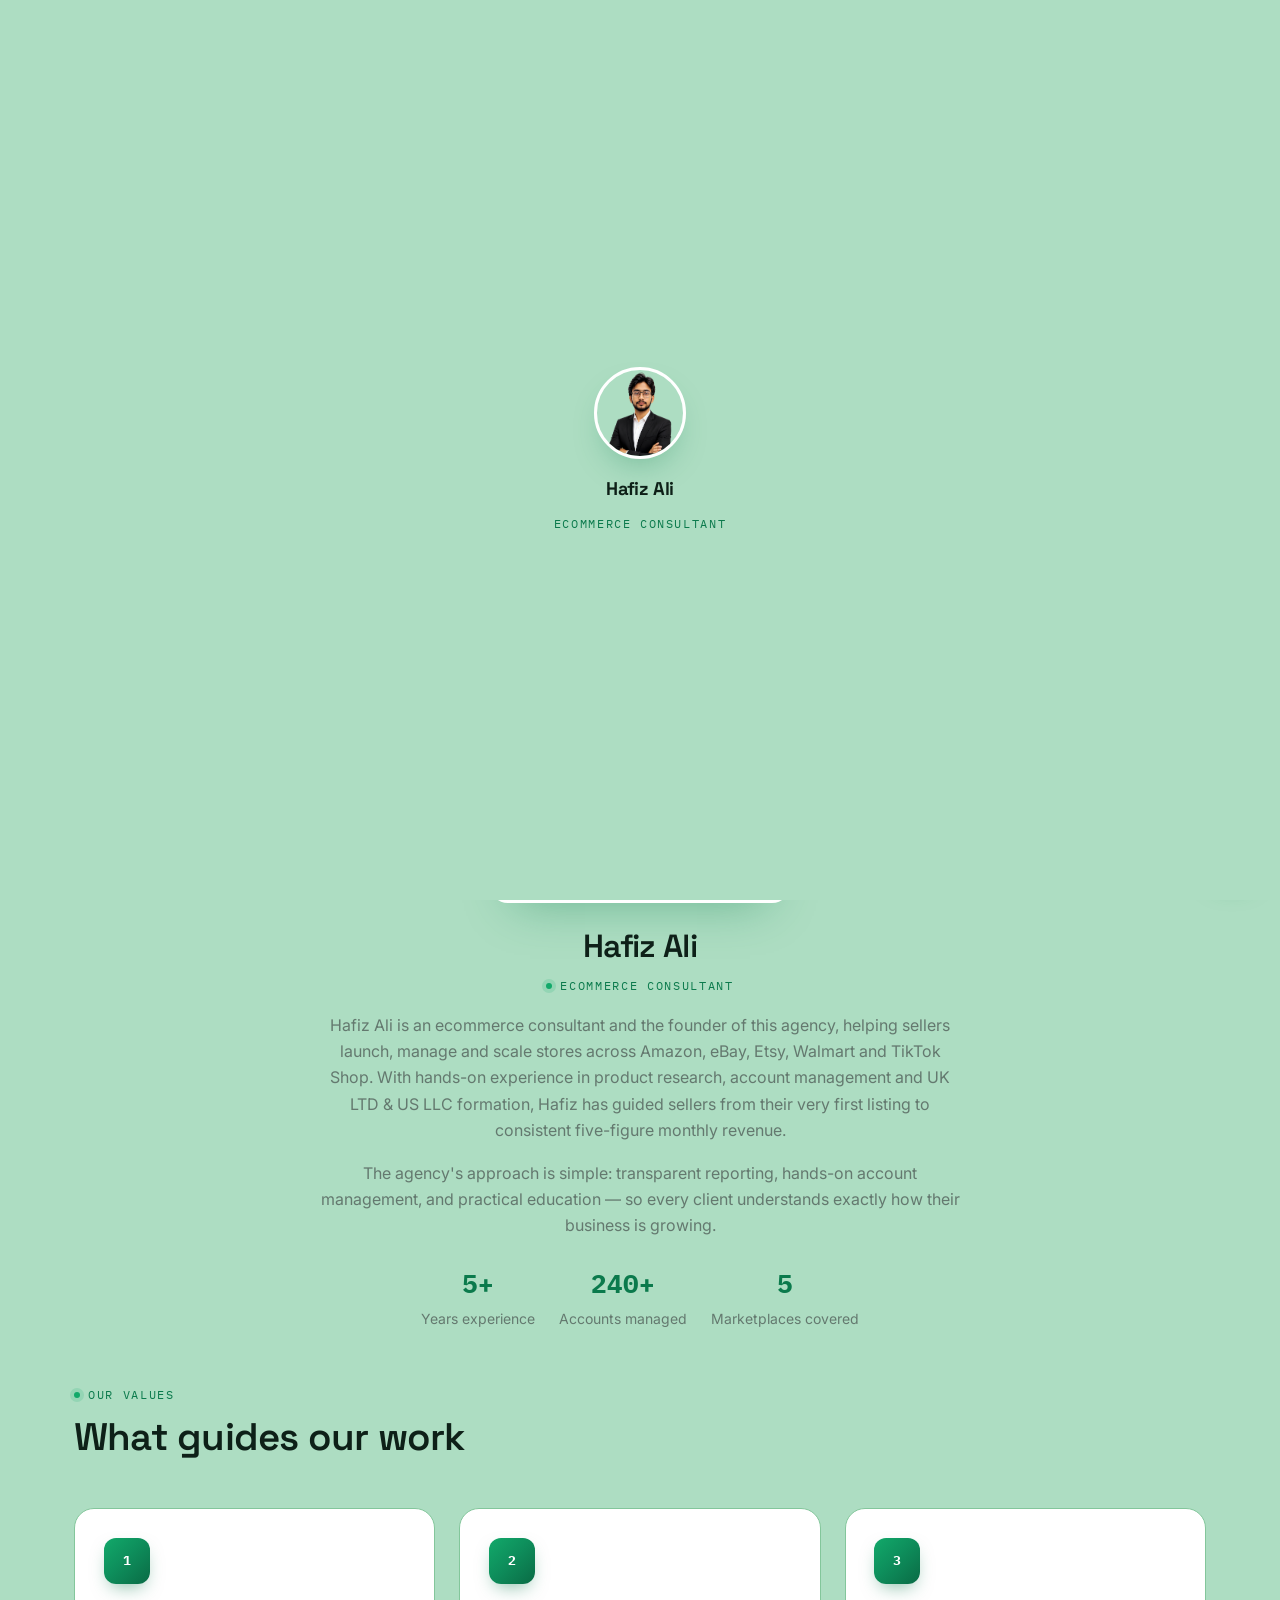
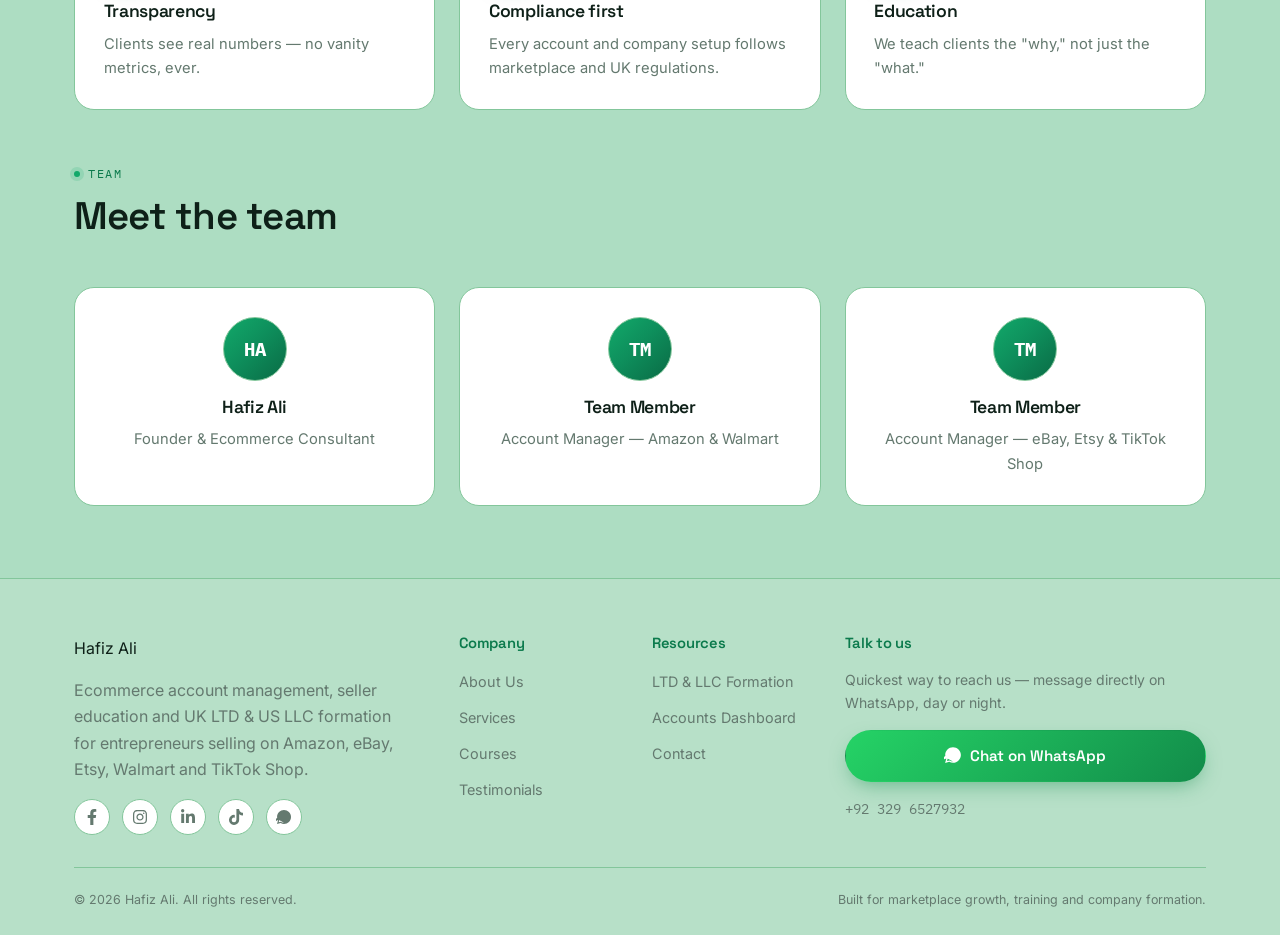
<file: about.html>
<!DOCTYPE html>
<html lang="en">
<head>
<meta charset="UTF-8">
<meta name="viewport" content="width=device-width, initial-scale=1.0">
<title>About Us | Hafiz Ali — Marketplace Growth Agency</title>
<meta name="description" content="About Hafiz Ali — ecommerce growth agency.">
<link rel="icon" href="data:image/svg+xml,<svg xmlns=%22http://www.w3.org/2000/svg%22 viewBox=%220 0 100 100%22><rect width=%22100%22 height=%22100%22 rx=%2220%22 fill=%22%230A0F0C%22/><text x=%2250%22 y=%2266%22 font-size=%2255%22 fill=%22%2335D07F%22 text-anchor=%22middle%22 font-family=%22monospace%22>h</text></svg>">
<link rel="preconnect" href="https://fonts.googleapis.com">
<link href="https://fonts.googleapis.com/css2?family=Space+Grotesk:wght@500;600;700&family=Inter:wght@400;500;600&family=IBM+Plex+Mono:wght@500;600&family=Noto+Nastaliq+Urdu:wght@500;600&display=swap" rel="stylesheet">
<link rel="stylesheet" href="https://cdnjs.cloudflare.com/ajax/libs/twitter-bootstrap/5.3.3/css/bootstrap.min.css">
<link rel="stylesheet" href="css/style.css">

</head>
<body>
<div id="preloader">
    <div class="loader-photo">
      <img src="img/hafiz-photo.png" alt="Hafiz Ali">
      <div class="loader-ring"></div>
    </div>
    <h2 class="loader-name">Hafiz Ali</h2>
    <p class="loader-tagline">Ecommerce Consultant</p>
  </div>
<nav class="navbar navbar-expand-lg mp-nav">
    <div class="container-custom">
      <a class="navbar-brand" href="index.html">
        <img src="img/logo-mark.png" alt="" class="brand-mark">
        Hafiz Ali
      </a>
      <button class="navbar-toggler" type="button" id="navToggleBtn" aria-label="Open menu" aria-expanded="false" aria-controls="mpNav">
        <span class="navbar-toggler-icon"></span>
      </button>
      <div class="nav-backdrop" id="navBackdrop"></div>
      <div class="navbar-collapse justify-content-end" id="mpNav">
        <button type="button" class="nav-close-btn" id="navCloseBtn" aria-label="Close menu">&times;</button>
        <ul class="navbar-nav align-items-lg-center gap-lg-1">
          <li class="nav-item"><a class="nav-link" href="index.html">Home</a></li>
          <li class="nav-item"><a class="nav-link" href="courses.html">Courses</a></li>
          <li class="nav-item"><a class="nav-link" href="services.html">Services</a></li>
          <li class="nav-item"><a class="nav-link" href="ltd-formation.html">LTD &amp; LLC Formation</a></li>
          <li class="nav-item"><a class="nav-link" href="testimonials.html">Testimonials</a></li>
          <li class="nav-item"><a class="nav-link" href="dashboard.html">Dashboard</a></li>
          <li class="nav-item"><a class="nav-link active" href="about.html">About</a></li>
          <li class="nav-item"><a class="nav-link" href="contact.html">Contact</a></li>
          <li class="nav-item ms-lg-2 mt-2 mt-lg-0">
            <a href="https://wa.me/923296527932?text=Hi%20Hafiz%2C%20I%20found%20your%20portfolio%20and%20I%27d%20like%20to%20talk%20about%20a%20project." target="_blank" rel="noopener" class="btn-mp btn-mp-whatsapp"><svg class="icon-wa" viewBox="0 0 448 512" fill="currentColor" aria-hidden="true"><path d="M380.9 97.1C339 55.1 283.2 32 223.9 32c-122.4 0-222 99.6-222 222 0 39.1 10.2 77.3 29.6 111L0 480l117.7-30.9c32.4 17.7 68.9 27 106.1 27h.1c122.3 0 224.1-99.6 224.1-222 0-59.3-25.2-115-67.1-157zm-157 341.6c-33.2 0-65.7-8.9-94-25.7l-6.7-4-69.8 18.3L72 359.2l-4.4-7c-18.5-29.4-28.2-63.3-28.2-98.20-101.7 82.8-184.5 184.6-184.5 49.3 0 95.6 19.2 130.4 54.1 34.8 34.9 56.2 81.2 56.1 130.5 0 101.8-84.9 184.6-186.6 184.6zm101.2-138.2c-5.5-2.8-32.8-16.2-37.9-18c-5.1-1.9-8.8-2.8-12.5 2.8-3.7 5.6-14.3 18-17.6 21.8-3.2 3.7-6.5 4.2-12 1.4-32.6-16.3-54-29.1-75.5-66-5.7-9.8 5.7-9.1 16.3-30.3 1.8-3.7.9-6.9-.5-9.7c-1.4-2.8-12.5-30.1-17.1-41.2-4.5-10.8-9.1-9.3-12.5-9.5-3.2-.2-6.9-.2-10.6-.2-3.7 0-9.7 1.4-14.8 6.9-5.1 5.6-19.4 19-19.4 46.3 0 27.3 19.9 53.7 22.6 57.4c2.8 3.7 39.1 59.7 94.8 83.8 35.2 15.2 49 16.5 66.6 13.9 10.7-1.6 32.8-13.4 37.4-26.4 4.6-13 4.6-24.1 3.2-26.4-1.3-2.5-5-3.9-10.5-6.6z"/></svg> WhatsApp Me</a>
          </li>
        </ul>
      </div>
    </div>
  </nav>
  <div class="ticker-wrap">
    <div class="ticker-track">
      <span class="up"><b>Amazon</b> +18.4% ▲</span>
      <span class="up"><b>eBay</b> +9.1% ▲</span>
      <span class="up"><b>Etsy</b> +22.7% ▲</span>
      <span class="up"><b>Walmart</b> +11.3% ▲</span>
      <span class="up"><b>TikTok Shop</b> +34.2% ▲</span>
      <span class="up"><b>Amazon FBA</b> +15.6% ▲</span>
      <span class="up"><b>eBay UK</b> +7.8% ▲</span>
      <span class="up"><b>Etsy Digital</b> +19.0% ▲</span>
    </div>
  </div>

  <div class="page-header">
    <div class="container-custom">
      <div class="breadcrumb-mp mb-2"><a href="index.html">Home</a> / About</div>
      <span class="eyebrow">Our story</span>
      <h1 class="mt-2 split-text">About Hafiz Ali</h1>
      <p class="text-muted-custom mt-2" style="max-width:600px;">
        The person and the story behind the agency.
      </p>
    </div>
  </div>

  <section class="section">
    <div class="container-custom">

      <div class="text-center mb-5 reveal-scale">
        <div class="about-profile-photo mx-auto mb-4">
          <img src="img/hafiz-photo.png" alt="Hafiz Ali - Ecommerce Consultant">
        </div>
        <h2 class="mb-1">Hafiz Ali</h2>
        <p class="eyebrow justify-content-center mb-3">Ecommerce Consultant</p>
        <p class="text-muted-custom mx-auto" style="max-width:640px;">
          Hafiz Ali is an ecommerce consultant and the founder of this agency,
          helping sellers launch, manage and scale stores across Amazon, eBay,
          Etsy, Walmart and TikTok Shop. With hands-on experience in product
          research, account management and UK LTD &amp; US LLC formation, Hafiz has
          guided sellers from their very first listing to consistent
          five-figure monthly revenue.
        </p>
        <p class="text-muted-custom mx-auto" style="max-width:640px;">
          The agency's approach is simple: transparent reporting, hands-on
          account management, and practical education — so every client
          understands exactly how their business is growing.
        </p>
        <div class="d-flex justify-content-center gap-4 mt-4 flex-wrap">
          <div><b class="d-block text-green" style="font-family:var(--font-mono);font-size:1.6rem;">5+</b><span class="text-muted-custom small">Years experience</span></div>
          <div><b class="d-block text-green" style="font-family:var(--font-mono);font-size:1.6rem;">240+</b><span class="text-muted-custom small">Accounts managed</span></div>
          <div><b class="d-block text-green" style="font-family:var(--font-mono);font-size:1.6rem;">5</b><span class="text-muted-custom small">Marketplaces covered</span></div>
        </div>
      </div>

      <div class="section-head reveal">
        <span class="eyebrow">Our values</span>
        <h2 class="mt-2">What guides our work</h2>
      </div>
      <div class="row g-4 mb-5" data-reveal-row>
        <div class="col-md-4">
          <div class="mp-card reveal">
            <div class="icon-box">1</div>
            <h3>Transparency</h3>
            <p>Clients see real numbers — no vanity metrics, ever.</p>
          </div>
        </div>
        <div class="col-md-4">
          <div class="mp-card reveal">
            <div class="icon-box">2</div>
            <h3>Compliance first</h3>
            <p>Every account and company setup follows marketplace and UK regulations.</p>
          </div>
        </div>
        <div class="col-md-4">
          <div class="mp-card reveal">
            <div class="icon-box">3</div>
            <h3>Education</h3>
            <p>We teach clients the "why," not just the "what."</p>
          </div>
        </div>
      </div>

      <div class="section-head reveal">
        <span class="eyebrow">Team</span>
        <h2 class="mt-2">Meet the team</h2>
      </div>
      <div class="row g-4" data-reveal-row>
        <div class="col-md-4">
          <div class="mp-card text-center reveal">
            <div class="avatar-mono mx-auto mb-3" style="width:64px;height:64px;font-size:1.2rem;">HA</div>
            <h3>Hafiz Ali</h3>
            <p class="text-muted-custom small">Founder &amp; Ecommerce Consultant</p>
          </div>
        </div>
        <div class="col-md-4">
          <div class="mp-card text-center reveal">
            <div class="avatar-mono mx-auto mb-3" style="width:64px;height:64px;font-size:1.2rem;">TM</div>
            <h3>Team Member</h3>
            <p class="text-muted-custom small">Account Manager — Amazon &amp; Walmart</p>
          </div>
        </div>
        <div class="col-md-4">
          <div class="mp-card text-center reveal">
            <div class="avatar-mono mx-auto mb-3" style="width:64px;height:64px;font-size:1.2rem;">TM</div>
            <h3>Team Member</h3>
            <p class="text-muted-custom small">Account Manager — eBay, Etsy &amp; TikTok Shop</p>
          </div>
        </div>
      </div>
    </div>
  </section>
<footer class="mp-footer">
    <div class="container-custom">
      <div class="row g-4">
        <div class="col-lg-4">
          <a class="navbar-brand mb-3 d-inline-flex" href="index.html">
            Hafiz Ali
          </a>
          <p class="text-muted-custom" style="max-width:320px;">
            Ecommerce account management, seller education and UK LTD &amp; US LLC formation for entrepreneurs selling on Amazon, eBay, Etsy,
            Walmart and TikTok Shop.
          </p>
          <div class="social-mini mt-3">
            <a href="https://www.facebook.com/profile.php?id=61591613211355" target="_blank" rel="noopener" aria-label="Facebook"><svg viewBox="0 0 320 512" fill="currentColor"><path d="M279.14 288l14.22-92.66h-88.91v-60.13c0-25.35 12.42-50.06 52.24-50.06h40.42V6.26S260.43 0 225.36 0c-73.22 0-121.08 44.38-121.08 124.72v70.62H22.89V288h81.39v224h100.17V288z"/></svg></a>
            <a href="https://www.instagram.com/ecommerwithHafiz?utm_source=qr&amp;igsi=bjc3b3NwOXVmZjBl" target="_blank" rel="noopener" aria-label="Instagram"><svg viewBox="0 0 448 512" fill="currentColor"><path d="M224.1 141c-63.6 0-114.9 51.3-114.9 114.9s51.3 114.9 114.9 114.9S339 319.5 339 255.9 287.7 141 224.1 141zm0 189.6c-41.1 0-74.7-33.5-74.7-74.7s33.5-74.7 74.7-74.7 74.7 33.5 74.7 74.7-33.6 74.7-74.7 74.7zm146.4-194.3c0 14.9-12 26.8-26.8 26.8-14.9 0-26.8-12-26.8-26.8s12-26.8 26.8-26.8 26.8 12 26.8 26.8zm76.1 27.2c-1.7-35.9-9.9-67.7-36.2-93.9-26.2-26.2-58-34.4-93.9-36.2-37-2.1-147.9-2.1-184.9 0-35.8 1.7-67.6 9.9-93.9 36.1s-34.4 58-36.2 93.9c-2.1 37-2.1 147.9 0 184.9 1.7 35.9 9.9 67.7 36.2 93.9s58 34.4 93.9 36.2c37 2.1 147.9 2.1 184.9 0 35.9-1.7 67.7-9.9 93.9-36.2 26.2-26.2 34.4-58 36.2-93.9 2.1-37 2.1-147.8 0-184.8zM398.8 388c-7.8 19.6-22.9 34.7-42.6 42.6-29.5 11.7-99.5 9-132.1 9s-102.7 2.6-132.1-9c-19.6-7.8-34.7-22.9-42.6-42.6-11.7-29.5-9-99.5-9-132.1s-2.6-102.7 9-132.1c7.8-19.6 22.9-34.7 42.6-42.6 29.5-11.7 99.5-9 132.1-9s102.7-2.6 132.1 9c19.6 7.8 34.7 22.9 42.6 42.6 11.7 29.5 9 99.5 9 132.1s2.7 102.7-9 132.1z"/></svg></a>
            <a href="https://www.linkedin.com/in/Hafiz-ali-amazon-growth-partner-253713386" target="_blank" rel="noopener" aria-label="LinkedIn"><svg viewBox="0 0 448 512" fill="currentColor"><path d="M100.28 448H7.4V149.5h92.88zm-46.44-338a53.79 53.79 0 1 1 53.79-53.79 53.79 53.79 0 0 1-53.79 53.79zM447.9 448h-92.68V302.4c0-34.7-.7-79.3-48.29-79.3-48.29 0-55.7 37.7-55.7 76.7V448h-92.78V149.5h89.08v40.8h1.3c12.4-23.5 42.7-48.3 87.9-48.3 94 0 111.28 61.9 111.28 142.3z"/></svg></a>
            <a href="https://www.tiktok.com/@ecommerceHafizali1?_r=1&amp;_t=ZS-999msJCgGY6" target="_blank" rel="noopener" aria-label="TikTok"><svg viewBox="0 0 448 512" fill="currentColor"><path d="M448 209.9a210.1 210.1 0 0 1-122.8-39.3V349.4A162.6 162.6 0 1 1 185 188.3v88.4a74.6 74.6 0 1 0 52.2 71.2V0h87a121.2 121.2 0 0 0 1.9 22.2A122.2 122.2 0 0 0 380 102.4a121.4 121.4 0 0 0 68 20.7z"/></svg></a>

            <a href="https://wa.me/923296527932?text=Hi%20Hafiz%2C%20I%20found%20your%20portfolio%20and%20I%27d%20like%20to%20talk%20about%20a%20project." target="_blank" rel="noopener" aria-label="WhatsApp"><svg class="icon-wa" viewBox="0 0 448 512" fill="currentColor" aria-hidden="true"><path d="M380.9 97.1C339 55.1 283.2 32 223.9 32c-122.4 0-222 99.6-222 222 0 39.1 10.2 77.3 29.6 111L0 480l117.7-30.9c32.4 17.7 68.9 27 106.1 27h.1c122.3 0 224.1-99.6 224.1-222 0-59.3-25.2-115-67.1-157zm-157 341.6c-33.2 0-65.7-8.9-94-25.7l-6.7-4-69.8 18.3L72 359.2l-4.4-7c-18.5-29.4-28.2-63.3-28.2-98.20-101.7 82.8-184.5 184.6-184.5 49.3 0 95.6 19.2 130.4 54.1 34.8 34.9 56.2 81.2 56.1 130.5 0 101.8-84.9 184.6-186.6 184.6zm101.2-138.2c-5.5-2.8-32.8-16.2-37.9-18c-5.1-1.9-8.8-2.8-12.5 2.8-3.7 5.6-14.3 18-17.6 21.8-3.2 3.7-6.5 4.2-12 1.4-32.6-16.3-54-29.1-75.5-66-5.7-9.8 5.7-9.1 16.3-30.3 1.8-3.7.9-6.9-.5-9.7c-1.4-2.8-12.5-30.1-17.1-41.2-4.5-10.8-9.1-9.3-12.5-9.5-3.2-.2-6.9-.2-10.6-.2-3.7 0-9.7 1.4-14.8 6.9-5.1 5.6-19.4 19-19.4 46.3 0 27.3 19.9 53.7 22.6 57.4c2.8 3.7 39.1 59.7 94.8 83.8 35.2 15.2 49 16.5 66.6 13.9 10.7-1.6 32.8-13.4 37.4-26.4 4.6-13 4.6-24.1 3.2-26.4-1.3-2.5-5-3.9-10.5-6.6z"/></svg></a>
          </div>
        </div>
        <div class="col-6 col-lg-2">
          <h5 class="text-green">Company</h5>
          <ul>
            <li><a href="about.html">About Us</a></li>
            <li><a href="services.html">Services</a></li>
            <li><a href="courses.html">Courses</a></li>
            <li><a href="testimonials.html">Testimonials</a></li>
          </ul>
        </div>
        <div class="col-6 col-lg-2">
          <h5 class="text-green">Resources</h5>
          <ul>
            <li><a href="ltd-formation.html">LTD &amp; LLC Formation</a></li>
            <li><a href="dashboard.html">Accounts Dashboard</a></li>
            <li><a href="contact.html">Contact</a></li>
          </ul>
        </div>
        <div class="col-lg-4">
          <h5 class="text-green">Talk to us</h5>
          <p class="text-muted-custom small">Quickest way to reach us — message directly on WhatsApp, day or night.</p>
          <a href="https://wa.me/923296527932?text=Hi%20Hafiz%2C%20I%20found%20your%20portfolio%20and%20I%27d%20like%20to%20talk%20about%20a%20project." target="_blank" rel="noopener" class="btn-mp btn-mp-whatsapp w-100 justify-content-center"><svg class="icon-wa" viewBox="0 0 448 512" fill="currentColor" aria-hidden="true"><path d="M380.9 97.1C339 55.1 283.2 32 223.9 32c-122.4 0-222 99.6-222 222 0 39.1 10.2 77.3 29.6 111L0 480l117.7-30.9c32.4 17.7 68.9 27 106.1 27h.1c122.3 0 224.1-99.6 224.1-222 0-59.3-25.2-115-67.1-157zm-157 341.6c-33.2 0-65.7-8.9-94-25.7l-6.7-4-69.8 18.3L72 359.2l-4.4-7c-18.5-29.4-28.2-63.3-28.2-98.20-101.7 82.8-184.5 184.6-184.5 49.3 0 95.6 19.2 130.4 54.1 34.8 34.9 56.2 81.2 56.1 130.5 0 101.8-84.9 184.6-186.6 184.6zm101.2-138.2c-5.5-2.8-32.8-16.2-37.9-18c-5.1-1.9-8.8-2.8-12.5 2.8-3.7 5.6-14.3 18-17.6 21.8-3.2 3.7-6.5 4.2-12 1.4-32.6-16.3-54-29.1-75.5-66-5.7-9.8 5.7-9.1 16.3-30.3 1.8-3.7.9-6.9-.5-9.7c-1.4-2.8-12.5-30.1-17.1-41.2-4.5-10.8-9.1-9.3-12.5-9.5-3.2-.2-6.9-.2-10.6-.2-3.7 0-9.7 1.4-14.8 6.9-5.1 5.6-19.4 19-19.4 46.3 0 27.3 19.9 53.7 22.6 57.4c2.8 3.7 39.1 59.7 94.8 83.8 35.2 15.2 49 16.5 66.6 13.9 10.7-1.6 32.8-13.4 37.4-26.4 4.6-13 4.6-24.1 3.2-26.4-1.3-2.5-5-3.9-10.5-6.6z"/></svg> Chat on WhatsApp</a>
          <p class="text-muted-custom small mt-3 mb-0" style="font-family:var(--font-mono);">+92 329 6527932</p>
        </div>
      </div>
      <div class="bottom-bar">
        <span>&copy; 2026 Hafiz Ali. All rights reserved.</span>
        <span>Built for marketplace growth, training and company formation.</span>
      </div>
    </div>
  </footer>
  <a href="https://wa.me/923296527932?text=Hi%20Hafiz%2C%20I%20found%20your%20portfolio%20and%20I%27d%20like%20to%20talk%20about%20a%20project." target="_blank" rel="noopener" class="wa-float" aria-label="Chat on WhatsApp"><svg class="icon-wa" viewBox="0 0 448 512" fill="currentColor" aria-hidden="true"><path d="M380.9 97.1C339 55.1 283.2 32 223.9 32c-122.4 0-222 99.6-222 222 0 39.1 10.2 77.3 29.6 111L0 480l117.7-30.9c32.4 17.7 68.9 27 106.1 27h.1c122.3 0 224.1-99.6 224.1-222 0-59.3-25.2-115-67.1-157zm-157 341.6c-33.2 0-65.7-8.9-94-25.7l-6.7-4-69.8 18.3L72 359.2l-4.4-7c-18.5-29.4-28.2-63.3-28.2-98.20-101.7 82.8-184.5 184.6-184.5 49.3 0 95.6 19.2 130.4 54.1 34.8 34.9 56.2 81.2 56.1 130.5 0 101.8-84.9 184.6-186.6 184.6zm101.2-138.2c-5.5-2.8-32.8-16.2-37.9-18c-5.1-1.9-8.8-2.8-12.5 2.8-3.7 5.6-14.3 18-17.6 21.8-3.2 3.7-6.5 4.2-12 1.4-32.6-16.3-54-29.1-75.5-66-5.7-9.8 5.7-9.1 16.3-30.3 1.8-3.7.9-6.9-.5-9.7c-1.4-2.8-12.5-30.1-17.1-41.2-4.5-10.8-9.1-9.3-12.5-9.5-3.2-.2-6.9-.2-10.6-.2-3.7 0-9.7 1.4-14.8 6.9-5.1 5.6-19.4 19-19.4 46.3 0 27.3 19.9 53.7 22.6 57.4c2.8 3.7 39.1 59.7 94.8 83.8 35.2 15.2 49 16.5 66.6 13.9 10.7-1.6 32.8-13.4 37.4-26.4 4.6-13 4.6-24.1 3.2-26.4-1.3-2.5-5-3.9-10.5-6.6z"/></svg></a>
  <script src="https://cdnjs.cloudflare.com/ajax/libs/twitter-bootstrap/5.3.3/js/bootstrap.bundle.min.js"></script>
  <script src="js/script.js"></script>

</body>
</html>
</file>
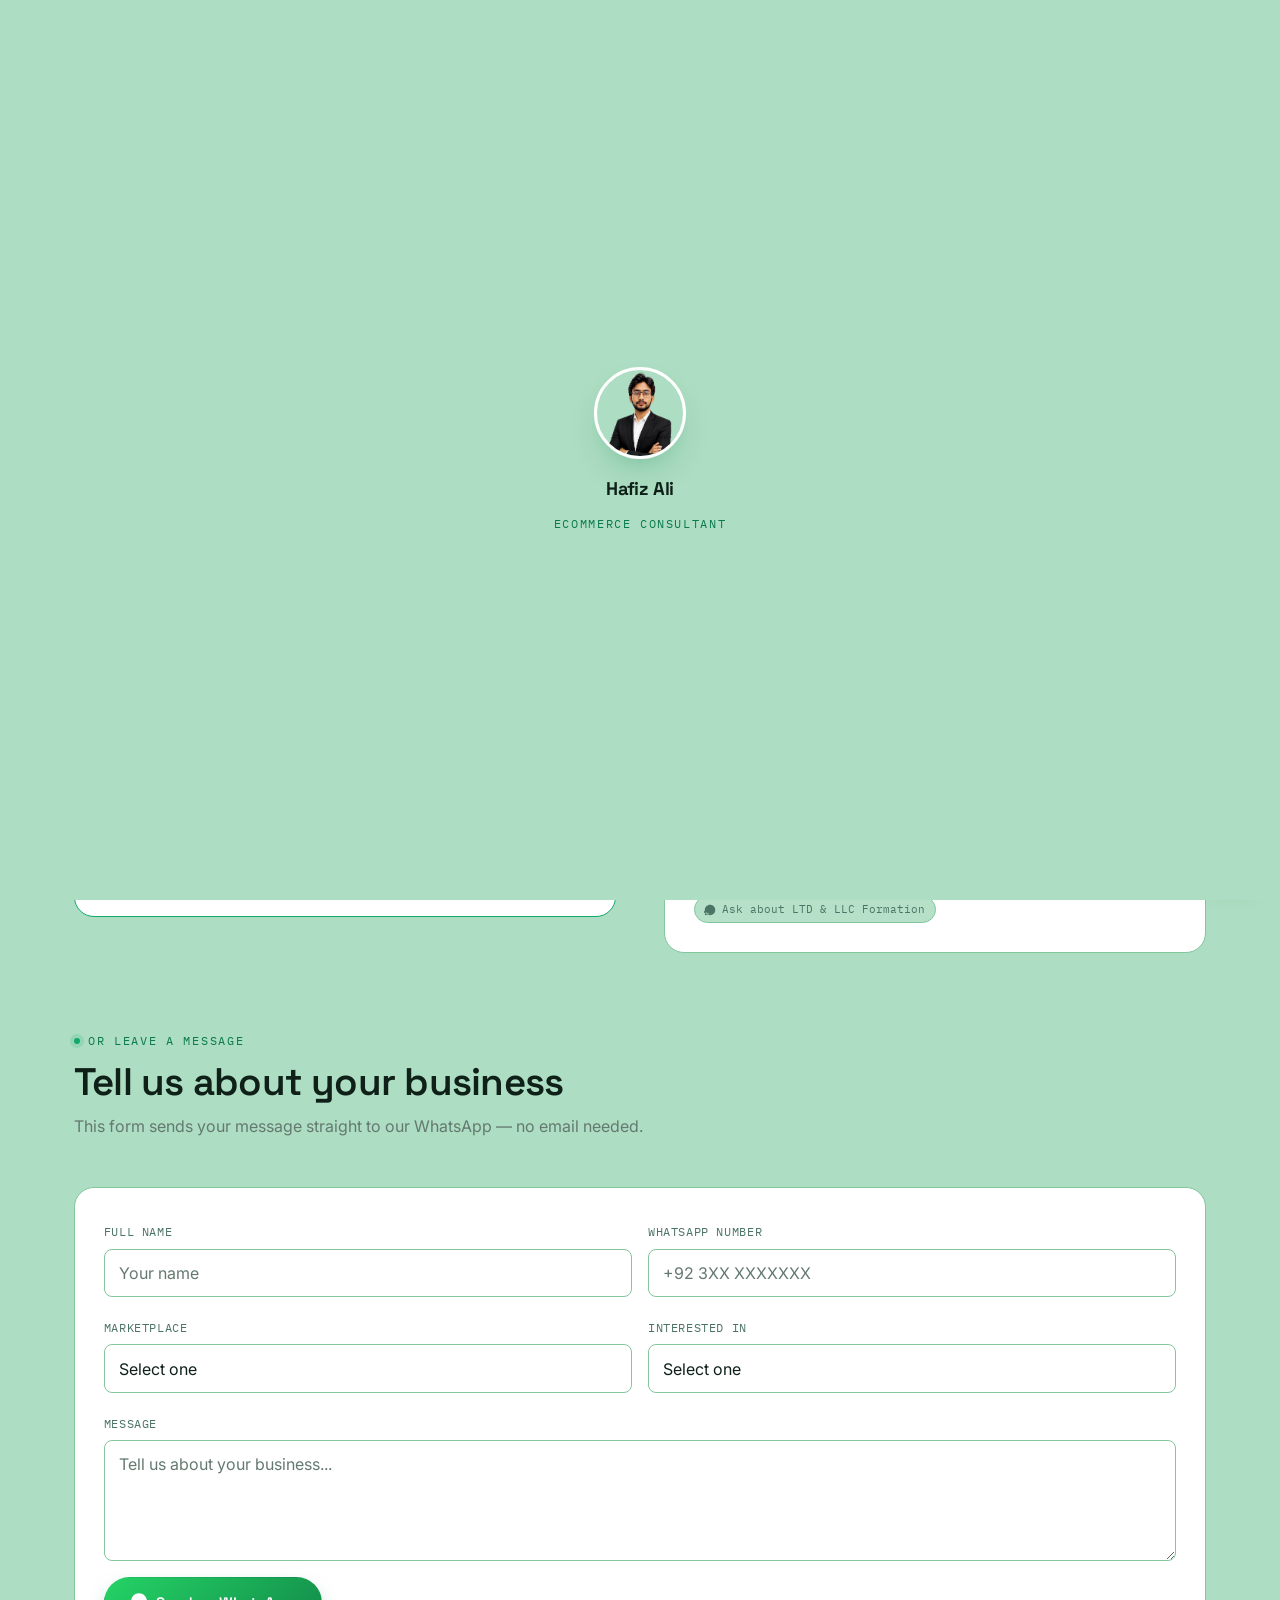
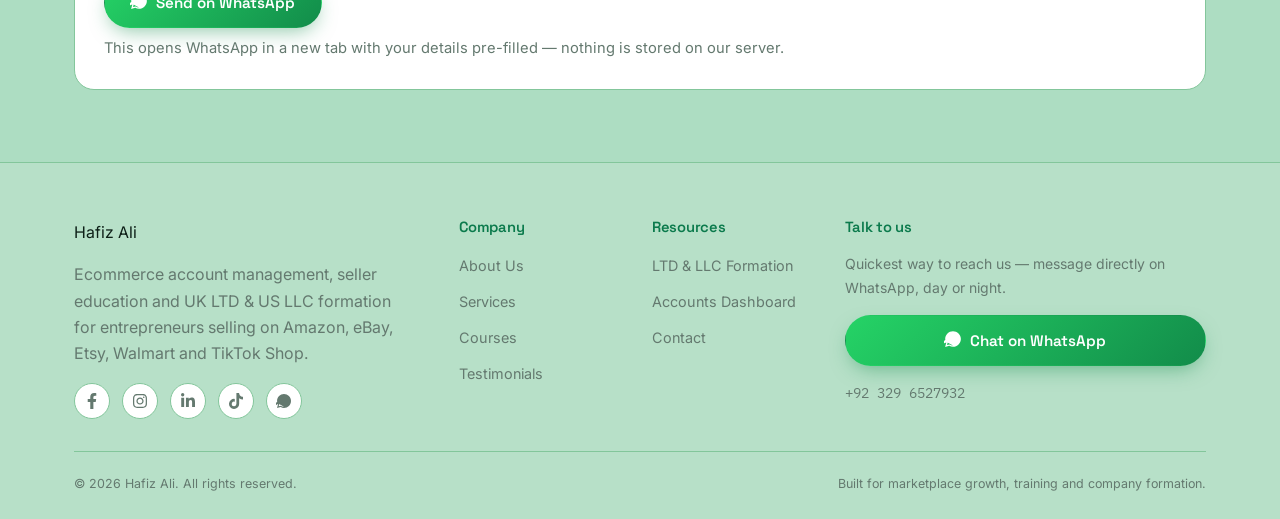
<file: contact.html>
<!DOCTYPE html>
<html lang="en">
<head>
<meta charset="UTF-8">
<meta name="viewport" content="width=device-width, initial-scale=1.0">
<title>Contact | Hafiz Ali — Marketplace Growth Agency</title>
<meta name="description" content="Get in touch with Hafiz Ali for a free strategy call.">
<link rel="icon" href="data:image/svg+xml,<svg xmlns=%22http://www.w3.org/2000/svg%22 viewBox=%220 0 100 100%22><rect width=%22100%22 height=%22100%22 rx=%2220%22 fill=%22%230A0F0C%22/><text x=%2250%22 y=%2266%22 font-size=%2255%22 fill=%22%2335D07F%22 text-anchor=%22middle%22 font-family=%22monospace%22>h</text></svg>">
<link rel="preconnect" href="https://fonts.googleapis.com">
<link href="https://fonts.googleapis.com/css2?family=Space+Grotesk:wght@500;600;700&family=Inter:wght@400;500;600&family=IBM+Plex+Mono:wght@500;600&family=Noto+Nastaliq+Urdu:wght@500;600&display=swap" rel="stylesheet">
<link rel="stylesheet" href="https://cdnjs.cloudflare.com/ajax/libs/twitter-bootstrap/5.3.3/css/bootstrap.min.css">
<link rel="stylesheet" href="css/style.css">

</head>
<body>
<div id="preloader">
    <div class="loader-photo">
      <img src="img/hafiz-photo.png" alt="Hafiz Ali">
      <div class="loader-ring"></div>
    </div>
    <h2 class="loader-name">Hafiz Ali</h2>
    <p class="loader-tagline">Ecommerce Consultant</p>
  </div>
<nav class="navbar navbar-expand-lg mp-nav">
    <div class="container-custom">
      <a class="navbar-brand" href="index.html">
        <img src="img/logo-mark.png" alt="" class="brand-mark">
        Hafiz Ali
      </a>
      <button class="navbar-toggler" type="button" id="navToggleBtn" aria-label="Open menu" aria-expanded="false" aria-controls="mpNav">
        <span class="navbar-toggler-icon"></span>
      </button>
      <div class="nav-backdrop" id="navBackdrop"></div>
      <div class="navbar-collapse justify-content-end" id="mpNav">
        <button type="button" class="nav-close-btn" id="navCloseBtn" aria-label="Close menu">&times;</button>
        <ul class="navbar-nav align-items-lg-center gap-lg-1">
          <li class="nav-item"><a class="nav-link" href="index.html">Home</a></li>
          <li class="nav-item"><a class="nav-link" href="courses.html">Courses</a></li>
          <li class="nav-item"><a class="nav-link" href="services.html">Services</a></li>
          <li class="nav-item"><a class="nav-link" href="ltd-formation.html">LTD &amp; LLC Formation</a></li>
          <li class="nav-item"><a class="nav-link" href="testimonials.html">Testimonials</a></li>
          <li class="nav-item"><a class="nav-link" href="dashboard.html">Dashboard</a></li>
          <li class="nav-item"><a class="nav-link" href="about.html">About</a></li>
          <li class="nav-item"><a class="nav-link active" href="contact.html">Contact</a></li>
          <li class="nav-item ms-lg-2 mt-2 mt-lg-0">
            <a href="https://wa.me/923296527932?text=Hi%20Hafiz%2C%20I%20found%20your%20portfolio%20and%20I%27d%20like%20to%20talk%20about%20a%20project." target="_blank" rel="noopener" class="btn-mp btn-mp-whatsapp"><svg class="icon-wa" viewBox="0 0 448 512" fill="currentColor" aria-hidden="true"><path d="M380.9 97.1C339 55.1 283.2 32 223.9 32c-122.4 0-222 99.6-222 222 0 39.1 10.2 77.3 29.6 111L0 480l117.7-30.9c32.4 17.7 68.9 27 106.1 27h.1c122.3 0 224.1-99.6 224.1-222 0-59.3-25.2-115-67.1-157zm-157 341.6c-33.2 0-65.7-8.9-94-25.7l-6.7-4-69.8 18.3L72 359.2l-4.4-7c-18.5-29.4-28.2-63.3-28.2-98.20-101.7 82.8-184.5 184.6-184.5 49.3 0 95.6 19.2 130.4 54.1 34.8 34.9 56.2 81.2 56.1 130.5 0 101.8-84.9 184.6-186.6 184.6zm101.2-138.2c-5.5-2.8-32.8-16.2-37.9-18c-5.1-1.9-8.8-2.8-12.5 2.8-3.7 5.6-14.3 18-17.6 21.8-3.2 3.7-6.5 4.2-12 1.4-32.6-16.3-54-29.1-75.5-66-5.7-9.8 5.7-9.1 16.3-30.3 1.8-3.7.9-6.9-.5-9.7c-1.4-2.8-12.5-30.1-17.1-41.2-4.5-10.8-9.1-9.3-12.5-9.5-3.2-.2-6.9-.2-10.6-.2-3.7 0-9.7 1.4-14.8 6.9-5.1 5.6-19.4 19-19.4 46.3 0 27.3 19.9 53.7 22.6 57.4c2.8 3.7 39.1 59.7 94.8 83.8 35.2 15.2 49 16.5 66.6 13.9 10.7-1.6 32.8-13.4 37.4-26.4 4.6-13 4.6-24.1 3.2-26.4-1.3-2.5-5-3.9-10.5-6.6z"/></svg> WhatsApp Me</a>
          </li>
        </ul>
      </div>
    </div>
  </nav>
  <div class="ticker-wrap">
    <div class="ticker-track">
      <span class="up"><b>Amazon</b> +18.4% ▲</span>
      <span class="up"><b>eBay</b> +9.1% ▲</span>
      <span class="up"><b>Etsy</b> +22.7% ▲</span>
      <span class="up"><b>Walmart</b> +11.3% ▲</span>
      <span class="up"><b>TikTok Shop</b> +34.2% ▲</span>
      <span class="up"><b>Amazon FBA</b> +15.6% ▲</span>
      <span class="up"><b>eBay UK</b> +7.8% ▲</span>
      <span class="up"><b>Etsy Digital</b> +19.0% ▲</span>
    </div>
  </div>

  <div class="page-header">
    <div class="container-custom">
      <div class="breadcrumb-mp mb-2"><a href="index.html">Home</a> / Contact</div>
      <span class="eyebrow">Get in touch</span>
      <h1 class="mt-2 split-text">Contact Us</h1>
      <p class="text-muted-custom mt-2" style="max-width:560px;">
        Fastest way to reach us is WhatsApp — message directly and get a
        reply the same day.
      </p>
    </div>
  </div>

  <section class="section">
    <div class="container-custom">
      <div class="row g-5 align-items-center">
        <div class="col-lg-6 reveal-left">
          <div class="mp-card p-4 p-lg-5 text-center" style="border-color:var(--green);">
            <div class="mx-auto mb-3" style="width:64px;height:64px;border-radius:50%;background:linear-gradient(135deg,#25D366,#128C4A);display:flex;align-items:center;justify-content:center;font-size:1.8rem;color:#fff;"><svg class="icon-wa" viewBox="0 0 448 512" fill="currentColor" aria-hidden="true"><path d="M380.9 97.1C339 55.1 283.2 32 223.9 32c-122.4 0-222 99.6-222 222 0 39.1 10.2 77.3 29.6 111L0 480l117.7-30.9c32.4 17.7 68.9 27 106.1 27h.1c122.3 0 224.1-99.6 224.1-222 0-59.3-25.2-115-67.1-157zm-157 341.6c-33.2 0-65.7-8.9-94-25.7l-6.7-4-69.8 18.3L72 359.2l-4.4-7c-18.5-29.4-28.2-63.3-28.2-98.20-101.7 82.8-184.5 184.6-184.5 49.3 0 95.6 19.2 130.4 54.1 34.8 34.9 56.2 81.2 56.1 130.5 0 101.8-84.9 184.6-186.6 184.6zm101.2-138.2c-5.5-2.8-32.8-16.2-37.9-18c-5.1-1.9-8.8-2.8-12.5 2.8-3.7 5.6-14.3 18-17.6 21.8-3.2 3.7-6.5 4.2-12 1.4-32.6-16.3-54-29.1-75.5-66-5.7-9.8 5.7-9.1 16.3-30.3 1.8-3.7.9-6.9-.5-9.7c-1.4-2.8-12.5-30.1-17.1-41.2-4.5-10.8-9.1-9.3-12.5-9.5-3.2-.2-6.9-.2-10.6-.2-3.7 0-9.7 1.4-14.8 6.9-5.1 5.6-19.4 19-19.4 46.3 0 27.3 19.9 53.7 22.6 57.4c2.8 3.7 39.1 59.7 94.8 83.8 35.2 15.2 49 16.5 66.6 13.9 10.7-1.6 32.8-13.4 37.4-26.4 4.6-13 4.6-24.1 3.2-26.4-1.3-2.5-5-3.9-10.5-6.6z"/></svg></div>
            <h2 class="mb-2">Chat on WhatsApp</h2>
            <p class="text-muted-custom mb-1" style="font-family:var(--font-mono);">+92 329 6527932</p>
            <p class="text-muted-custom small mb-4">Mon&ndash;Sat, 10:00&ndash;19:00 PKT &middot; usually replies within an hour</p>
            <a href="https://wa.me/923296527932?text=Hi%20Hafiz%2C%20I%27d%20like%20to%20talk%20about%20a%20project." target="_blank" rel="noopener" class="btn-mp btn-mp-whatsapp w-100 justify-content-center"><svg class="icon-wa" viewBox="0 0 448 512" fill="currentColor" aria-hidden="true"><path d="M380.9 97.1C339 55.1 283.2 32 223.9 32c-122.4 0-222 99.6-222 222 0 39.1 10.2 77.3 29.6 111L0 480l117.7-30.9c32.4 17.7 68.9 27 106.1 27h.1c122.3 0 224.1-99.6 224.1-222 0-59.3-25.2-115-67.1-157zm-157 341.6c-33.2 0-65.7-8.9-94-25.7l-6.7-4-69.8 18.3L72 359.2l-4.4-7c-18.5-29.4-28.2-63.3-28.2-98.20-101.7 82.8-184.5 184.6-184.5 49.3 0 95.6 19.2 130.4 54.1 34.8 34.9 56.2 81.2 56.1 130.5 0 101.8-84.9 184.6-186.6 184.6zm101.2-138.2c-5.5-2.8-32.8-16.2-37.9-18c-5.1-1.9-8.8-2.8-12.5 2.8-3.7 5.6-14.3 18-17.6 21.8-3.2 3.7-6.5 4.2-12 1.4-32.6-16.3-54-29.1-75.5-66-5.7-9.8 5.7-9.1 16.3-30.3 1.8-3.7.9-6.9-.5-9.7c-1.4-2.8-12.5-30.1-17.1-41.2-4.5-10.8-9.1-9.3-12.5-9.5-3.2-.2-6.9-.2-10.6-.2-3.7 0-9.7 1.4-14.8 6.9-5.1 5.6-19.4 19-19.4 46.3 0 27.3 19.9 53.7 22.6 57.4c2.8 3.7 39.1 59.7 94.8 83.8 35.2 15.2 49 16.5 66.6 13.9 10.7-1.6 32.8-13.4 37.4-26.4 4.6-13 4.6-24.1 3.2-26.4-1.3-2.5-5-3.9-10.5-6.6z"/></svg> Message on WhatsApp</a>
          </div>
        </div>

        <div class="col-lg-6 reveal-right">
          <div class="mp-card mb-3">
            <span class="eyebrow">Office</span>
            <h3 class="mt-2 mb-0" style="font-size:1.05rem;">Faisalabad, Pakistan</h3>
          </div>
          <div class="mp-card mb-3">
            <span class="eyebrow">Hours</span>
            <h3 class="mt-2 mb-0" style="font-size:1.05rem;">Mon&ndash;Sat, 10:00&ndash;19:00 PKT</h3>
          </div>
          <div class="mp-card">
            <span class="eyebrow">Quick links</span>
            <div class="d-flex flex-wrap gap-2 mt-3">
              <a href="https://wa.me/923296527932?text=Hi%20Hafiz%2C%20I%27d%20like%20to%20talk%20about%20your%20services." target="_blank" rel="noopener" class="tag-pill wa-tag"><svg class="icon-wa" viewBox="0 0 448 512" fill="currentColor" aria-hidden="true"><path d="M380.9 97.1C339 55.1 283.2 32 223.9 32c-122.4 0-222 99.6-222 222 0 39.1 10.2 77.3 29.6 111L0 480l117.7-30.9c32.4 17.7 68.9 27 106.1 27h.1c122.3 0 224.1-99.6 224.1-222 0-59.3-25.2-115-67.1-157zm-157 341.6c-33.2 0-65.7-8.9-94-25.7l-6.7-4-69.8 18.3L72 359.2l-4.4-7c-18.5-29.4-28.2-63.3-28.2-98.20-101.7 82.8-184.5 184.6-184.5 49.3 0 95.6 19.2 130.4 54.1 34.8 34.9 56.2 81.2 56.1 130.5 0 101.8-84.9 184.6-186.6 184.6zm101.2-138.2c-5.5-2.8-32.8-16.2-37.9-18c-5.1-1.9-8.8-2.8-12.5 2.8-3.7 5.6-14.3 18-17.6 21.8-3.2 3.7-6.5 4.2-12 1.4-32.6-16.3-54-29.1-75.5-66-5.7-9.8 5.7-9.1 16.3-30.3 1.8-3.7.9-6.9-.5-9.7c-1.4-2.8-12.5-30.1-17.1-41.2-4.5-10.8-9.1-9.3-12.5-9.5-3.2-.2-6.9-.2-10.6-.2-3.7 0-9.7 1.4-14.8 6.9-5.1 5.6-19.4 19-19.4 46.3 0 27.3 19.9 53.7 22.6 57.4c2.8 3.7 39.1 59.7 94.8 83.8 35.2 15.2 49 16.5 66.6 13.9 10.7-1.6 32.8-13.4 37.4-26.4 4.6-13 4.6-24.1 3.2-26.4-1.3-2.5-5-3.9-10.5-6.6z"/></svg> Ask about Services</a>
              <a href="https://wa.me/923296527932?text=Hi%20Hafiz%2C%20I%27d%20like%20to%20know%20more%20about%20your%20courses." target="_blank" rel="noopener" class="tag-pill wa-tag"><svg class="icon-wa" viewBox="0 0 448 512" fill="currentColor" aria-hidden="true"><path d="M380.9 97.1C339 55.1 283.2 32 223.9 32c-122.4 0-222 99.6-222 222 0 39.1 10.2 77.3 29.6 111L0 480l117.7-30.9c32.4 17.7 68.9 27 106.1 27h.1c122.3 0 224.1-99.6 224.1-222 0-59.3-25.2-115-67.1-157zm-157 341.6c-33.2 0-65.7-8.9-94-25.7l-6.7-4-69.8 18.3L72 359.2l-4.4-7c-18.5-29.4-28.2-63.3-28.2-98.20-101.7 82.8-184.5 184.6-184.5 49.3 0 95.6 19.2 130.4 54.1 34.8 34.9 56.2 81.2 56.1 130.5 0 101.8-84.9 184.6-186.6 184.6zm101.2-138.2c-5.5-2.8-32.8-16.2-37.9-18c-5.1-1.9-8.8-2.8-12.5 2.8-3.7 5.6-14.3 18-17.6 21.8-3.2 3.7-6.5 4.2-12 1.4-32.6-16.3-54-29.1-75.5-66-5.7-9.8 5.7-9.1 16.3-30.3 1.8-3.7.9-6.9-.5-9.7c-1.4-2.8-12.5-30.1-17.1-41.2-4.5-10.8-9.1-9.3-12.5-9.5-3.2-.2-6.9-.2-10.6-.2-3.7 0-9.7 1.4-14.8 6.9-5.1 5.6-19.4 19-19.4 46.3 0 27.3 19.9 53.7 22.6 57.4c2.8 3.7 39.1 59.7 94.8 83.8 35.2 15.2 49 16.5 66.6 13.9 10.7-1.6 32.8-13.4 37.4-26.4 4.6-13 4.6-24.1 3.2-26.4-1.3-2.5-5-3.9-10.5-6.6z"/></svg> Ask about Courses</a>
              <a href="https://wa.me/923296527932?text=Hi%20Hafiz%2C%20I%27d%20like%20to%20know%20more%20about%20LTD%20%26%20LLC%20Formation." target="_blank" rel="noopener" class="tag-pill wa-tag"><svg class="icon-wa" viewBox="0 0 448 512" fill="currentColor" aria-hidden="true"><path d="M380.9 97.1C339 55.1 283.2 32 223.9 32c-122.4 0-222 99.6-222 222 0 39.1 10.2 77.3 29.6 111L0 480l117.7-30.9c32.4 17.7 68.9 27 106.1 27h.1c122.3 0 224.1-99.6 224.1-222 0-59.3-25.2-115-67.1-157zm-157 341.6c-33.2 0-65.7-8.9-94-25.7l-6.7-4-69.8 18.3L72 359.2l-4.4-7c-18.5-29.4-28.2-63.3-28.2-98.20-101.7 82.8-184.5 184.6-184.5 49.3 0 95.6 19.2 130.4 54.1 34.8 34.9 56.2 81.2 56.1 130.5 0 101.8-84.9 184.6-186.6 184.6zm101.2-138.2c-5.5-2.8-32.8-16.2-37.9-18c-5.1-1.9-8.8-2.8-12.5 2.8-3.7 5.6-14.3 18-17.6 21.8-3.2 3.7-6.5 4.2-12 1.4-32.6-16.3-54-29.1-75.5-66-5.7-9.8 5.7-9.1 16.3-30.3 1.8-3.7.9-6.9-.5-9.7c-1.4-2.8-12.5-30.1-17.1-41.2-4.5-10.8-9.1-9.3-12.5-9.5-3.2-.2-6.9-.2-10.6-.2-3.7 0-9.7 1.4-14.8 6.9-5.1 5.6-19.4 19-19.4 46.3 0 27.3 19.9 53.7 22.6 57.4c2.8 3.7 39.1 59.7 94.8 83.8 35.2 15.2 49 16.5 66.6 13.9 10.7-1.6 32.8-13.4 37.4-26.4 4.6-13 4.6-24.1 3.2-26.4-1.3-2.5-5-3.9-10.5-6.6z"/></svg> Ask about LTD &amp; LLC Formation</a>
            </div>
          </div>
        </div>
      </div>
    </div>
  </section>

  <section class="section pt-0">
    <div class="container-custom">
      <div class="section-head reveal">
        <span class="eyebrow">Or leave a message</span>
        <h2 class="mt-2">Tell us about your business</h2>
        <p class="text-muted-custom mt-2">This form sends your message straight to our WhatsApp — no email needed.</p>
      </div>
      <div class="mp-card reveal">
        <div id="formSuccess" class="alert alert-success d-none" style="background:rgba(18,169,106,.1);border:1px solid var(--green);color:var(--green-deep);">
          Opening WhatsApp with your message&hellip; if it doesn't open automatically, <a href="https://wa.me/923296527932?text=Hi%20Hafiz%2C%20I%27d%20like%20to%20talk%20about%20a%20project." target="_blank" rel="noopener" style="text-decoration:underline;">tap here</a>.
        </div>
        <form id="contactForm" class="form-mp">
          <div class="row g-3">
            <div class="col-md-6">
              <label for="cf-name">Full Name</label>
              <input type="text" class="form-control" id="cf-name" name="name" placeholder="Your name" required>
            </div>
            <div class="col-md-6">
              <label for="cf-phone">WhatsApp Number</label>
              <input type="tel" class="form-control" id="cf-phone" name="phone" placeholder="+92 3XX XXXXXXX" required>
            </div>
            <div class="col-md-6">
              <label for="cf-marketplace">Marketplace</label>
              <select class="form-select" id="cf-marketplace" name="marketplace" required>
                <option value="" selected disabled>Select one</option>
                <option>Amazon</option>
                <option>eBay</option>
                <option>Etsy</option>
                <option>Walmart</option>
                <option>TikTok Shop</option>
                <option>Not selling yet</option>
              </select>
            </div>
            <div class="col-md-6">
              <label for="cf-interest">Interested in</label>
              <select class="form-select" id="cf-interest" name="interest" required>
                <option value="" selected disabled>Select one</option>
                <option>Account Management</option>
                <option>Course</option>
                <option>LTD &amp; LLC Formation</option>
                <option>Something else</option>
              </select>
            </div>
            <div class="col-12">
              <label for="cf-message">Message</label>
              <textarea class="form-control" id="cf-message" name="message" rows="4" placeholder="Tell us about your business..." required></textarea>
            </div>
            <div class="col-12">
              <button type="submit" class="btn-mp btn-mp-whatsapp"><svg class="icon-wa" viewBox="0 0 448 512" fill="currentColor" aria-hidden="true"><path d="M380.9 97.1C339 55.1 283.2 32 223.9 32c-122.4 0-222 99.6-222 222 0 39.1 10.2 77.3 29.6 111L0 480l117.7-30.9c32.4 17.7 68.9 27 106.1 27h.1c122.3 0 224.1-99.6 224.1-222 0-59.3-25.2-115-67.1-157zm-157 341.6c-33.2 0-65.7-8.9-94-25.7l-6.7-4-69.8 18.3L72 359.2l-4.4-7c-18.5-29.4-28.2-63.3-28.2-98.20-101.7 82.8-184.5 184.6-184.5 49.3 0 95.6 19.2 130.4 54.1 34.8 34.9 56.2 81.2 56.1 130.5 0 101.8-84.9 184.6-186.6 184.6zm101.2-138.2c-5.5-2.8-32.8-16.2-37.9-18c-5.1-1.9-8.8-2.8-12.5 2.8-3.7 5.6-14.3 18-17.6 21.8-3.2 3.7-6.5 4.2-12 1.4-32.6-16.3-54-29.1-75.5-66-5.7-9.8 5.7-9.1 16.3-30.3 1.8-3.7.9-6.9-.5-9.7c-1.4-2.8-12.5-30.1-17.1-41.2-4.5-10.8-9.1-9.3-12.5-9.5-3.2-.2-6.9-.2-10.6-.2-3.7 0-9.7 1.4-14.8 6.9-5.1 5.6-19.4 19-19.4 46.3 0 27.3 19.9 53.7 22.6 57.4c2.8 3.7 39.1 59.7 94.8 83.8 35.2 15.2 49 16.5 66.6 13.9 10.7-1.6 32.8-13.4 37.4-26.4 4.6-13 4.6-24.1 3.2-26.4-1.3-2.5-5-3.9-10.5-6.6z"/></svg> Send on WhatsApp</button>
              <p class="text-muted-custom small mt-2 mb-0">This opens WhatsApp in a new tab with your details pre-filled — nothing is stored on our server.</p>
            </div>
          </div>
        </form>
      </div>
    </div>
  </section>
<footer class="mp-footer">
    <div class="container-custom">
      <div class="row g-4">
        <div class="col-lg-4">
          <a class="navbar-brand mb-3 d-inline-flex" href="index.html">
            Hafiz Ali
          </a>
          <p class="text-muted-custom" style="max-width:320px;">
            Ecommerce account management, seller education and UK LTD &amp; US LLC formation for entrepreneurs selling on Amazon, eBay, Etsy,
            Walmart and TikTok Shop.
          </p>
          <div class="social-mini mt-3">
            <a href="https://www.facebook.com/profile.php?id=61591613211355" target="_blank" rel="noopener" aria-label="Facebook"><svg viewBox="0 0 320 512" fill="currentColor"><path d="M279.14 288l14.22-92.66h-88.91v-60.13c0-25.35 12.42-50.06 52.24-50.06h40.42V6.26S260.43 0 225.36 0c-73.22 0-121.08 44.38-121.08 124.72v70.62H22.89V288h81.39v224h100.17V288z"/></svg></a>
            <a href="https://www.instagram.com/ecommerwithHafiz?utm_source=qr&amp;igsi=bjc3b3NwOXVmZjBl" target="_blank" rel="noopener" aria-label="Instagram"><svg viewBox="0 0 448 512" fill="currentColor"><path d="M224.1 141c-63.6 0-114.9 51.3-114.9 114.9s51.3 114.9 114.9 114.9S339 319.5 339 255.9 287.7 141 224.1 141zm0 189.6c-41.1 0-74.7-33.5-74.7-74.7s33.5-74.7 74.7-74.7 74.7 33.5 74.7 74.7-33.6 74.7-74.7 74.7zm146.4-194.3c0 14.9-12 26.8-26.8 26.8-14.9 0-26.8-12-26.8-26.8s12-26.8 26.8-26.8 26.8 12 26.8 26.8zm76.1 27.2c-1.7-35.9-9.9-67.7-36.2-93.9-26.2-26.2-58-34.4-93.9-36.2-37-2.1-147.9-2.1-184.9 0-35.8 1.7-67.6 9.9-93.9 36.1s-34.4 58-36.2 93.9c-2.1 37-2.1 147.9 0 184.9 1.7 35.9 9.9 67.7 36.2 93.9s58 34.4 93.9 36.2c37 2.1 147.9 2.1 184.9 0 35.9-1.7 67.7-9.9 93.9-36.2 26.2-26.2 34.4-58 36.2-93.9 2.1-37 2.1-147.8 0-184.8zM398.8 388c-7.8 19.6-22.9 34.7-42.6 42.6-29.5 11.7-99.5 9-132.1 9s-102.7 2.6-132.1-9c-19.6-7.8-34.7-22.9-42.6-42.6-11.7-29.5-9-99.5-9-132.1s-2.6-102.7 9-132.1c7.8-19.6 22.9-34.7 42.6-42.6 29.5-11.7 99.5-9 132.1-9s102.7-2.6 132.1 9c19.6 7.8 34.7 22.9 42.6 42.6 11.7 29.5 9 99.5 9 132.1s2.7 102.7-9 132.1z"/></svg></a>
            <a href="https://www.linkedin.com/in/Hafiz-ali-amazon-growth-partner-253713386" target="_blank" rel="noopener" aria-label="LinkedIn"><svg viewBox="0 0 448 512" fill="currentColor"><path d="M100.28 448H7.4V149.5h92.88zm-46.44-338a53.79 53.79 0 1 1 53.79-53.79 53.79 53.79 0 0 1-53.79 53.79zM447.9 448h-92.68V302.4c0-34.7-.7-79.3-48.29-79.3-48.29 0-55.7 37.7-55.7 76.7V448h-92.78V149.5h89.08v40.8h1.3c12.4-23.5 42.7-48.3 87.9-48.3 94 0 111.28 61.9 111.28 142.3z"/></svg></a>
            <a href="https://www.tiktok.com/@ecommerceHafizali1?_r=1&amp;_t=ZS-999msJCgGY6" target="_blank" rel="noopener" aria-label="TikTok"><svg viewBox="0 0 448 512" fill="currentColor"><path d="M448 209.9a210.1 210.1 0 0 1-122.8-39.3V349.4A162.6 162.6 0 1 1 185 188.3v88.4a74.6 74.6 0 1 0 52.2 71.2V0h87a121.2 121.2 0 0 0 1.9 22.2A122.2 122.2 0 0 0 380 102.4a121.4 121.4 0 0 0 68 20.7z"/></svg></a>

            <a href="https://wa.me/923296527932?text=Hi%20Hafiz%2C%20I%20found%20your%20portfolio%20and%20I%27d%20like%20to%20talk%20about%20a%20project." target="_blank" rel="noopener" aria-label="WhatsApp"><svg class="icon-wa" viewBox="0 0 448 512" fill="currentColor" aria-hidden="true"><path d="M380.9 97.1C339 55.1 283.2 32 223.9 32c-122.4 0-222 99.6-222 222 0 39.1 10.2 77.3 29.6 111L0 480l117.7-30.9c32.4 17.7 68.9 27 106.1 27h.1c122.3 0 224.1-99.6 224.1-222 0-59.3-25.2-115-67.1-157zm-157 341.6c-33.2 0-65.7-8.9-94-25.7l-6.7-4-69.8 18.3L72 359.2l-4.4-7c-18.5-29.4-28.2-63.3-28.2-98.20-101.7 82.8-184.5 184.6-184.5 49.3 0 95.6 19.2 130.4 54.1 34.8 34.9 56.2 81.2 56.1 130.5 0 101.8-84.9 184.6-186.6 184.6zm101.2-138.2c-5.5-2.8-32.8-16.2-37.9-18c-5.1-1.9-8.8-2.8-12.5 2.8-3.7 5.6-14.3 18-17.6 21.8-3.2 3.7-6.5 4.2-12 1.4-32.6-16.3-54-29.1-75.5-66-5.7-9.8 5.7-9.1 16.3-30.3 1.8-3.7.9-6.9-.5-9.7c-1.4-2.8-12.5-30.1-17.1-41.2-4.5-10.8-9.1-9.3-12.5-9.5-3.2-.2-6.9-.2-10.6-.2-3.7 0-9.7 1.4-14.8 6.9-5.1 5.6-19.4 19-19.4 46.3 0 27.3 19.9 53.7 22.6 57.4c2.8 3.7 39.1 59.7 94.8 83.8 35.2 15.2 49 16.5 66.6 13.9 10.7-1.6 32.8-13.4 37.4-26.4 4.6-13 4.6-24.1 3.2-26.4-1.3-2.5-5-3.9-10.5-6.6z"/></svg></a>
          </div>
        </div>
        <div class="col-6 col-lg-2">
          <h5 class="text-green">Company</h5>
          <ul>
            <li><a href="about.html">About Us</a></li>
            <li><a href="services.html">Services</a></li>
            <li><a href="courses.html">Courses</a></li>
            <li><a href="testimonials.html">Testimonials</a></li>
          </ul>
        </div>
        <div class="col-6 col-lg-2">
          <h5 class="text-green">Resources</h5>
          <ul>
            <li><a href="ltd-formation.html">LTD &amp; LLC Formation</a></li>
            <li><a href="dashboard.html">Accounts Dashboard</a></li>
            <li><a href="contact.html">Contact</a></li>
          </ul>
        </div>
        <div class="col-lg-4">
          <h5 class="text-green">Talk to us</h5>
          <p class="text-muted-custom small">Quickest way to reach us — message directly on WhatsApp, day or night.</p>
          <a href="https://wa.me/923296527932?text=Hi%20Hafiz%2C%20I%20found%20your%20portfolio%20and%20I%27d%20like%20to%20talk%20about%20a%20project." target="_blank" rel="noopener" class="btn-mp btn-mp-whatsapp w-100 justify-content-center"><svg class="icon-wa" viewBox="0 0 448 512" fill="currentColor" aria-hidden="true"><path d="M380.9 97.1C339 55.1 283.2 32 223.9 32c-122.4 0-222 99.6-222 222 0 39.1 10.2 77.3 29.6 111L0 480l117.7-30.9c32.4 17.7 68.9 27 106.1 27h.1c122.3 0 224.1-99.6 224.1-222 0-59.3-25.2-115-67.1-157zm-157 341.6c-33.2 0-65.7-8.9-94-25.7l-6.7-4-69.8 18.3L72 359.2l-4.4-7c-18.5-29.4-28.2-63.3-28.2-98.20-101.7 82.8-184.5 184.6-184.5 49.3 0 95.6 19.2 130.4 54.1 34.8 34.9 56.2 81.2 56.1 130.5 0 101.8-84.9 184.6-186.6 184.6zm101.2-138.2c-5.5-2.8-32.8-16.2-37.9-18c-5.1-1.9-8.8-2.8-12.5 2.8-3.7 5.6-14.3 18-17.6 21.8-3.2 3.7-6.5 4.2-12 1.4-32.6-16.3-54-29.1-75.5-66-5.7-9.8 5.7-9.1 16.3-30.3 1.8-3.7.9-6.9-.5-9.7c-1.4-2.8-12.5-30.1-17.1-41.2-4.5-10.8-9.1-9.3-12.5-9.5-3.2-.2-6.9-.2-10.6-.2-3.7 0-9.7 1.4-14.8 6.9-5.1 5.6-19.4 19-19.4 46.3 0 27.3 19.9 53.7 22.6 57.4c2.8 3.7 39.1 59.7 94.8 83.8 35.2 15.2 49 16.5 66.6 13.9 10.7-1.6 32.8-13.4 37.4-26.4 4.6-13 4.6-24.1 3.2-26.4-1.3-2.5-5-3.9-10.5-6.6z"/></svg> Chat on WhatsApp</a>
          <p class="text-muted-custom small mt-3 mb-0" style="font-family:var(--font-mono);">+92 329 6527932</p>
        </div>
      </div>
      <div class="bottom-bar">
        <span>&copy; 2026 Hafiz Ali. All rights reserved.</span>
        <span>Built for marketplace growth, training and company formation.</span>
      </div>
    </div>
  </footer>
  <a href="https://wa.me/923296527932?text=Hi%20Hafiz%2C%20I%20found%20your%20portfolio%20and%20I%27d%20like%20to%20talk%20about%20a%20project." target="_blank" rel="noopener" class="wa-float" aria-label="Chat on WhatsApp"><svg class="icon-wa" viewBox="0 0 448 512" fill="currentColor" aria-hidden="true"><path d="M380.9 97.1C339 55.1 283.2 32 223.9 32c-122.4 0-222 99.6-222 222 0 39.1 10.2 77.3 29.6 111L0 480l117.7-30.9c32.4 17.7 68.9 27 106.1 27h.1c122.3 0 224.1-99.6 224.1-222 0-59.3-25.2-115-67.1-157zm-157 341.6c-33.2 0-65.7-8.9-94-25.7l-6.7-4-69.8 18.3L72 359.2l-4.4-7c-18.5-29.4-28.2-63.3-28.2-98.20-101.7 82.8-184.5 184.6-184.5 49.3 0 95.6 19.2 130.4 54.1 34.8 34.9 56.2 81.2 56.1 130.5 0 101.8-84.9 184.6-186.6 184.6zm101.2-138.2c-5.5-2.8-32.8-16.2-37.9-18c-5.1-1.9-8.8-2.8-12.5 2.8-3.7 5.6-14.3 18-17.6 21.8-3.2 3.7-6.5 4.2-12 1.4-32.6-16.3-54-29.1-75.5-66-5.7-9.8 5.7-9.1 16.3-30.3 1.8-3.7.9-6.9-.5-9.7c-1.4-2.8-12.5-30.1-17.1-41.2-4.5-10.8-9.1-9.3-12.5-9.5-3.2-.2-6.9-.2-10.6-.2-3.7 0-9.7 1.4-14.8 6.9-5.1 5.6-19.4 19-19.4 46.3 0 27.3 19.9 53.7 22.6 57.4c2.8 3.7 39.1 59.7 94.8 83.8 35.2 15.2 49 16.5 66.6 13.9 10.7-1.6 32.8-13.4 37.4-26.4 4.6-13 4.6-24.1 3.2-26.4-1.3-2.5-5-3.9-10.5-6.6z"/></svg></a>
  <script src="https://cdnjs.cloudflare.com/ajax/libs/twitter-bootstrap/5.3.3/js/bootstrap.bundle.min.js"></script>
  <script src="js/script.js"></script>

</body>
</html>
</file>
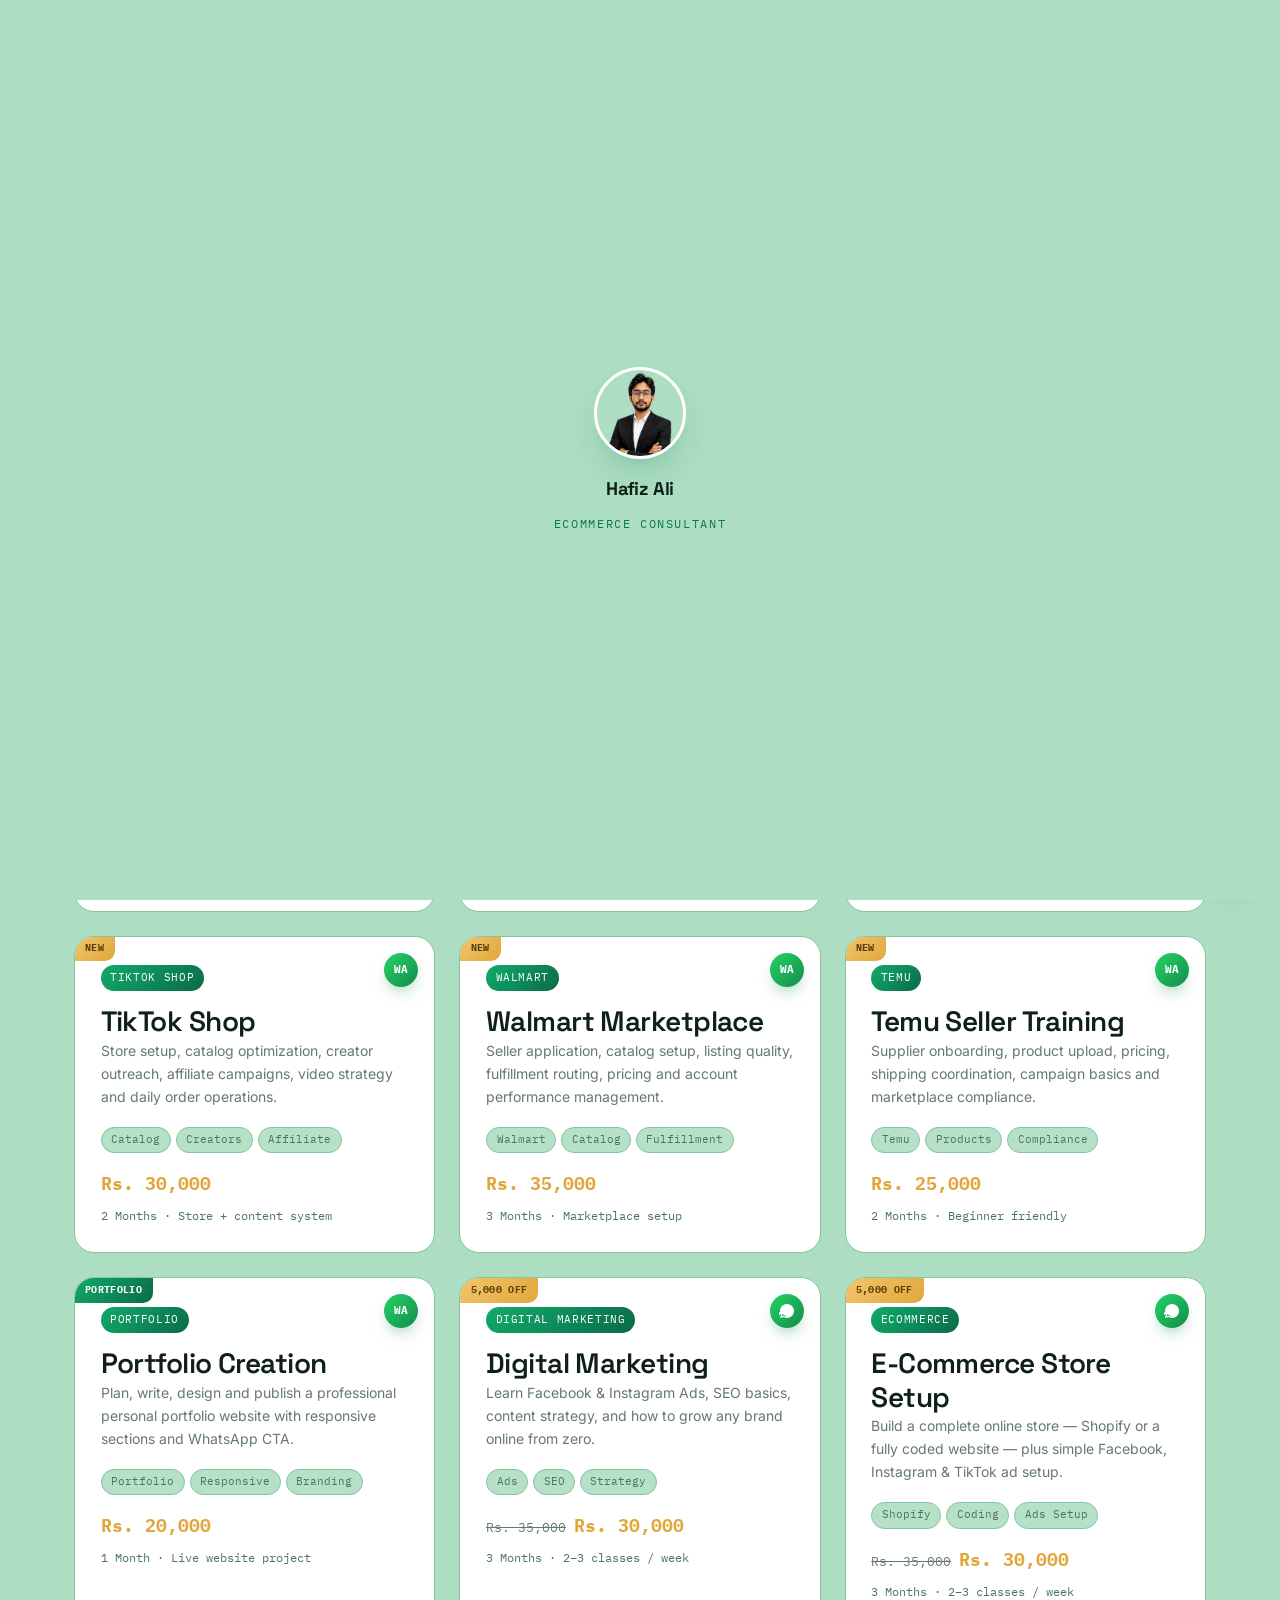
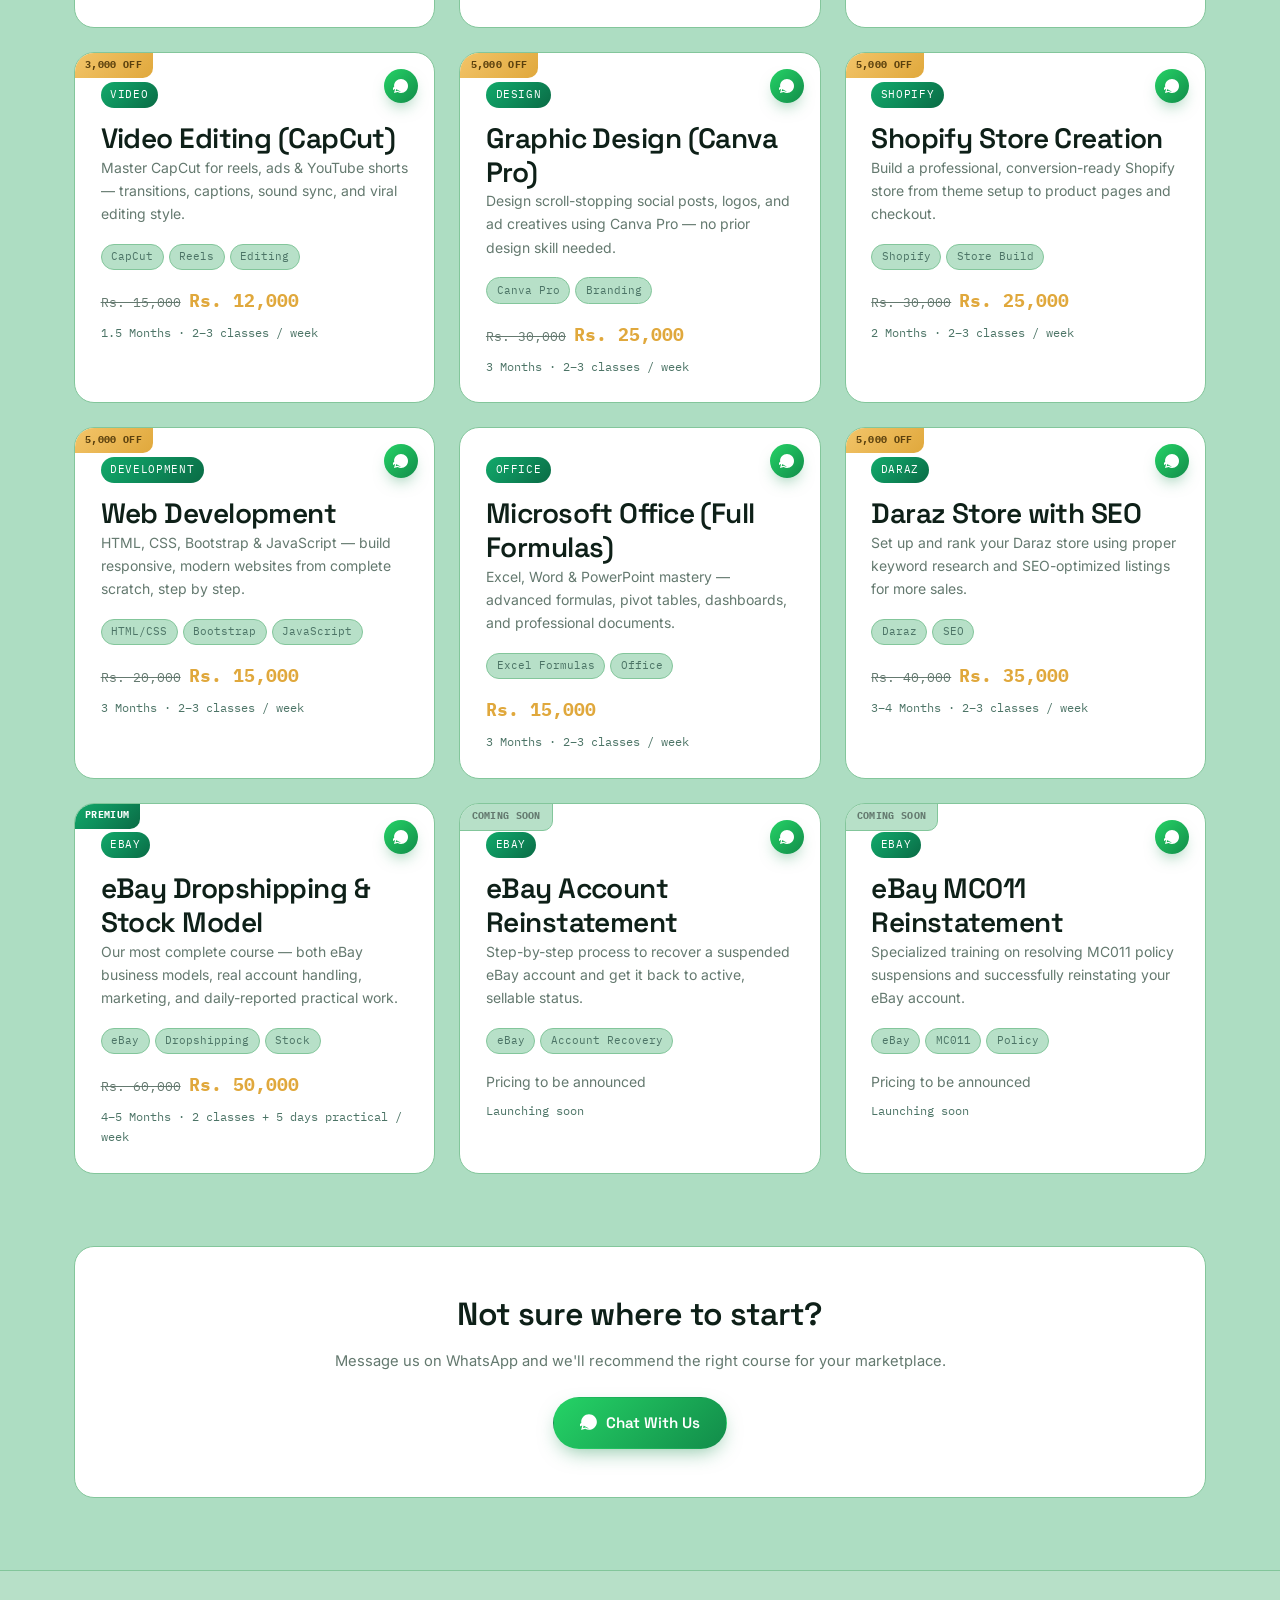
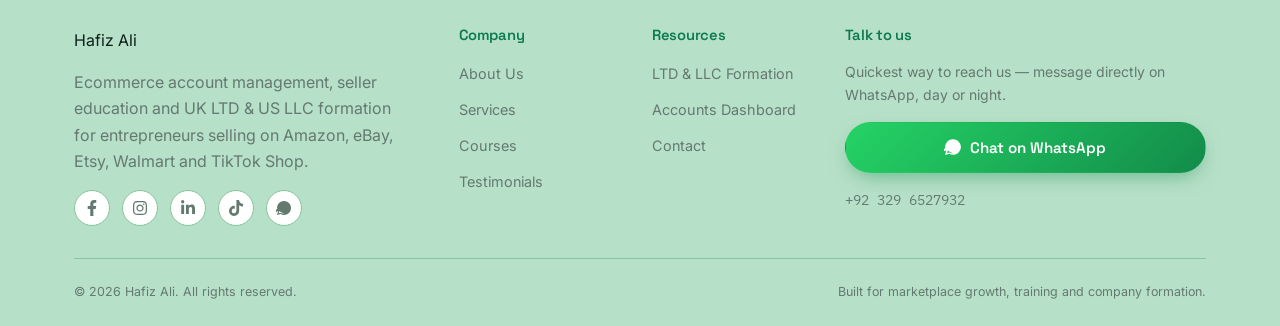
<file: courses.html>
<!DOCTYPE html>
<html lang="en">
<head>
<meta charset="UTF-8">
<meta name="viewport" content="width=device-width, initial-scale=1.0">
<title>Courses | Hafiz Ali — Marketplace Growth Agency</title>
<meta name="description" content="Marketplace-specific courses for Amazon, eBay, Etsy, Walmart and TikTok Shop sellers.">
<link rel="icon" href="data:image/svg+xml,<svg xmlns=%22http://www.w3.org/2000/svg%22 viewBox=%220 0 100 100%22><rect width=%22100%22 height=%22100%22 rx=%2220%22 fill=%22%230A0F0C%22/><text x=%2250%22 y=%2266%22 font-size=%2255%22 fill=%22%2335D07F%22 text-anchor=%22middle%22 font-family=%22monospace%22>h</text></svg>">
<link rel="preconnect" href="https://fonts.googleapis.com">
<link href="https://fonts.googleapis.com/css2?family=Space+Grotesk:wght@500;600;700&family=Inter:wght@400;500;600&family=IBM+Plex+Mono:wght@500;600&family=Noto+Nastaliq+Urdu:wght@500;600&display=swap" rel="stylesheet">
<link rel="stylesheet" href="https://cdnjs.cloudflare.com/ajax/libs/twitter-bootstrap/5.3.3/css/bootstrap.min.css">
<link rel="stylesheet" href="css/style.css">

</head>
<body>
<div id="preloader">
    <div class="loader-photo">
      <img src="img/hafiz-photo.png" alt="Hafiz Ali">
      <div class="loader-ring"></div>
    </div>
    <h2 class="loader-name">Hafiz Ali</h2>
    <p class="loader-tagline">Ecommerce Consultant</p>
  </div>
<nav class="navbar navbar-expand-lg mp-nav">
    <div class="container-custom">
      <a class="navbar-brand" href="index.html">
        <img src="img/logo-mark.png" alt="" class="brand-mark">
        Hafiz Ali
      </a>
      <button class="navbar-toggler" type="button" id="navToggleBtn" aria-label="Open menu" aria-expanded="false" aria-controls="mpNav">
        <span class="navbar-toggler-icon"></span>
      </button>
      <div class="nav-backdrop" id="navBackdrop"></div>
      <div class="navbar-collapse justify-content-end" id="mpNav">
        <button type="button" class="nav-close-btn" id="navCloseBtn" aria-label="Close menu">&times;</button>
        <ul class="navbar-nav align-items-lg-center gap-lg-1">
          <li class="nav-item"><a class="nav-link" href="index.html">Home</a></li>
          <li class="nav-item"><a class="nav-link active" href="courses.html">Courses</a></li>
          <li class="nav-item"><a class="nav-link" href="services.html">Services</a></li>
          <li class="nav-item"><a class="nav-link" href="ltd-formation.html">LTD &amp; LLC Formation</a></li>
          <li class="nav-item"><a class="nav-link" href="testimonials.html">Testimonials</a></li>
          <li class="nav-item"><a class="nav-link" href="dashboard.html">Dashboard</a></li>
          <li class="nav-item"><a class="nav-link" href="about.html">About</a></li>
          <li class="nav-item"><a class="nav-link" href="contact.html">Contact</a></li>
          <li class="nav-item ms-lg-2 mt-2 mt-lg-0">
            <a href="https://wa.me/923296527932?text=Hi%20Hafiz%2C%20I%20found%20your%20portfolio%20and%20I%27d%20like%20to%20talk%20about%20a%20project." target="_blank" rel="noopener" class="btn-mp btn-mp-whatsapp"><svg class="icon-wa" viewBox="0 0 448 512" fill="currentColor" aria-hidden="true"><path d="M380.9 97.1C339 55.1 283.2 32 223.9 32c-122.4 0-222 99.6-222 222 0 39.1 10.2 77.3 29.6 111L0 480l117.7-30.9c32.4 17.7 68.9 27 106.1 27h.1c122.3 0 224.1-99.6 224.1-222 0-59.3-25.2-115-67.1-157zm-157 341.6c-33.2 0-65.7-8.9-94-25.7l-6.7-4-69.8 18.3L72 359.2l-4.4-7c-18.5-29.4-28.2-63.3-28.2-98.20-101.7 82.8-184.5 184.6-184.5 49.3 0 95.6 19.2 130.4 54.1 34.8 34.9 56.2 81.2 56.1 130.5 0 101.8-84.9 184.6-186.6 184.6zm101.2-138.2c-5.5-2.8-32.8-16.2-37.9-18c-5.1-1.9-8.8-2.8-12.5 2.8-3.7 5.6-14.3 18-17.6 21.8-3.2 3.7-6.5 4.2-12 1.4-32.6-16.3-54-29.1-75.5-66-5.7-9.8 5.7-9.1 16.3-30.3 1.8-3.7.9-6.9-.5-9.7c-1.4-2.8-12.5-30.1-17.1-41.2-4.5-10.8-9.1-9.3-12.5-9.5-3.2-.2-6.9-.2-10.6-.2-3.7 0-9.7 1.4-14.8 6.9-5.1 5.6-19.4 19-19.4 46.3 0 27.3 19.9 53.7 22.6 57.4c2.8 3.7 39.1 59.7 94.8 83.8 35.2 15.2 49 16.5 66.6 13.9 10.7-1.6 32.8-13.4 37.4-26.4 4.6-13 4.6-24.1 3.2-26.4-1.3-2.5-5-3.9-10.5-6.6z"/></svg> WhatsApp Me</a>
          </li>
        </ul>
      </div>
    </div>
  </nav>
  <div class="ticker-wrap">
    <div class="ticker-track">
      <span class="up"><b>Amazon</b> +18.4% ▲</span>
      <span class="up"><b>eBay</b> +9.1% ▲</span>
      <span class="up"><b>Etsy</b> +22.7% ▲</span>
      <span class="up"><b>Walmart</b> +11.3% ▲</span>
      <span class="up"><b>TikTok Shop</b> +34.2% ▲</span>
      <span class="up"><b>Amazon FBA</b> +15.6% ▲</span>
      <span class="up"><b>eBay UK</b> +7.8% ▲</span>
      <span class="up"><b>Etsy Digital</b> +19.0% ▲</span>
    </div>
  </div>

  <div class="page-header">
    <div class="container-custom">
      <div class="breadcrumb-mp mb-2"><a href="index.html">Home</a> / Courses</div>
      <span class="eyebrow">Learn</span>
      <h1 class="mt-2 split-text">Skill-Up With Practical Courses</h1>
      <p class="text-muted-custom mt-2" style="max-width:600px;">
        Hands-on training in Amazon, eBay, TikTok Shop, Walmart, Temu,
        Shopify, portfolio creation, digital marketing and more.
      </p>
    </div>
  </div>

  <section class="section">
    <div class="container-custom">
      <ul class="nav nav-pills mb-4 gap-2" id="courseFilter">
        <li class="nav-item"><button class="btn-mp btn-mp-primary btn-sm" data-filter="all">All</button></li>
        <li class="nav-item"><button class="btn-mp btn-mp-ghost btn-sm" data-filter="amazon">Amazon</button></li>
        <li class="nav-item"><button class="btn-mp btn-mp-ghost btn-sm" data-filter="ebay">eBay</button></li>
        <li class="nav-item"><button class="btn-mp btn-mp-ghost btn-sm" data-filter="marketplaces">Marketplaces</button></li>
        <li class="nav-item"><button class="btn-mp btn-mp-ghost btn-sm" data-filter="ecommerce">Ecommerce</button></li>
        <li class="nav-item"><button class="btn-mp btn-mp-ghost btn-sm" data-filter="portfolio">Portfolio</button></li>
        <li class="nav-item"><button class="btn-mp btn-mp-ghost btn-sm" data-filter="design">Design &amp; Marketing</button></li>
        <li class="nav-item"><button class="btn-mp btn-mp-ghost btn-sm" data-filter="dev">Dev &amp; Office</button></li>
      </ul>

      <div class="row g-4" data-reveal-row>

        <div class="col-md-6 col-lg-4" data-cat="amazon">
          <div class="course-card reveal">
            <span class="course-badge premium">Amazon</span>
            <a href="https://wa.me/923296527932?text=Hi%20Hafiz%2C%20I%27m%20interested%20in%20the%20Amazon%20FBA%20course.%20Please%20share%20more%20details." target="_blank" rel="noopener" class="wa-mini" aria-label="Ask on WhatsApp">WA</a>
            <div class="course-body">
              <span class="course-tag">Amazon FBA</span>
              <h3>Amazon FBA</h3>
              <p class="text-muted-custom small">Product research, supplier checks, listing setup, shipment planning, FBA inventory flow and account health basics.</p>
              <div class="tags-row"><span class="tag-pill">FBA</span><span class="tag-pill">Sourcing</span><span class="tag-pill">Seller Central</span></div>
              <div class="price-row"><span class="price-new">Rs. 55,000</span></div>
              <div class="duration-row">4 Months &middot; Practical training</div>
            </div>
          </div>
        </div>

        <div class="col-md-6 col-lg-4" data-cat="amazon">
          <div class="course-card reveal">
            <span class="course-badge premium">Amazon</span>
            <a href="https://wa.me/923296527932?text=Hi%20Hafiz%2C%20I%27m%20interested%20in%20the%20Amazon%20Wholesale%20course.%20Please%20share%20more%20details." target="_blank" rel="noopener" class="wa-mini" aria-label="Ask on WhatsApp">WA</a>
            <div class="course-body">
              <span class="course-tag">Wholesale</span>
              <h3>Amazon Wholesale</h3>
              <p class="text-muted-custom small">Learn brand/supplier hunting, wholesale account setup, profit analysis, ungating approach and replenishment workflow.</p>
              <div class="tags-row"><span class="tag-pill">Wholesale</span><span class="tag-pill">Ungating</span><span class="tag-pill">Profit Sheet</span></div>
              <div class="price-row"><span class="price-new">Rs. 45,000</span></div>
              <div class="duration-row">3 Months &middot; 2–3 classes / week</div>
            </div>
          </div>
        </div>

        <div class="col-md-6 col-lg-4" data-cat="amazon">
          <div class="course-card reveal">
            <span class="course-badge premium">Amazon</span>
            <a href="https://wa.me/923296527932?text=Hi%20Hafiz%2C%20I%27m%20interested%20in%20the%20Amazon%20Dropshipping%20course.%20Please%20share%20more%20details." target="_blank" rel="noopener" class="wa-mini" aria-label="Ask on WhatsApp">WA</a>
            <div class="course-body">
              <span class="course-tag">Dropshipping</span>
              <h3>Amazon Dropshipping</h3>
              <p class="text-muted-custom small">Policy-safe product selection, supplier workflow, order handling, tracking updates, returns and account protection.</p>
              <div class="tags-row"><span class="tag-pill">Dropshipping</span><span class="tag-pill">Orders</span><span class="tag-pill">Policy</span></div>
              <div class="price-row"><span class="price-new">Rs. 40,000</span></div>
              <div class="duration-row">3 Months &middot; Practical workflow</div>
            </div>
          </div>
        </div>

        <div class="col-md-6 col-lg-4" data-cat="marketplaces">
          <div class="course-card reveal">
            <span class="course-badge discount">New</span>
            <a href="https://wa.me/923296527932?text=Hi%20Hafiz%2C%20I%27m%20interested%20in%20the%20TikTok%20Shop%20course.%20Please%20share%20more%20details." target="_blank" rel="noopener" class="wa-mini" aria-label="Ask on WhatsApp">WA</a>
            <div class="course-body">
              <span class="course-tag">TikTok Shop</span>
              <h3>TikTok Shop</h3>
              <p class="text-muted-custom small">Store setup, catalog optimization, creator outreach, affiliate campaigns, video strategy and daily order operations.</p>
              <div class="tags-row"><span class="tag-pill">Catalog</span><span class="tag-pill">Creators</span><span class="tag-pill">Affiliate</span></div>
              <div class="price-row"><span class="price-new">Rs. 30,000</span></div>
              <div class="duration-row">2 Months &middot; Store + content system</div>
            </div>
          </div>
        </div>

        <div class="col-md-6 col-lg-4" data-cat="marketplaces">
          <div class="course-card reveal">
            <span class="course-badge discount">New</span>
            <a href="https://wa.me/923296527932?text=Hi%20Hafiz%2C%20I%27m%20interested%20in%20the%20Walmart%20Marketplace%20course.%20Please%20share%20more%20details." target="_blank" rel="noopener" class="wa-mini" aria-label="Ask on WhatsApp">WA</a>
            <div class="course-body">
              <span class="course-tag">Walmart</span>
              <h3>Walmart Marketplace</h3>
              <p class="text-muted-custom small">Seller application, catalog setup, listing quality, fulfillment routing, pricing and account performance management.</p>
              <div class="tags-row"><span class="tag-pill">Walmart</span><span class="tag-pill">Catalog</span><span class="tag-pill">Fulfillment</span></div>
              <div class="price-row"><span class="price-new">Rs. 35,000</span></div>
              <div class="duration-row">3 Months &middot; Marketplace setup</div>
            </div>
          </div>
        </div>

        <div class="col-md-6 col-lg-4" data-cat="marketplaces">
          <div class="course-card reveal">
            <span class="course-badge discount">New</span>
            <a href="https://wa.me/923296527932?text=Hi%20Hafiz%2C%20I%27m%20interested%20in%20the%20Temu%20seller%20course.%20Please%20share%20more%20details." target="_blank" rel="noopener" class="wa-mini" aria-label="Ask on WhatsApp">WA</a>
            <div class="course-body">
              <span class="course-tag">Temu</span>
              <h3>Temu Seller Training</h3>
              <p class="text-muted-custom small">Supplier onboarding, product upload, pricing, shipping coordination, campaign basics and marketplace compliance.</p>
              <div class="tags-row"><span class="tag-pill">Temu</span><span class="tag-pill">Products</span><span class="tag-pill">Compliance</span></div>
              <div class="price-row"><span class="price-new">Rs. 25,000</span></div>
              <div class="duration-row">2 Months &middot; Beginner friendly</div>
            </div>
          </div>
        </div>

        <div class="col-md-6 col-lg-4" data-cat="portfolio">
          <div class="course-card reveal">
            <span class="course-badge premium">Portfolio</span>
            <a href="https://wa.me/923296527932?text=Hi%20Hafiz%2C%20I%27m%20interested%20in%20the%20Portfolio%20Creation%20course.%20Please%20share%20more%20details." target="_blank" rel="noopener" class="wa-mini" aria-label="Ask on WhatsApp">WA</a>
            <div class="course-body">
              <span class="course-tag">Portfolio</span>
              <h3>Portfolio Creation</h3>
              <p class="text-muted-custom small">Plan, write, design and publish a professional personal portfolio website with responsive sections and WhatsApp CTA.</p>
              <div class="tags-row"><span class="tag-pill">Portfolio</span><span class="tag-pill">Responsive</span><span class="tag-pill">Branding</span></div>
              <div class="price-row"><span class="price-new">Rs. 20,000</span></div>
              <div class="duration-row">1 Month &middot; Live website project</div>
            </div>
          </div>
        </div>

        <div class="col-md-6 col-lg-4" data-cat="design">
          <div class="course-card reveal">
            <span class="course-badge discount">5,000 Off</span>
            <a href="https://wa.me/923296527932?text=Hi%20Hafiz%2C%20I%27m%20interested%20in%20the%20Digital%20Marketing%20course.%20Please%20share%20more%20details." target="_blank" rel="noopener" class="wa-mini" aria-label="Ask on WhatsApp"><svg class="icon-wa" viewBox="0 0 448 512" fill="currentColor" aria-hidden="true"><path d="M380.9 97.1C339 55.1 283.2 32 223.9 32c-122.4 0-222 99.6-222 222 0 39.1 10.2 77.3 29.6 111L0 480l117.7-30.9c32.4 17.7 68.9 27 106.1 27h.1c122.3 0 224.1-99.6 224.1-222 0-59.3-25.2-115-67.1-157zm-157 341.6c-33.2 0-65.7-8.9-94-25.7l-6.7-4-69.8 18.3L72 359.2l-4.4-7c-18.5-29.4-28.2-63.3-28.2-98.20-101.7 82.8-184.5 184.6-184.5 49.3 0 95.6 19.2 130.4 54.1 34.8 34.9 56.2 81.2 56.1 130.5 0 101.8-84.9 184.6-186.6 184.6zm101.2-138.2c-5.5-2.8-32.8-16.2-37.9-18c-5.1-1.9-8.8-2.8-12.5 2.8-3.7 5.6-14.3 18-17.6 21.8-3.2 3.7-6.5 4.2-12 1.4-32.6-16.3-54-29.1-75.5-66-5.7-9.8 5.7-9.1 16.3-30.3 1.8-3.7.9-6.9-.5-9.7c-1.4-2.8-12.5-30.1-17.1-41.2-4.5-10.8-9.1-9.3-12.5-9.5-3.2-.2-6.9-.2-10.6-.2-3.7 0-9.7 1.4-14.8 6.9-5.1 5.6-19.4 19-19.4 46.3 0 27.3 19.9 53.7 22.6 57.4c2.8 3.7 39.1 59.7 94.8 83.8 35.2 15.2 49 16.5 66.6 13.9 10.7-1.6 32.8-13.4 37.4-26.4 4.6-13 4.6-24.1 3.2-26.4-1.3-2.5-5-3.9-10.5-6.6z"/></svg></a>
            <div class="course-body">
              <span class="course-tag">Digital Marketing</span>
              <h3>Digital Marketing</h3>
              <p class="text-muted-custom small">Learn Facebook &amp; Instagram Ads, SEO basics, content strategy, and how to grow any brand online from zero.</p>
              <div class="tags-row"><span class="tag-pill">Ads</span><span class="tag-pill">SEO</span><span class="tag-pill">Strategy</span></div>
              <div class="price-row"><span class="price-old">Rs. 35,000</span><span class="price-new">Rs. 30,000</span></div>
              <div class="duration-row">3 Months &middot; 2–3 classes / week</div>
            </div>
          </div>
        </div>
        <div class="col-md-6 col-lg-4" data-cat="ecommerce">
          <div class="course-card reveal">
            <span class="course-badge discount">5,000 Off</span>
            <a href="https://wa.me/923296527932?text=Hi%20Hafiz%2C%20I%27m%20interested%20in%20the%20E-Commerce%20Store%20Setup%20course.%20Please%20share%20more%20details." target="_blank" rel="noopener" class="wa-mini" aria-label="Ask on WhatsApp"><svg class="icon-wa" viewBox="0 0 448 512" fill="currentColor" aria-hidden="true"><path d="M380.9 97.1C339 55.1 283.2 32 223.9 32c-122.4 0-222 99.6-222 222 0 39.1 10.2 77.3 29.6 111L0 480l117.7-30.9c32.4 17.7 68.9 27 106.1 27h.1c122.3 0 224.1-99.6 224.1-222 0-59.3-25.2-115-67.1-157zm-157 341.6c-33.2 0-65.7-8.9-94-25.7l-6.7-4-69.8 18.3L72 359.2l-4.4-7c-18.5-29.4-28.2-63.3-28.2-98.20-101.7 82.8-184.5 184.6-184.5 49.3 0 95.6 19.2 130.4 54.1 34.8 34.9 56.2 81.2 56.1 130.5 0 101.8-84.9 184.6-186.6 184.6zm101.2-138.2c-5.5-2.8-32.8-16.2-37.9-18c-5.1-1.9-8.8-2.8-12.5 2.8-3.7 5.6-14.3 18-17.6 21.8-3.2 3.7-6.5 4.2-12 1.4-32.6-16.3-54-29.1-75.5-66-5.7-9.8 5.7-9.1 16.3-30.3 1.8-3.7.9-6.9-.5-9.7c-1.4-2.8-12.5-30.1-17.1-41.2-4.5-10.8-9.1-9.3-12.5-9.5-3.2-.2-6.9-.2-10.6-.2-3.7 0-9.7 1.4-14.8 6.9-5.1 5.6-19.4 19-19.4 46.3 0 27.3 19.9 53.7 22.6 57.4c2.8 3.7 39.1 59.7 94.8 83.8 35.2 15.2 49 16.5 66.6 13.9 10.7-1.6 32.8-13.4 37.4-26.4 4.6-13 4.6-24.1 3.2-26.4-1.3-2.5-5-3.9-10.5-6.6z"/></svg></a>
            <div class="course-body">
              <span class="course-tag">Ecommerce</span>
              <h3>E-Commerce Store Setup</h3>
              <p class="text-muted-custom small">Build a complete online store — Shopify or a fully coded website — plus simple Facebook, Instagram &amp; TikTok ad setup.</p>
              <div class="tags-row"><span class="tag-pill">Shopify</span><span class="tag-pill">Coding</span><span class="tag-pill">Ads Setup</span></div>
              <div class="price-row"><span class="price-old">Rs. 35,000</span><span class="price-new">Rs. 30,000</span></div>
              <div class="duration-row">3 Months &middot; 2–3 classes / week</div>
            </div>
          </div>
        </div>
        <div class="col-md-6 col-lg-4" data-cat="design">
          <div class="course-card reveal">
            <span class="course-badge discount">3,000 Off</span>
            <a href="https://wa.me/923296527932?text=Hi%20Hafiz%2C%20I%27m%20interested%20in%20the%20Video%20Editing%20%28CapCut%29%20course.%20Please%20share%20more%20details." target="_blank" rel="noopener" class="wa-mini" aria-label="Ask on WhatsApp"><svg class="icon-wa" viewBox="0 0 448 512" fill="currentColor" aria-hidden="true"><path d="M380.9 97.1C339 55.1 283.2 32 223.9 32c-122.4 0-222 99.6-222 222 0 39.1 10.2 77.3 29.6 111L0 480l117.7-30.9c32.4 17.7 68.9 27 106.1 27h.1c122.3 0 224.1-99.6 224.1-222 0-59.3-25.2-115-67.1-157zm-157 341.6c-33.2 0-65.7-8.9-94-25.7l-6.7-4-69.8 18.3L72 359.2l-4.4-7c-18.5-29.4-28.2-63.3-28.2-98.20-101.7 82.8-184.5 184.6-184.5 49.3 0 95.6 19.2 130.4 54.1 34.8 34.9 56.2 81.2 56.1 130.5 0 101.8-84.9 184.6-186.6 184.6zm101.2-138.2c-5.5-2.8-32.8-16.2-37.9-18c-5.1-1.9-8.8-2.8-12.5 2.8-3.7 5.6-14.3 18-17.6 21.8-3.2 3.7-6.5 4.2-12 1.4-32.6-16.3-54-29.1-75.5-66-5.7-9.8 5.7-9.1 16.3-30.3 1.8-3.7.9-6.9-.5-9.7c-1.4-2.8-12.5-30.1-17.1-41.2-4.5-10.8-9.1-9.3-12.5-9.5-3.2-.2-6.9-.2-10.6-.2-3.7 0-9.7 1.4-14.8 6.9-5.1 5.6-19.4 19-19.4 46.3 0 27.3 19.9 53.7 22.6 57.4c2.8 3.7 39.1 59.7 94.8 83.8 35.2 15.2 49 16.5 66.6 13.9 10.7-1.6 32.8-13.4 37.4-26.4 4.6-13 4.6-24.1 3.2-26.4-1.3-2.5-5-3.9-10.5-6.6z"/></svg></a>
            <div class="course-body">
              <span class="course-tag">Video</span>
              <h3>Video Editing (CapCut)</h3>
              <p class="text-muted-custom small">Master CapCut for reels, ads &amp; YouTube shorts — transitions, captions, sound sync, and viral editing style.</p>
              <div class="tags-row"><span class="tag-pill">CapCut</span><span class="tag-pill">Reels</span><span class="tag-pill">Editing</span></div>
              <div class="price-row"><span class="price-old">Rs. 15,000</span><span class="price-new">Rs. 12,000</span></div>
              <div class="duration-row">1.5 Months &middot; 2–3 classes / week</div>
            </div>
          </div>
        </div>
        <div class="col-md-6 col-lg-4" data-cat="design">
          <div class="course-card reveal">
            <span class="course-badge discount">5,000 Off</span>
            <a href="https://wa.me/923296527932?text=Hi%20Hafiz%2C%20I%27m%20interested%20in%20the%20Graphic%20Design%20%28Canva%20Pro%29%20course.%20Please%20share%20more%20details." target="_blank" rel="noopener" class="wa-mini" aria-label="Ask on WhatsApp"><svg class="icon-wa" viewBox="0 0 448 512" fill="currentColor" aria-hidden="true"><path d="M380.9 97.1C339 55.1 283.2 32 223.9 32c-122.4 0-222 99.6-222 222 0 39.1 10.2 77.3 29.6 111L0 480l117.7-30.9c32.4 17.7 68.9 27 106.1 27h.1c122.3 0 224.1-99.6 224.1-222 0-59.3-25.2-115-67.1-157zm-157 341.6c-33.2 0-65.7-8.9-94-25.7l-6.7-4-69.8 18.3L72 359.2l-4.4-7c-18.5-29.4-28.2-63.3-28.2-98.20-101.7 82.8-184.5 184.6-184.5 49.3 0 95.6 19.2 130.4 54.1 34.8 34.9 56.2 81.2 56.1 130.5 0 101.8-84.9 184.6-186.6 184.6zm101.2-138.2c-5.5-2.8-32.8-16.2-37.9-18c-5.1-1.9-8.8-2.8-12.5 2.8-3.7 5.6-14.3 18-17.6 21.8-3.2 3.7-6.5 4.2-12 1.4-32.6-16.3-54-29.1-75.5-66-5.7-9.8 5.7-9.1 16.3-30.3 1.8-3.7.9-6.9-.5-9.7c-1.4-2.8-12.5-30.1-17.1-41.2-4.5-10.8-9.1-9.3-12.5-9.5-3.2-.2-6.9-.2-10.6-.2-3.7 0-9.7 1.4-14.8 6.9-5.1 5.6-19.4 19-19.4 46.3 0 27.3 19.9 53.7 22.6 57.4c2.8 3.7 39.1 59.7 94.8 83.8 35.2 15.2 49 16.5 66.6 13.9 10.7-1.6 32.8-13.4 37.4-26.4 4.6-13 4.6-24.1 3.2-26.4-1.3-2.5-5-3.9-10.5-6.6z"/></svg></a>
            <div class="course-body">
              <span class="course-tag">Design</span>
              <h3>Graphic Design (Canva Pro)</h3>
              <p class="text-muted-custom small">Design scroll-stopping social posts, logos, and ad creatives using Canva Pro — no prior design skill needed.</p>
              <div class="tags-row"><span class="tag-pill">Canva Pro</span><span class="tag-pill">Branding</span></div>
              <div class="price-row"><span class="price-old">Rs. 30,000</span><span class="price-new">Rs. 25,000</span></div>
              <div class="duration-row">3 Months &middot; 2–3 classes / week</div>
            </div>
          </div>
        </div>
        <div class="col-md-6 col-lg-4" data-cat="ecommerce">
          <div class="course-card reveal">
            <span class="course-badge discount">5,000 Off</span>
            <a href="https://wa.me/923296527932?text=Hi%20Hafiz%2C%20I%27m%20interested%20in%20the%20Shopify%20Store%20Creation%20course.%20Please%20share%20more%20details." target="_blank" rel="noopener" class="wa-mini" aria-label="Ask on WhatsApp"><svg class="icon-wa" viewBox="0 0 448 512" fill="currentColor" aria-hidden="true"><path d="M380.9 97.1C339 55.1 283.2 32 223.9 32c-122.4 0-222 99.6-222 222 0 39.1 10.2 77.3 29.6 111L0 480l117.7-30.9c32.4 17.7 68.9 27 106.1 27h.1c122.3 0 224.1-99.6 224.1-222 0-59.3-25.2-115-67.1-157zm-157 341.6c-33.2 0-65.7-8.9-94-25.7l-6.7-4-69.8 18.3L72 359.2l-4.4-7c-18.5-29.4-28.2-63.3-28.2-98.20-101.7 82.8-184.5 184.6-184.5 49.3 0 95.6 19.2 130.4 54.1 34.8 34.9 56.2 81.2 56.1 130.5 0 101.8-84.9 184.6-186.6 184.6zm101.2-138.2c-5.5-2.8-32.8-16.2-37.9-18c-5.1-1.9-8.8-2.8-12.5 2.8-3.7 5.6-14.3 18-17.6 21.8-3.2 3.7-6.5 4.2-12 1.4-32.6-16.3-54-29.1-75.5-66-5.7-9.8 5.7-9.1 16.3-30.3 1.8-3.7.9-6.9-.5-9.7c-1.4-2.8-12.5-30.1-17.1-41.2-4.5-10.8-9.1-9.3-12.5-9.5-3.2-.2-6.9-.2-10.6-.2-3.7 0-9.7 1.4-14.8 6.9-5.1 5.6-19.4 19-19.4 46.3 0 27.3 19.9 53.7 22.6 57.4c2.8 3.7 39.1 59.7 94.8 83.8 35.2 15.2 49 16.5 66.6 13.9 10.7-1.6 32.8-13.4 37.4-26.4 4.6-13 4.6-24.1 3.2-26.4-1.3-2.5-5-3.9-10.5-6.6z"/></svg></a>
            <div class="course-body">
              <span class="course-tag">Shopify</span>
              <h3>Shopify Store Creation</h3>
              <p class="text-muted-custom small">Build a professional, conversion-ready Shopify store from theme setup to product pages and checkout.</p>
              <div class="tags-row"><span class="tag-pill">Shopify</span><span class="tag-pill">Store Build</span></div>
              <div class="price-row"><span class="price-old">Rs. 30,000</span><span class="price-new">Rs. 25,000</span></div>
              <div class="duration-row">2 Months &middot; 2–3 classes / week</div>
            </div>
          </div>
        </div>
        <div class="col-md-6 col-lg-4" data-cat="dev">
          <div class="course-card reveal">
            <span class="course-badge discount">5,000 Off</span>
            <a href="https://wa.me/923296527932?text=Hi%20Hafiz%2C%20I%27m%20interested%20in%20the%20Web%20Development%20course.%20Please%20share%20more%20details." target="_blank" rel="noopener" class="wa-mini" aria-label="Ask on WhatsApp"><svg class="icon-wa" viewBox="0 0 448 512" fill="currentColor" aria-hidden="true"><path d="M380.9 97.1C339 55.1 283.2 32 223.9 32c-122.4 0-222 99.6-222 222 0 39.1 10.2 77.3 29.6 111L0 480l117.7-30.9c32.4 17.7 68.9 27 106.1 27h.1c122.3 0 224.1-99.6 224.1-222 0-59.3-25.2-115-67.1-157zm-157 341.6c-33.2 0-65.7-8.9-94-25.7l-6.7-4-69.8 18.3L72 359.2l-4.4-7c-18.5-29.4-28.2-63.3-28.2-98.20-101.7 82.8-184.5 184.6-184.5 49.3 0 95.6 19.2 130.4 54.1 34.8 34.9 56.2 81.2 56.1 130.5 0 101.8-84.9 184.6-186.6 184.6zm101.2-138.2c-5.5-2.8-32.8-16.2-37.9-18c-5.1-1.9-8.8-2.8-12.5 2.8-3.7 5.6-14.3 18-17.6 21.8-3.2 3.7-6.5 4.2-12 1.4-32.6-16.3-54-29.1-75.5-66-5.7-9.8 5.7-9.1 16.3-30.3 1.8-3.7.9-6.9-.5-9.7c-1.4-2.8-12.5-30.1-17.1-41.2-4.5-10.8-9.1-9.3-12.5-9.5-3.2-.2-6.9-.2-10.6-.2-3.7 0-9.7 1.4-14.8 6.9-5.1 5.6-19.4 19-19.4 46.3 0 27.3 19.9 53.7 22.6 57.4c2.8 3.7 39.1 59.7 94.8 83.8 35.2 15.2 49 16.5 66.6 13.9 10.7-1.6 32.8-13.4 37.4-26.4 4.6-13 4.6-24.1 3.2-26.4-1.3-2.5-5-3.9-10.5-6.6z"/></svg></a>
            <div class="course-body">
              <span class="course-tag">Development</span>
              <h3>Web Development</h3>
              <p class="text-muted-custom small">HTML, CSS, Bootstrap &amp; JavaScript — build responsive, modern websites from complete scratch, step by step.</p>
              <div class="tags-row"><span class="tag-pill">HTML/CSS</span><span class="tag-pill">Bootstrap</span><span class="tag-pill">JavaScript</span></div>
              <div class="price-row"><span class="price-old">Rs. 20,000</span><span class="price-new">Rs. 15,000</span></div>
              <div class="duration-row">3 Months &middot; 2–3 classes / week</div>
            </div>
          </div>
        </div>
        <div class="col-md-6 col-lg-4" data-cat="dev">
          <div class="course-card reveal">
            
            <a href="https://wa.me/923296527932?text=Hi%20Hafiz%2C%20I%27m%20interested%20in%20the%20Microsoft%20Office%20%28Full%20Formulas%29%20course.%20Please%20share%20more%20details." target="_blank" rel="noopener" class="wa-mini" aria-label="Ask on WhatsApp"><svg class="icon-wa" viewBox="0 0 448 512" fill="currentColor" aria-hidden="true"><path d="M380.9 97.1C339 55.1 283.2 32 223.9 32c-122.4 0-222 99.6-222 222 0 39.1 10.2 77.3 29.6 111L0 480l117.7-30.9c32.4 17.7 68.9 27 106.1 27h.1c122.3 0 224.1-99.6 224.1-222 0-59.3-25.2-115-67.1-157zm-157 341.6c-33.2 0-65.7-8.9-94-25.7l-6.7-4-69.8 18.3L72 359.2l-4.4-7c-18.5-29.4-28.2-63.3-28.2-98.20-101.7 82.8-184.5 184.6-184.5 49.3 0 95.6 19.2 130.4 54.1 34.8 34.9 56.2 81.2 56.1 130.5 0 101.8-84.9 184.6-186.6 184.6zm101.2-138.2c-5.5-2.8-32.8-16.2-37.9-18c-5.1-1.9-8.8-2.8-12.5 2.8-3.7 5.6-14.3 18-17.6 21.8-3.2 3.7-6.5 4.2-12 1.4-32.6-16.3-54-29.1-75.5-66-5.7-9.8 5.7-9.1 16.3-30.3 1.8-3.7.9-6.9-.5-9.7c-1.4-2.8-12.5-30.1-17.1-41.2-4.5-10.8-9.1-9.3-12.5-9.5-3.2-.2-6.9-.2-10.6-.2-3.7 0-9.7 1.4-14.8 6.9-5.1 5.6-19.4 19-19.4 46.3 0 27.3 19.9 53.7 22.6 57.4c2.8 3.7 39.1 59.7 94.8 83.8 35.2 15.2 49 16.5 66.6 13.9 10.7-1.6 32.8-13.4 37.4-26.4 4.6-13 4.6-24.1 3.2-26.4-1.3-2.5-5-3.9-10.5-6.6z"/></svg></a>
            <div class="course-body">
              <span class="course-tag">Office</span>
              <h3>Microsoft Office (Full Formulas)</h3>
              <p class="text-muted-custom small">Excel, Word &amp; PowerPoint mastery — advanced formulas, pivot tables, dashboards, and professional documents.</p>
              <div class="tags-row"><span class="tag-pill">Excel Formulas</span><span class="tag-pill">Office</span></div>
              <div class="price-row"><span class="price-new">Rs. 15,000</span></div>
              <div class="duration-row">3 Months &middot; 2–3 classes / week</div>
            </div>
          </div>
        </div>
        <div class="col-md-6 col-lg-4" data-cat="ecommerce">
          <div class="course-card reveal">
            <span class="course-badge discount">5,000 Off</span>
            <a href="https://wa.me/923296527932?text=Hi%20Hafiz%2C%20I%27m%20interested%20in%20the%20Daraz%20Store%20with%20SEO%20course.%20Please%20share%20more%20details." target="_blank" rel="noopener" class="wa-mini" aria-label="Ask on WhatsApp"><svg class="icon-wa" viewBox="0 0 448 512" fill="currentColor" aria-hidden="true"><path d="M380.9 97.1C339 55.1 283.2 32 223.9 32c-122.4 0-222 99.6-222 222 0 39.1 10.2 77.3 29.6 111L0 480l117.7-30.9c32.4 17.7 68.9 27 106.1 27h.1c122.3 0 224.1-99.6 224.1-222 0-59.3-25.2-115-67.1-157zm-157 341.6c-33.2 0-65.7-8.9-94-25.7l-6.7-4-69.8 18.3L72 359.2l-4.4-7c-18.5-29.4-28.2-63.3-28.2-98.20-101.7 82.8-184.5 184.6-184.5 49.3 0 95.6 19.2 130.4 54.1 34.8 34.9 56.2 81.2 56.1 130.5 0 101.8-84.9 184.6-186.6 184.6zm101.2-138.2c-5.5-2.8-32.8-16.2-37.9-18c-5.1-1.9-8.8-2.8-12.5 2.8-3.7 5.6-14.3 18-17.6 21.8-3.2 3.7-6.5 4.2-12 1.4-32.6-16.3-54-29.1-75.5-66-5.7-9.8 5.7-9.1 16.3-30.3 1.8-3.7.9-6.9-.5-9.7c-1.4-2.8-12.5-30.1-17.1-41.2-4.5-10.8-9.1-9.3-12.5-9.5-3.2-.2-6.9-.2-10.6-.2-3.7 0-9.7 1.4-14.8 6.9-5.1 5.6-19.4 19-19.4 46.3 0 27.3 19.9 53.7 22.6 57.4c2.8 3.7 39.1 59.7 94.8 83.8 35.2 15.2 49 16.5 66.6 13.9 10.7-1.6 32.8-13.4 37.4-26.4 4.6-13 4.6-24.1 3.2-26.4-1.3-2.5-5-3.9-10.5-6.6z"/></svg></a>
            <div class="course-body">
              <span class="course-tag">Daraz</span>
              <h3>Daraz Store with SEO</h3>
              <p class="text-muted-custom small">Set up and rank your Daraz store using proper keyword research and SEO-optimized listings for more sales.</p>
              <div class="tags-row"><span class="tag-pill">Daraz</span><span class="tag-pill">SEO</span></div>
              <div class="price-row"><span class="price-old">Rs. 40,000</span><span class="price-new">Rs. 35,000</span></div>
              <div class="duration-row">3–4 Months &middot; 2–3 classes / week</div>
            </div>
          </div>
        </div>
        <div class="col-md-6 col-lg-4" data-cat="ebay">
          <div class="course-card reveal">
            <span class="course-badge premium">Premium</span>
            <a href="https://wa.me/923296527932?text=Hi%20Hafiz%2C%20I%27m%20interested%20in%20the%20eBay%20Dropshipping%20%26amp%3B%20Stock%20Model%20course.%20Please%20share%20more%20details." target="_blank" rel="noopener" class="wa-mini" aria-label="Ask on WhatsApp"><svg class="icon-wa" viewBox="0 0 448 512" fill="currentColor" aria-hidden="true"><path d="M380.9 97.1C339 55.1 283.2 32 223.9 32c-122.4 0-222 99.6-222 222 0 39.1 10.2 77.3 29.6 111L0 480l117.7-30.9c32.4 17.7 68.9 27 106.1 27h.1c122.3 0 224.1-99.6 224.1-222 0-59.3-25.2-115-67.1-157zm-157 341.6c-33.2 0-65.7-8.9-94-25.7l-6.7-4-69.8 18.3L72 359.2l-4.4-7c-18.5-29.4-28.2-63.3-28.2-98.20-101.7 82.8-184.5 184.6-184.5 49.3 0 95.6 19.2 130.4 54.1 34.8 34.9 56.2 81.2 56.1 130.5 0 101.8-84.9 184.6-186.6 184.6zm101.2-138.2c-5.5-2.8-32.8-16.2-37.9-18c-5.1-1.9-8.8-2.8-12.5 2.8-3.7 5.6-14.3 18-17.6 21.8-3.2 3.7-6.5 4.2-12 1.4-32.6-16.3-54-29.1-75.5-66-5.7-9.8 5.7-9.1 16.3-30.3 1.8-3.7.9-6.9-.5-9.7c-1.4-2.8-12.5-30.1-17.1-41.2-4.5-10.8-9.1-9.3-12.5-9.5-3.2-.2-6.9-.2-10.6-.2-3.7 0-9.7 1.4-14.8 6.9-5.1 5.6-19.4 19-19.4 46.3 0 27.3 19.9 53.7 22.6 57.4c2.8 3.7 39.1 59.7 94.8 83.8 35.2 15.2 49 16.5 66.6 13.9 10.7-1.6 32.8-13.4 37.4-26.4 4.6-13 4.6-24.1 3.2-26.4-1.3-2.5-5-3.9-10.5-6.6z"/></svg></a>
            <div class="course-body">
              <span class="course-tag">eBay</span>
              <h3>eBay Dropshipping &amp; Stock Model</h3>
              <p class="text-muted-custom small">Our most complete course — both eBay business models, real account handling, marketing, and daily-reported practical work.</p>
              <div class="tags-row"><span class="tag-pill">eBay</span><span class="tag-pill">Dropshipping</span><span class="tag-pill">Stock</span></div>
              <div class="price-row"><span class="price-old">Rs. 60,000</span><span class="price-new">Rs. 50,000</span></div>
              <div class="duration-row">4–5 Months &middot; 2 classes + 5 days practical / week</div>
            </div>
          </div>
        </div>
        <div class="col-md-6 col-lg-4" data-cat="ebay">
          <div class="course-card reveal">
            <span class="course-badge soon">Coming Soon</span>
            <a href="https://wa.me/923296527932?text=Hi%20Hafiz%2C%20I%27m%20interested%20in%20the%20eBay%20Account%20Reinstatement%20course.%20Please%20share%20more%20details." target="_blank" rel="noopener" class="wa-mini" aria-label="Ask on WhatsApp"><svg class="icon-wa" viewBox="0 0 448 512" fill="currentColor" aria-hidden="true"><path d="M380.9 97.1C339 55.1 283.2 32 223.9 32c-122.4 0-222 99.6-222 222 0 39.1 10.2 77.3 29.6 111L0 480l117.7-30.9c32.4 17.7 68.9 27 106.1 27h.1c122.3 0 224.1-99.6 224.1-222 0-59.3-25.2-115-67.1-157zm-157 341.6c-33.2 0-65.7-8.9-94-25.7l-6.7-4-69.8 18.3L72 359.2l-4.4-7c-18.5-29.4-28.2-63.3-28.2-98.20-101.7 82.8-184.5 184.6-184.5 49.3 0 95.6 19.2 130.4 54.1 34.8 34.9 56.2 81.2 56.1 130.5 0 101.8-84.9 184.6-186.6 184.6zm101.2-138.2c-5.5-2.8-32.8-16.2-37.9-18c-5.1-1.9-8.8-2.8-12.5 2.8-3.7 5.6-14.3 18-17.6 21.8-3.2 3.7-6.5 4.2-12 1.4-32.6-16.3-54-29.1-75.5-66-5.7-9.8 5.7-9.1 16.3-30.3 1.8-3.7.9-6.9-.5-9.7c-1.4-2.8-12.5-30.1-17.1-41.2-4.5-10.8-9.1-9.3-12.5-9.5-3.2-.2-6.9-.2-10.6-.2-3.7 0-9.7 1.4-14.8 6.9-5.1 5.6-19.4 19-19.4 46.3 0 27.3 19.9 53.7 22.6 57.4c2.8 3.7 39.1 59.7 94.8 83.8 35.2 15.2 49 16.5 66.6 13.9 10.7-1.6 32.8-13.4 37.4-26.4 4.6-13 4.6-24.1 3.2-26.4-1.3-2.5-5-3.9-10.5-6.6z"/></svg></a>
            <div class="course-body">
              <span class="course-tag">eBay</span>
              <h3>eBay Account Reinstatement</h3>
              <p class="text-muted-custom small">Step-by-step process to recover a suspended eBay account and get it back to active, sellable status.</p>
              <div class="tags-row"><span class="tag-pill">eBay</span><span class="tag-pill">Account Recovery</span></div>
              <div class="price-row"><span class="text-muted-custom small">Pricing to be announced</span></div>
              <div class="duration-row">Launching soon</div>
            </div>
          </div>
        </div>
        <div class="col-md-6 col-lg-4" data-cat="ebay">
          <div class="course-card reveal">
            <span class="course-badge soon">Coming Soon</span>
            <a href="https://wa.me/923296527932?text=Hi%20Hafiz%2C%20I%27m%20interested%20in%20the%20eBay%20MC011%20Reinstatement%20course.%20Please%20share%20more%20details." target="_blank" rel="noopener" class="wa-mini" aria-label="Ask on WhatsApp"><svg class="icon-wa" viewBox="0 0 448 512" fill="currentColor" aria-hidden="true"><path d="M380.9 97.1C339 55.1 283.2 32 223.9 32c-122.4 0-222 99.6-222 222 0 39.1 10.2 77.3 29.6 111L0 480l117.7-30.9c32.4 17.7 68.9 27 106.1 27h.1c122.3 0 224.1-99.6 224.1-222 0-59.3-25.2-115-67.1-157zm-157 341.6c-33.2 0-65.7-8.9-94-25.7l-6.7-4-69.8 18.3L72 359.2l-4.4-7c-18.5-29.4-28.2-63.3-28.2-98.20-101.7 82.8-184.5 184.6-184.5 49.3 0 95.6 19.2 130.4 54.1 34.8 34.9 56.2 81.2 56.1 130.5 0 101.8-84.9 184.6-186.6 184.6zm101.2-138.2c-5.5-2.8-32.8-16.2-37.9-18c-5.1-1.9-8.8-2.8-12.5 2.8-3.7 5.6-14.3 18-17.6 21.8-3.2 3.7-6.5 4.2-12 1.4-32.6-16.3-54-29.1-75.5-66-5.7-9.8 5.7-9.1 16.3-30.3 1.8-3.7.9-6.9-.5-9.7c-1.4-2.8-12.5-30.1-17.1-41.2-4.5-10.8-9.1-9.3-12.5-9.5-3.2-.2-6.9-.2-10.6-.2-3.7 0-9.7 1.4-14.8 6.9-5.1 5.6-19.4 19-19.4 46.3 0 27.3 19.9 53.7 22.6 57.4c2.8 3.7 39.1 59.7 94.8 83.8 35.2 15.2 49 16.5 66.6 13.9 10.7-1.6 32.8-13.4 37.4-26.4 4.6-13 4.6-24.1 3.2-26.4-1.3-2.5-5-3.9-10.5-6.6z"/></svg></a>
            <div class="course-body">
              <span class="course-tag">eBay</span>
              <h3>eBay MC011 Reinstatement</h3>
              <p class="text-muted-custom small">Specialized training on resolving MC011 policy suspensions and successfully reinstating your eBay account.</p>
              <div class="tags-row"><span class="tag-pill">eBay</span><span class="tag-pill">MC011</span><span class="tag-pill">Policy</span></div>
              <div class="price-row"><span class="text-muted-custom small">Pricing to be announced</span></div>
              <div class="duration-row">Launching soon</div>
            </div>
          </div>
        </div>
      </div>
    </div>
  </section>

  <section class="section pt-0">
    <div class="container-custom">
      <div class="mp-card text-center py-5 reveal-scale">
        <h2 class="mb-3">Not sure where to start?</h2>
        <p class="text-muted-custom mb-4">Message us on WhatsApp and we'll recommend the right course for your marketplace.</p>
        <a href="https://wa.me/923296527932?text=Hi%20Hafiz%2C%20I%20want%20to%20know%20which%20course%20is%20best%20for%20me." target="_blank" rel="noopener" class="btn-mp btn-mp-whatsapp"><svg class="icon-wa" viewBox="0 0 448 512" fill="currentColor" aria-hidden="true"><path d="M380.9 97.1C339 55.1 283.2 32 223.9 32c-122.4 0-222 99.6-222 222 0 39.1 10.2 77.3 29.6 111L0 480l117.7-30.9c32.4 17.7 68.9 27 106.1 27h.1c122.3 0 224.1-99.6 224.1-222 0-59.3-25.2-115-67.1-157zm-157 341.6c-33.2 0-65.7-8.9-94-25.7l-6.7-4-69.8 18.3L72 359.2l-4.4-7c-18.5-29.4-28.2-63.3-28.2-98.20-101.7 82.8-184.5 184.6-184.5 49.3 0 95.6 19.2 130.4 54.1 34.8 34.9 56.2 81.2 56.1 130.5 0 101.8-84.9 184.6-186.6 184.6zm101.2-138.2c-5.5-2.8-32.8-16.2-37.9-18c-5.1-1.9-8.8-2.8-12.5 2.8-3.7 5.6-14.3 18-17.6 21.8-3.2 3.7-6.5 4.2-12 1.4-32.6-16.3-54-29.1-75.5-66-5.7-9.8 5.7-9.1 16.3-30.3 1.8-3.7.9-6.9-.5-9.7c-1.4-2.8-12.5-30.1-17.1-41.2-4.5-10.8-9.1-9.3-12.5-9.5-3.2-.2-6.9-.2-10.6-.2-3.7 0-9.7 1.4-14.8 6.9-5.1 5.6-19.4 19-19.4 46.3 0 27.3 19.9 53.7 22.6 57.4c2.8 3.7 39.1 59.7 94.8 83.8 35.2 15.2 49 16.5 66.6 13.9 10.7-1.6 32.8-13.4 37.4-26.4 4.6-13 4.6-24.1 3.2-26.4-1.3-2.5-5-3.9-10.5-6.6z"/></svg> Chat With Us</a>
      </div>
    </div>
  </section>
<footer class="mp-footer">
    <div class="container-custom">
      <div class="row g-4">
        <div class="col-lg-4">
          <a class="navbar-brand mb-3 d-inline-flex" href="index.html">
            Hafiz Ali
          </a>
          <p class="text-muted-custom" style="max-width:320px;">
            Ecommerce account management, seller education and UK LTD &amp; US LLC formation for entrepreneurs selling on Amazon, eBay, Etsy,
            Walmart and TikTok Shop.
          </p>
          <div class="social-mini mt-3">
            <a href="https://www.facebook.com/profile.php?id=61591613211355" target="_blank" rel="noopener" aria-label="Facebook"><svg viewBox="0 0 320 512" fill="currentColor"><path d="M279.14 288l14.22-92.66h-88.91v-60.13c0-25.35 12.42-50.06 52.24-50.06h40.42V6.26S260.43 0 225.36 0c-73.22 0-121.08 44.38-121.08 124.72v70.62H22.89V288h81.39v224h100.17V288z"/></svg></a>
            <a href="https://www.instagram.com/ecommerwithHafiz?utm_source=qr&amp;igsi=bjc3b3NwOXVmZjBl" target="_blank" rel="noopener" aria-label="Instagram"><svg viewBox="0 0 448 512" fill="currentColor"><path d="M224.1 141c-63.6 0-114.9 51.3-114.9 114.9s51.3 114.9 114.9 114.9S339 319.5 339 255.9 287.7 141 224.1 141zm0 189.6c-41.1 0-74.7-33.5-74.7-74.7s33.5-74.7 74.7-74.7 74.7 33.5 74.7 74.7-33.6 74.7-74.7 74.7zm146.4-194.3c0 14.9-12 26.8-26.8 26.8-14.9 0-26.8-12-26.8-26.8s12-26.8 26.8-26.8 26.8 12 26.8 26.8zm76.1 27.2c-1.7-35.9-9.9-67.7-36.2-93.9-26.2-26.2-58-34.4-93.9-36.2-37-2.1-147.9-2.1-184.9 0-35.8 1.7-67.6 9.9-93.9 36.1s-34.4 58-36.2 93.9c-2.1 37-2.1 147.9 0 184.9 1.7 35.9 9.9 67.7 36.2 93.9s58 34.4 93.9 36.2c37 2.1 147.9 2.1 184.9 0 35.9-1.7 67.7-9.9 93.9-36.2 26.2-26.2 34.4-58 36.2-93.9 2.1-37 2.1-147.8 0-184.8zM398.8 388c-7.8 19.6-22.9 34.7-42.6 42.6-29.5 11.7-99.5 9-132.1 9s-102.7 2.6-132.1-9c-19.6-7.8-34.7-22.9-42.6-42.6-11.7-29.5-9-99.5-9-132.1s-2.6-102.7 9-132.1c7.8-19.6 22.9-34.7 42.6-42.6 29.5-11.7 99.5-9 132.1-9s102.7-2.6 132.1 9c19.6 7.8 34.7 22.9 42.6 42.6 11.7 29.5 9 99.5 9 132.1s2.7 102.7-9 132.1z"/></svg></a>
            <a href="https://www.linkedin.com/in/Hafiz-ali-amazon-growth-partner-253713386" target="_blank" rel="noopener" aria-label="LinkedIn"><svg viewBox="0 0 448 512" fill="currentColor"><path d="M100.28 448H7.4V149.5h92.88zm-46.44-338a53.79 53.79 0 1 1 53.79-53.79 53.79 53.79 0 0 1-53.79 53.79zM447.9 448h-92.68V302.4c0-34.7-.7-79.3-48.29-79.3-48.29 0-55.7 37.7-55.7 76.7V448h-92.78V149.5h89.08v40.8h1.3c12.4-23.5 42.7-48.3 87.9-48.3 94 0 111.28 61.9 111.28 142.3z"/></svg></a>
            <a href="https://www.tiktok.com/@ecommerceHafizali1?_r=1&amp;_t=ZS-999msJCgGY6" target="_blank" rel="noopener" aria-label="TikTok"><svg viewBox="0 0 448 512" fill="currentColor"><path d="M448 209.9a210.1 210.1 0 0 1-122.8-39.3V349.4A162.6 162.6 0 1 1 185 188.3v88.4a74.6 74.6 0 1 0 52.2 71.2V0h87a121.2 121.2 0 0 0 1.9 22.2A122.2 122.2 0 0 0 380 102.4a121.4 121.4 0 0 0 68 20.7z"/></svg></a>

            <a href="https://wa.me/923296527932?text=Hi%20Hafiz%2C%20I%20found%20your%20portfolio%20and%20I%27d%20like%20to%20talk%20about%20a%20project." target="_blank" rel="noopener" aria-label="WhatsApp"><svg class="icon-wa" viewBox="0 0 448 512" fill="currentColor" aria-hidden="true"><path d="M380.9 97.1C339 55.1 283.2 32 223.9 32c-122.4 0-222 99.6-222 222 0 39.1 10.2 77.3 29.6 111L0 480l117.7-30.9c32.4 17.7 68.9 27 106.1 27h.1c122.3 0 224.1-99.6 224.1-222 0-59.3-25.2-115-67.1-157zm-157 341.6c-33.2 0-65.7-8.9-94-25.7l-6.7-4-69.8 18.3L72 359.2l-4.4-7c-18.5-29.4-28.2-63.3-28.2-98.20-101.7 82.8-184.5 184.6-184.5 49.3 0 95.6 19.2 130.4 54.1 34.8 34.9 56.2 81.2 56.1 130.5 0 101.8-84.9 184.6-186.6 184.6zm101.2-138.2c-5.5-2.8-32.8-16.2-37.9-18c-5.1-1.9-8.8-2.8-12.5 2.8-3.7 5.6-14.3 18-17.6 21.8-3.2 3.7-6.5 4.2-12 1.4-32.6-16.3-54-29.1-75.5-66-5.7-9.8 5.7-9.1 16.3-30.3 1.8-3.7.9-6.9-.5-9.7c-1.4-2.8-12.5-30.1-17.1-41.2-4.5-10.8-9.1-9.3-12.5-9.5-3.2-.2-6.9-.2-10.6-.2-3.7 0-9.7 1.4-14.8 6.9-5.1 5.6-19.4 19-19.4 46.3 0 27.3 19.9 53.7 22.6 57.4c2.8 3.7 39.1 59.7 94.8 83.8 35.2 15.2 49 16.5 66.6 13.9 10.7-1.6 32.8-13.4 37.4-26.4 4.6-13 4.6-24.1 3.2-26.4-1.3-2.5-5-3.9-10.5-6.6z"/></svg></a>
          </div>
        </div>
        <div class="col-6 col-lg-2">
          <h5 class="text-green">Company</h5>
          <ul>
            <li><a href="about.html">About Us</a></li>
            <li><a href="services.html">Services</a></li>
            <li><a href="courses.html">Courses</a></li>
            <li><a href="testimonials.html">Testimonials</a></li>
          </ul>
        </div>
        <div class="col-6 col-lg-2">
          <h5 class="text-green">Resources</h5>
          <ul>
            <li><a href="ltd-formation.html">LTD &amp; LLC Formation</a></li>
            <li><a href="dashboard.html">Accounts Dashboard</a></li>
            <li><a href="contact.html">Contact</a></li>
          </ul>
        </div>
        <div class="col-lg-4">
          <h5 class="text-green">Talk to us</h5>
          <p class="text-muted-custom small">Quickest way to reach us — message directly on WhatsApp, day or night.</p>
          <a href="https://wa.me/923296527932?text=Hi%20Hafiz%2C%20I%20found%20your%20portfolio%20and%20I%27d%20like%20to%20talk%20about%20a%20project." target="_blank" rel="noopener" class="btn-mp btn-mp-whatsapp w-100 justify-content-center"><svg class="icon-wa" viewBox="0 0 448 512" fill="currentColor" aria-hidden="true"><path d="M380.9 97.1C339 55.1 283.2 32 223.9 32c-122.4 0-222 99.6-222 222 0 39.1 10.2 77.3 29.6 111L0 480l117.7-30.9c32.4 17.7 68.9 27 106.1 27h.1c122.3 0 224.1-99.6 224.1-222 0-59.3-25.2-115-67.1-157zm-157 341.6c-33.2 0-65.7-8.9-94-25.7l-6.7-4-69.8 18.3L72 359.2l-4.4-7c-18.5-29.4-28.2-63.3-28.2-98.20-101.7 82.8-184.5 184.6-184.5 49.3 0 95.6 19.2 130.4 54.1 34.8 34.9 56.2 81.2 56.1 130.5 0 101.8-84.9 184.6-186.6 184.6zm101.2-138.2c-5.5-2.8-32.8-16.2-37.9-18c-5.1-1.9-8.8-2.8-12.5 2.8-3.7 5.6-14.3 18-17.6 21.8-3.2 3.7-6.5 4.2-12 1.4-32.6-16.3-54-29.1-75.5-66-5.7-9.8 5.7-9.1 16.3-30.3 1.8-3.7.9-6.9-.5-9.7c-1.4-2.8-12.5-30.1-17.1-41.2-4.5-10.8-9.1-9.3-12.5-9.5-3.2-.2-6.9-.2-10.6-.2-3.7 0-9.7 1.4-14.8 6.9-5.1 5.6-19.4 19-19.4 46.3 0 27.3 19.9 53.7 22.6 57.4c2.8 3.7 39.1 59.7 94.8 83.8 35.2 15.2 49 16.5 66.6 13.9 10.7-1.6 32.8-13.4 37.4-26.4 4.6-13 4.6-24.1 3.2-26.4-1.3-2.5-5-3.9-10.5-6.6z"/></svg> Chat on WhatsApp</a>
          <p class="text-muted-custom small mt-3 mb-0" style="font-family:var(--font-mono);">+92 329 6527932</p>
        </div>
      </div>
      <div class="bottom-bar">
        <span>&copy; 2026 Hafiz Ali. All rights reserved.</span>
        <span>Built for marketplace growth, training and company formation.</span>
      </div>
    </div>
  </footer>
  <a href="https://wa.me/923296527932?text=Hi%20Hafiz%2C%20I%20found%20your%20portfolio%20and%20I%27d%20like%20to%20talk%20about%20a%20project." target="_blank" rel="noopener" class="wa-float" aria-label="Chat on WhatsApp"><svg class="icon-wa" viewBox="0 0 448 512" fill="currentColor" aria-hidden="true"><path d="M380.9 97.1C339 55.1 283.2 32 223.9 32c-122.4 0-222 99.6-222 222 0 39.1 10.2 77.3 29.6 111L0 480l117.7-30.9c32.4 17.7 68.9 27 106.1 27h.1c122.3 0 224.1-99.6 224.1-222 0-59.3-25.2-115-67.1-157zm-157 341.6c-33.2 0-65.7-8.9-94-25.7l-6.7-4-69.8 18.3L72 359.2l-4.4-7c-18.5-29.4-28.2-63.3-28.2-98.20-101.7 82.8-184.5 184.6-184.5 49.3 0 95.6 19.2 130.4 54.1 34.8 34.9 56.2 81.2 56.1 130.5 0 101.8-84.9 184.6-186.6 184.6zm101.2-138.2c-5.5-2.8-32.8-16.2-37.9-18c-5.1-1.9-8.8-2.8-12.5 2.8-3.7 5.6-14.3 18-17.6 21.8-3.2 3.7-6.5 4.2-12 1.4-32.6-16.3-54-29.1-75.5-66-5.7-9.8 5.7-9.1 16.3-30.3 1.8-3.7.9-6.9-.5-9.7c-1.4-2.8-12.5-30.1-17.1-41.2-4.5-10.8-9.1-9.3-12.5-9.5-3.2-.2-6.9-.2-10.6-.2-3.7 0-9.7 1.4-14.8 6.9-5.1 5.6-19.4 19-19.4 46.3 0 27.3 19.9 53.7 22.6 57.4c2.8 3.7 39.1 59.7 94.8 83.8 35.2 15.2 49 16.5 66.6 13.9 10.7-1.6 32.8-13.4 37.4-26.4 4.6-13 4.6-24.1 3.2-26.4-1.3-2.5-5-3.9-10.5-6.6z"/></svg></a>
  <script src="https://cdnjs.cloudflare.com/ajax/libs/twitter-bootstrap/5.3.3/js/bootstrap.bundle.min.js"></script>
  <script src="js/script.js"></script>

<script>
document.addEventListener('DOMContentLoaded', function(){
  var buttons = document.querySelectorAll('#courseFilter button');
  var cards = document.querySelectorAll('[data-cat]');
  buttons.forEach(function(btn){
    btn.addEventListener('click', function(){
      buttons.forEach(function(b){ b.classList.remove('btn-mp-primary'); b.classList.add('btn-mp-ghost'); });
      btn.classList.remove('btn-mp-ghost'); btn.classList.add('btn-mp-primary');
      var filter = btn.getAttribute('data-filter');
      cards.forEach(function(card){
        var cat = card.getAttribute('data-cat');
        card.style.display = (filter === 'all' || cat === filter) ? '' : 'none';
      });
    });
  });
});
</script>

</body>
</html>
</file>
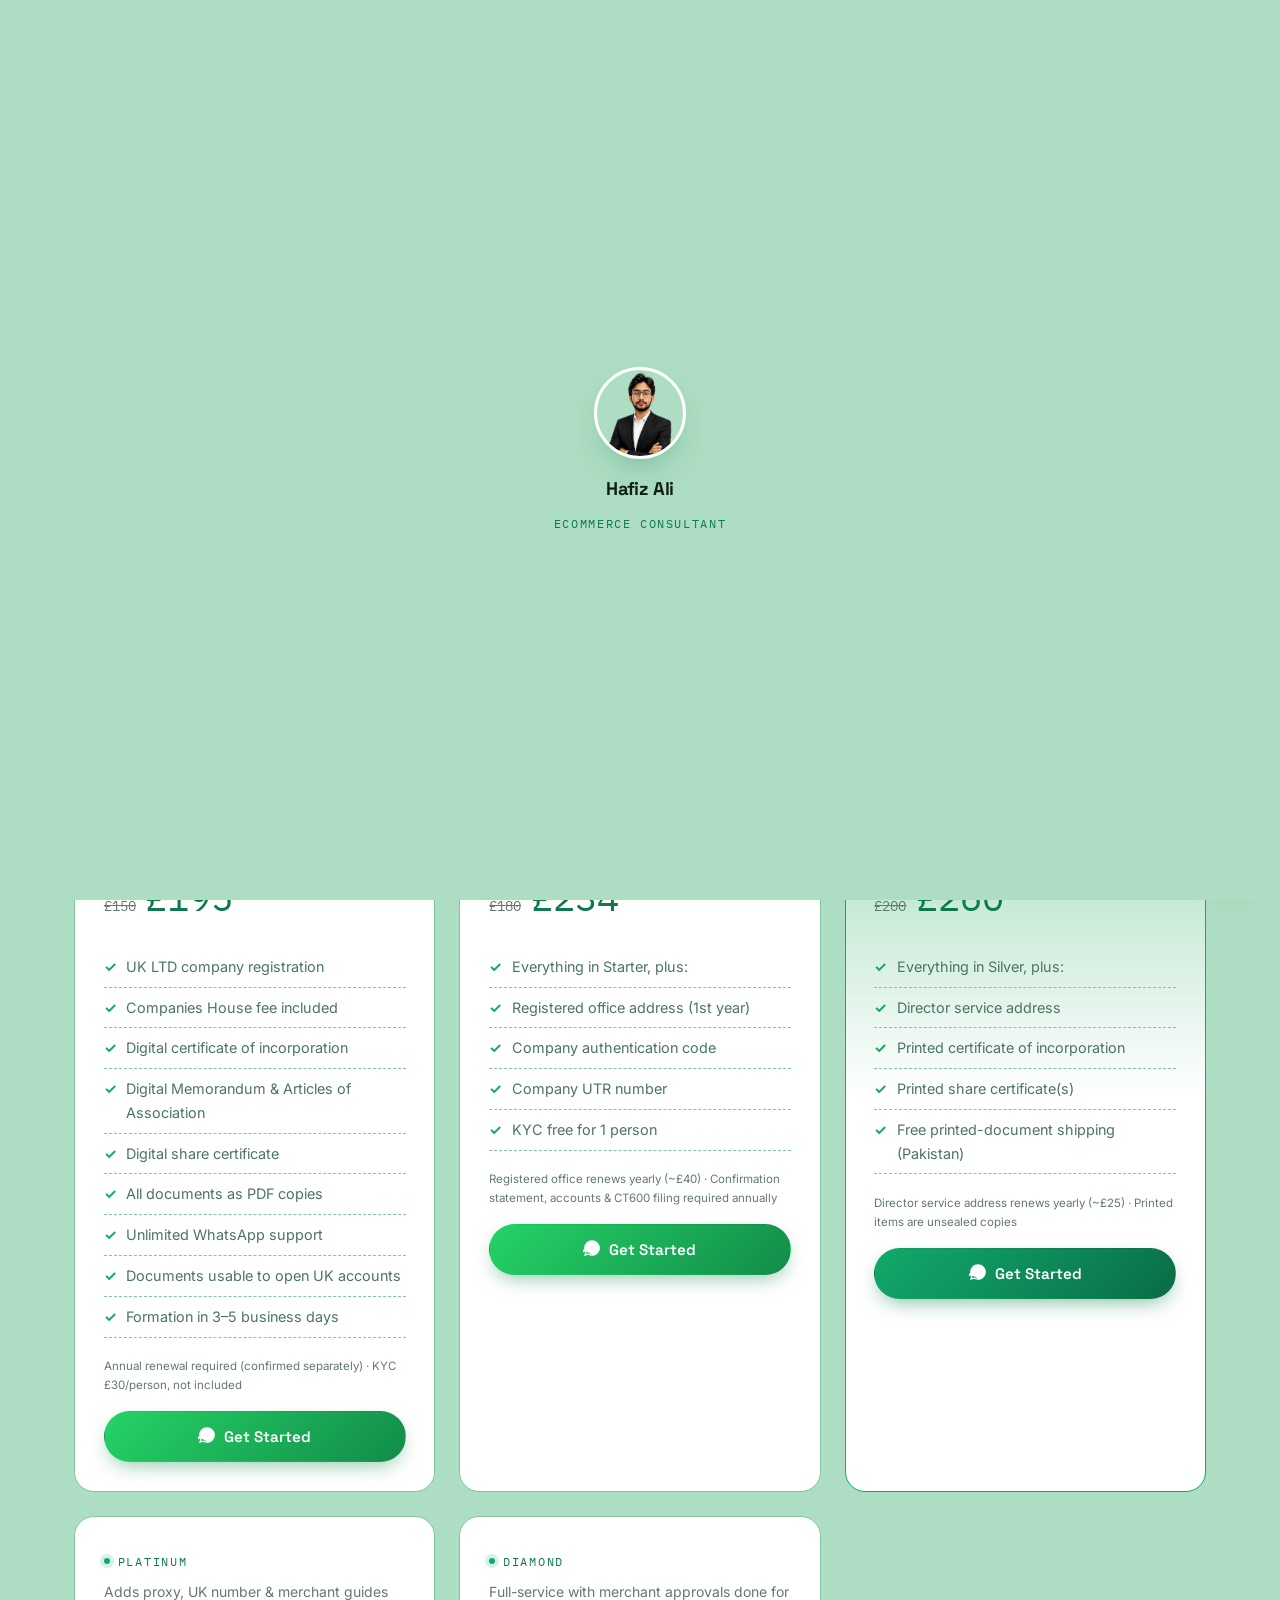
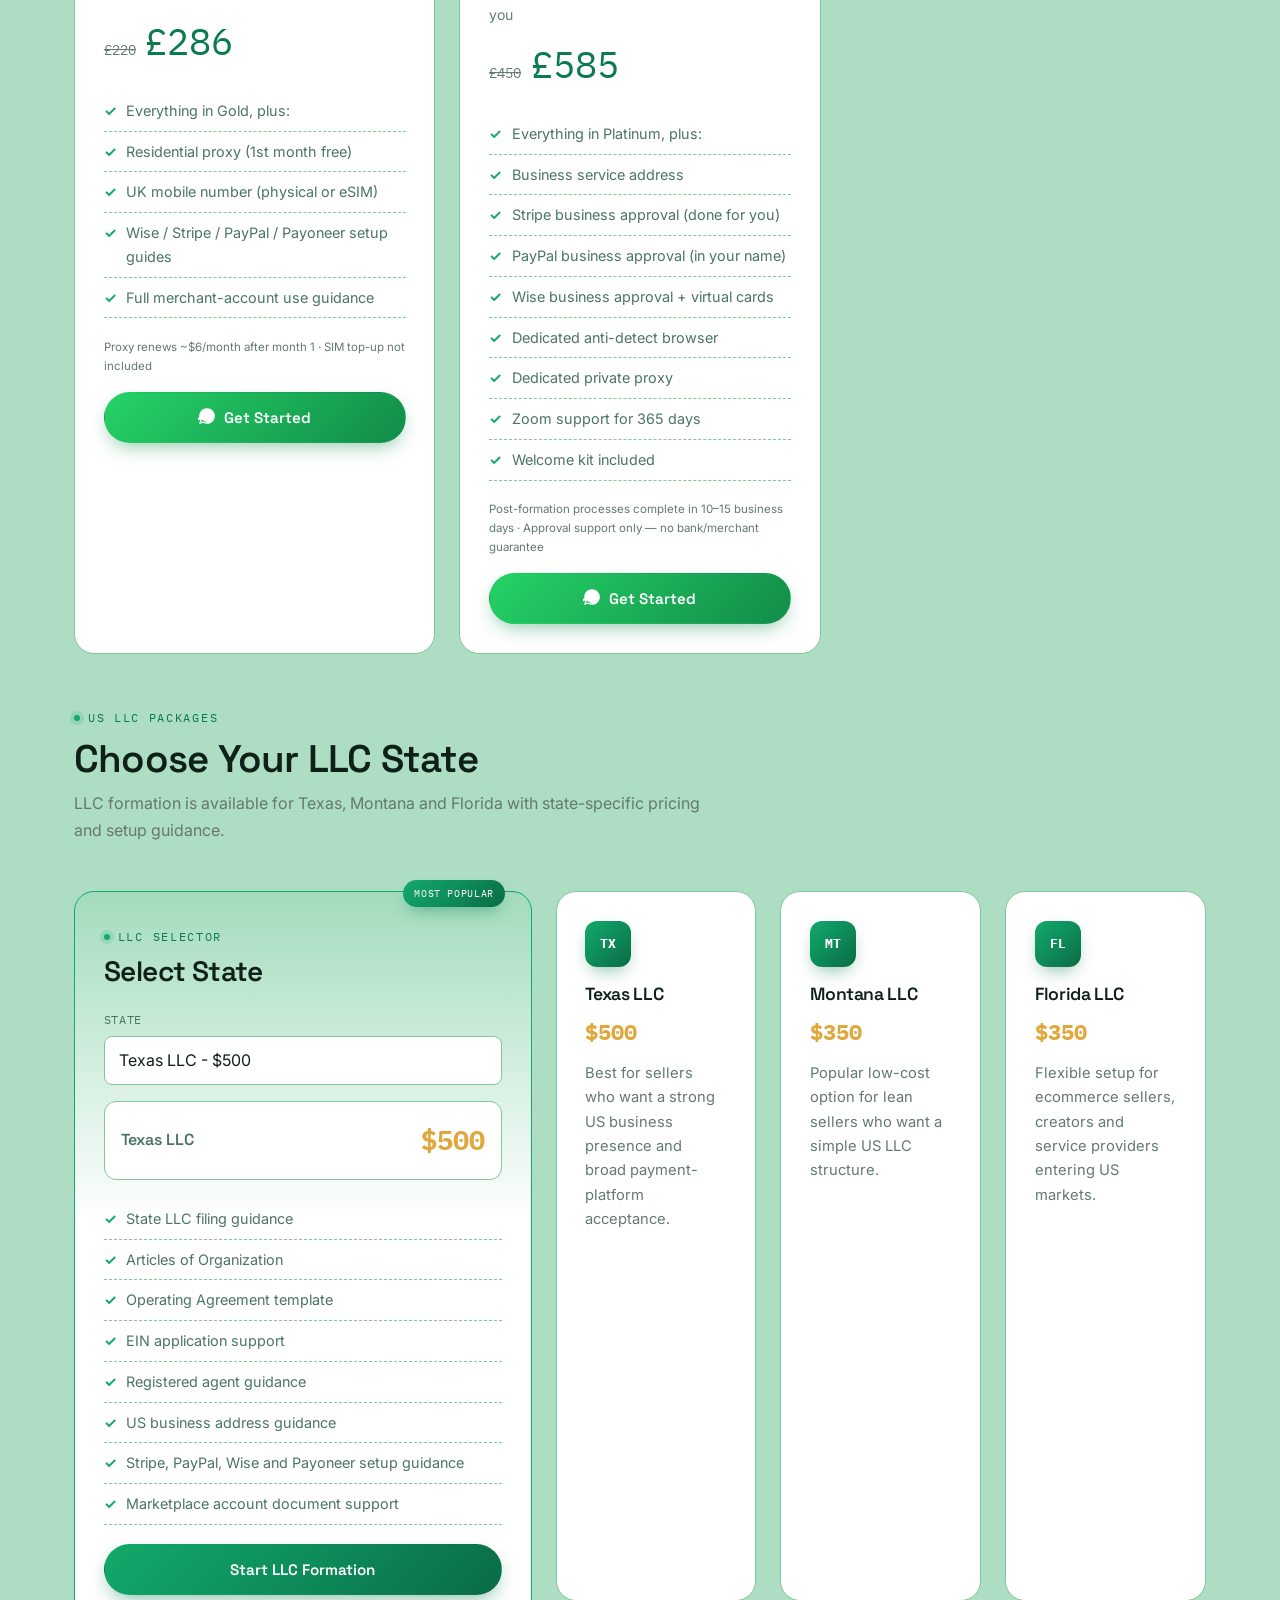
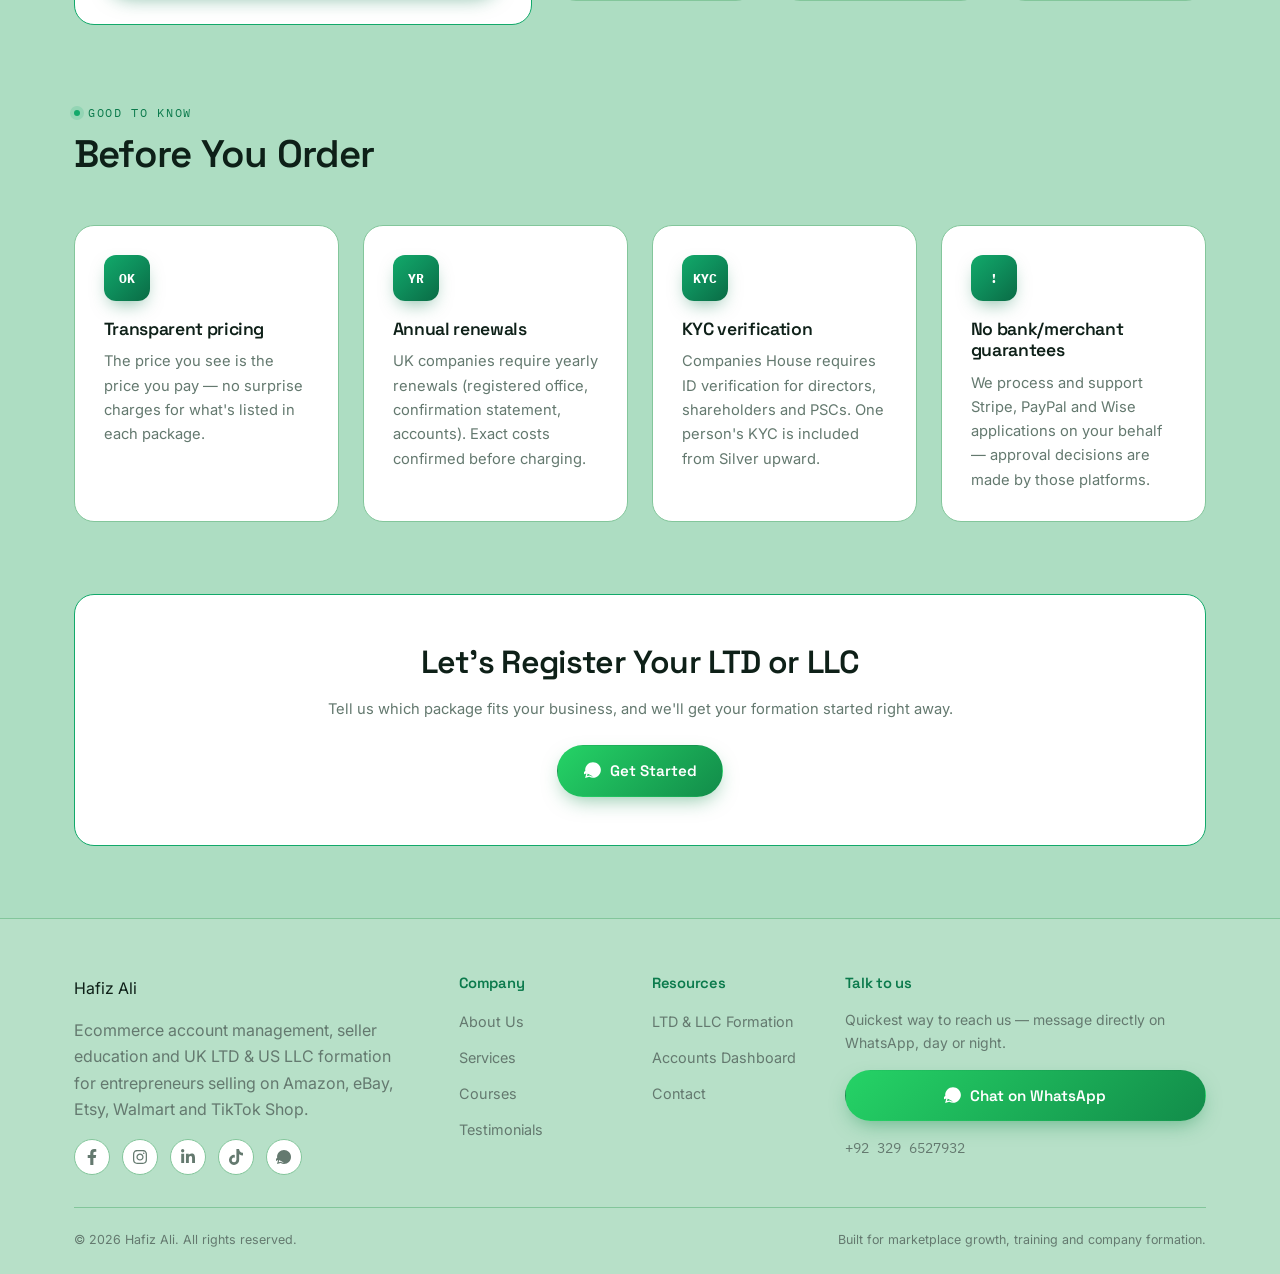
<file: ltd-formation.html>
<!DOCTYPE html>
<html lang="en">
<head>
<meta charset="UTF-8">
<meta name="viewport" content="width=device-width, initial-scale=1.0">
<title>LTD &amp; LLC Formation | Hafiz Ali — Marketplace Growth Agency</title>
<meta name="description" content="UK LTD and US LLC formation, HMRC, VAT, EIN and marketplace-ready business setup for international sellers.">
<link rel="icon" href="data:image/svg+xml,<svg xmlns=%22http://www.w3.org/2000/svg%22 viewBox=%220 0 100 100%22><rect width=%22100%22 height=%22100%22 rx=%2220%22 fill=%22%230A0F0C%22/><text x=%2250%22 y=%2266%22 font-size=%2255%22 fill=%22%2335D07F%22 text-anchor=%22middle%22 font-family=%22monospace%22>h</text></svg>">
<link rel="preconnect" href="https://fonts.googleapis.com">
<link href="https://fonts.googleapis.com/css2?family=Space+Grotesk:wght@500;600;700&family=Inter:wght@400;500;600&family=IBM+Plex+Mono:wght@500;600&family=Noto+Nastaliq+Urdu:wght@500;600&display=swap" rel="stylesheet">
<link rel="stylesheet" href="https://cdnjs.cloudflare.com/ajax/libs/twitter-bootstrap/5.3.3/css/bootstrap.min.css">
<link rel="stylesheet" href="css/style.css">

</head>
<body>
<div id="preloader">
    <div class="loader-photo">
      <img src="img/hafiz-photo.png" alt="Hafiz Ali">
      <div class="loader-ring"></div>
    </div>
    <h2 class="loader-name">Hafiz Ali</h2>
    <p class="loader-tagline">Ecommerce Consultant</p>
  </div>
<nav class="navbar navbar-expand-lg mp-nav">
    <div class="container-custom">
      <a class="navbar-brand" href="index.html">
        <img src="img/logo-mark.png" alt="" class="brand-mark">
        Hafiz Ali
      </a>
      <button class="navbar-toggler" type="button" id="navToggleBtn" aria-label="Open menu" aria-expanded="false" aria-controls="mpNav">
        <span class="navbar-toggler-icon"></span>
      </button>
      <div class="nav-backdrop" id="navBackdrop"></div>
      <div class="navbar-collapse justify-content-end" id="mpNav">
        <button type="button" class="nav-close-btn" id="navCloseBtn" aria-label="Close menu">&times;</button>
        <ul class="navbar-nav align-items-lg-center gap-lg-1">
          <li class="nav-item"><a class="nav-link" href="index.html">Home</a></li>
          <li class="nav-item"><a class="nav-link" href="courses.html">Courses</a></li>
          <li class="nav-item"><a class="nav-link" href="services.html">Services</a></li>
          <li class="nav-item"><a class="nav-link active" href="ltd-formation.html">LTD &amp; LLC Formation</a></li>
          <li class="nav-item"><a class="nav-link" href="testimonials.html">Testimonials</a></li>
          <li class="nav-item"><a class="nav-link" href="dashboard.html">Dashboard</a></li>
          <li class="nav-item"><a class="nav-link" href="about.html">About</a></li>
          <li class="nav-item"><a class="nav-link" href="contact.html">Contact</a></li>
          <li class="nav-item ms-lg-2 mt-2 mt-lg-0">
            <a href="https://wa.me/923296527932?text=Hi%20Hafiz%2C%20I%20found%20your%20portfolio%20and%20I%27d%20like%20to%20talk%20about%20a%20project." target="_blank" rel="noopener" class="btn-mp btn-mp-whatsapp"><svg class="icon-wa" viewBox="0 0 448 512" fill="currentColor" aria-hidden="true"><path d="M380.9 97.1C339 55.1 283.2 32 223.9 32c-122.4 0-222 99.6-222 222 0 39.1 10.2 77.3 29.6 111L0 480l117.7-30.9c32.4 17.7 68.9 27 106.1 27h.1c122.3 0 224.1-99.6 224.1-222 0-59.3-25.2-115-67.1-157zm-157 341.6c-33.2 0-65.7-8.9-94-25.7l-6.7-4-69.8 18.3L72 359.2l-4.4-7c-18.5-29.4-28.2-63.3-28.2-98.20-101.7 82.8-184.5 184.6-184.5 49.3 0 95.6 19.2 130.4 54.1 34.8 34.9 56.2 81.2 56.1 130.5 0 101.8-84.9 184.6-186.6 184.6zm101.2-138.2c-5.5-2.8-32.8-16.2-37.9-18c-5.1-1.9-8.8-2.8-12.5 2.8-3.7 5.6-14.3 18-17.6 21.8-3.2 3.7-6.5 4.2-12 1.4-32.6-16.3-54-29.1-75.5-66-5.7-9.8 5.7-9.1 16.3-30.3 1.8-3.7.9-6.9-.5-9.7c-1.4-2.8-12.5-30.1-17.1-41.2-4.5-10.8-9.1-9.3-12.5-9.5-3.2-.2-6.9-.2-10.6-.2-3.7 0-9.7 1.4-14.8 6.9-5.1 5.6-19.4 19-19.4 46.3 0 27.3 19.9 53.7 22.6 57.4c2.8 3.7 39.1 59.7 94.8 83.8 35.2 15.2 49 16.5 66.6 13.9 10.7-1.6 32.8-13.4 37.4-26.4 4.6-13 4.6-24.1 3.2-26.4-1.3-2.5-5-3.9-10.5-6.6z"/></svg> WhatsApp Me</a>
          </li>
        </ul>
      </div>
    </div>
  </nav>
  <div class="ticker-wrap">
    <div class="ticker-track">
      <span class="up"><b>Amazon</b> +18.4% ▲</span>
      <span class="up"><b>eBay</b> +9.1% ▲</span>
      <span class="up"><b>Etsy</b> +22.7% ▲</span>
      <span class="up"><b>Walmart</b> +11.3% ▲</span>
      <span class="up"><b>TikTok Shop</b> +34.2% ▲</span>
      <span class="up"><b>Amazon FBA</b> +15.6% ▲</span>
      <span class="up"><b>eBay UK</b> +7.8% ▲</span>
      <span class="up"><b>Etsy Digital</b> +19.0% ▲</span>
    </div>
  </div>

  <div class="page-header">
    <div class="container-custom">
      <div class="breadcrumb-mp mb-2"><a href="index.html">Home</a> / LTD &amp; LLC Formation</div>
      <span class="eyebrow">UK LTD &amp; US LLC registration</span>
      <h1 class="mt-2 split-text">LTD &amp; LLC Formation for Global Sellers</h1>
      <p class="text-muted-custom mt-2" style="max-width:620px;">
        Planning to sell on Amazon, eBay, Etsy, Walmart, Temu or TikTok Shop?
        We create UK LTD companies and US LLCs for global sellers, including
        business documents, registration guidance, payment setup support and
        marketplace-ready compliance direction.
      </p>
    </div>
  </div>

  <section class="section" id="packages">
    <div class="container-custom">
      <div class="section-head reveal">
        <span class="eyebrow">Formation packages</span>
        <h2 class="mt-2">Choose Your LTD Package</h2>
        <p class="text-muted-custom mt-2">Every package includes full company registration with Companies House — transparent, all-inclusive pricing.</p>
      </div>

      <div class="row g-4" data-reveal-row>

        <div class="col-md-6 col-lg-4">
          <div class="plan-card reveal">
            <span class="eyebrow">Starter</span>
            <p class="text-muted-custom small mt-2 mb-2">For UK residents using their own address</p>
            <div class="plan-price">
              <span class="price-was">&pound;150</span>&pound;195
            </div>
            <ul><li>UK LTD company registration</li><li>Companies House fee included</li><li>Digital certificate of incorporation</li><li>Digital Memorandum &amp; Articles of Association</li><li>Digital share certificate</li><li>All documents as PDF copies</li><li>Unlimited WhatsApp support</li><li>Documents usable to open UK accounts</li><li>Formation in 3&ndash;5 business days</li></ul>
            <p class="fee-note text-muted-custom mb-3" style="font-size:.72rem;">Annual renewal required (confirmed separately) &middot; KYC £30/person, not included</p>
            <a href="https://wa.me/923296527932?text=Hi%20Hafiz%2C%20I%27d%20like%20to%20know%20more%20about%20the%20Starter%20LTD%20package." target="_blank" rel="noopener" class="btn-mp btn-mp-whatsapp w-100 justify-content-center"><svg class="icon-wa" viewBox="0 0 448 512" fill="currentColor" aria-hidden="true"><path d="M380.9 97.1C339 55.1 283.2 32 223.9 32c-122.4 0-222 99.6-222 222 0 39.1 10.2 77.3 29.6 111L0 480l117.7-30.9c32.4 17.7 68.9 27 106.1 27h.1c122.3 0 224.1-99.6 224.1-222 0-59.3-25.2-115-67.1-157zm-157 341.6c-33.2 0-65.7-8.9-94-25.7l-6.7-4-69.8 18.3L72 359.2l-4.4-7c-18.5-29.4-28.2-63.3-28.2-98.20-101.7 82.8-184.5 184.6-184.5 49.3 0 95.6 19.2 130.4 54.1 34.8 34.9 56.2 81.2 56.1 130.5 0 101.8-84.9 184.6-186.6 184.6zm101.2-138.2c-5.5-2.8-32.8-16.2-37.9-18c-5.1-1.9-8.8-2.8-12.5 2.8-3.7 5.6-14.3 18-17.6 21.8-3.2 3.7-6.5 4.2-12 1.4-32.6-16.3-54-29.1-75.5-66-5.7-9.8 5.7-9.1 16.3-30.3 1.8-3.7.9-6.9-.5-9.7c-1.4-2.8-12.5-30.1-17.1-41.2-4.5-10.8-9.1-9.3-12.5-9.5-3.2-.2-6.9-.2-10.6-.2-3.7 0-9.7 1.4-14.8 6.9-5.1 5.6-19.4 19-19.4 46.3 0 27.3 19.9 53.7 22.6 57.4c2.8 3.7 39.1 59.7 94.8 83.8 35.2 15.2 49 16.5 66.6 13.9 10.7-1.6 32.8-13.4 37.4-26.4 4.6-13 4.6-24.1 3.2-26.4-1.3-2.5-5-3.9-10.5-6.6z"/></svg> Get Started</a>
          </div>
        </div>
        <div class="col-md-6 col-lg-4">
          <div class="plan-card reveal">
            <span class="eyebrow">Silver</span>
            <p class="text-muted-custom small mt-2 mb-2">First choice for non-UK residents</p>
            <div class="plan-price">
              <span class="price-was">&pound;180</span>&pound;234
            </div>
            <ul><li>Everything in Starter, plus:</li><li>Registered office address (1st year)</li><li>Company authentication code</li><li>Company UTR number</li><li>KYC free for 1 person</li></ul>
            <p class="fee-note text-muted-custom mb-3" style="font-size:.72rem;">Registered office renews yearly (~£40) &middot; Confirmation statement, accounts &amp; CT600 filing required annually</p>
            <a href="https://wa.me/923296527932?text=Hi%20Hafiz%2C%20I%27d%20like%20to%20know%20more%20about%20the%20Silver%20LTD%20package." target="_blank" rel="noopener" class="btn-mp btn-mp-whatsapp w-100 justify-content-center"><svg class="icon-wa" viewBox="0 0 448 512" fill="currentColor" aria-hidden="true"><path d="M380.9 97.1C339 55.1 283.2 32 223.9 32c-122.4 0-222 99.6-222 222 0 39.1 10.2 77.3 29.6 111L0 480l117.7-30.9c32.4 17.7 68.9 27 106.1 27h.1c122.3 0 224.1-99.6 224.1-222 0-59.3-25.2-115-67.1-157zm-157 341.6c-33.2 0-65.7-8.9-94-25.7l-6.7-4-69.8 18.3L72 359.2l-4.4-7c-18.5-29.4-28.2-63.3-28.2-98.20-101.7 82.8-184.5 184.6-184.5 49.3 0 95.6 19.2 130.4 54.1 34.8 34.9 56.2 81.2 56.1 130.5 0 101.8-84.9 184.6-186.6 184.6zm101.2-138.2c-5.5-2.8-32.8-16.2-37.9-18c-5.1-1.9-8.8-2.8-12.5 2.8-3.7 5.6-14.3 18-17.6 21.8-3.2 3.7-6.5 4.2-12 1.4-32.6-16.3-54-29.1-75.5-66-5.7-9.8 5.7-9.1 16.3-30.3 1.8-3.7.9-6.9-.5-9.7c-1.4-2.8-12.5-30.1-17.1-41.2-4.5-10.8-9.1-9.3-12.5-9.5-3.2-.2-6.9-.2-10.6-.2-3.7 0-9.7 1.4-14.8 6.9-5.1 5.6-19.4 19-19.4 46.3 0 27.3 19.9 53.7 22.6 57.4c2.8 3.7 39.1 59.7 94.8 83.8 35.2 15.2 49 16.5 66.6 13.9 10.7-1.6 32.8-13.4 37.4-26.4 4.6-13 4.6-24.1 3.2-26.4-1.3-2.5-5-3.9-10.5-6.6z"/></svg> Get Started</a>
          </div>
        </div>
        <div class="col-md-6 col-lg-4">
          <div class="plan-card featured reveal">
            <span class="eyebrow">Gold</span>
            <p class="text-muted-custom small mt-2 mb-2">Printed documents + director privacy</p>
            <div class="plan-price">
              <span class="price-was">&pound;200</span>&pound;260
            </div>
            <ul><li>Everything in Silver, plus:</li><li>Director service address</li><li>Printed certificate of incorporation</li><li>Printed share certificate(s)</li><li>Free printed-document shipping (Pakistan)</li></ul>
            <p class="fee-note text-muted-custom mb-3" style="font-size:.72rem;">Director service address renews yearly (~£25) &middot; Printed items are unsealed copies</p>
            <a href="https://wa.me/923296527932?text=Hi%20Hafiz%2C%20I%27d%20like%20to%20know%20more%20about%20the%20Gold%20LTD%20package." target="_blank" rel="noopener" class="btn-mp btn-mp-primary w-100 justify-content-center"><svg class="icon-wa" viewBox="0 0 448 512" fill="currentColor" aria-hidden="true"><path d="M380.9 97.1C339 55.1 283.2 32 223.9 32c-122.4 0-222 99.6-222 222 0 39.1 10.2 77.3 29.6 111L0 480l117.7-30.9c32.4 17.7 68.9 27 106.1 27h.1c122.3 0 224.1-99.6 224.1-222 0-59.3-25.2-115-67.1-157zm-157 341.6c-33.2 0-65.7-8.9-94-25.7l-6.7-4-69.8 18.3L72 359.2l-4.4-7c-18.5-29.4-28.2-63.3-28.2-98.20-101.7 82.8-184.5 184.6-184.5 49.3 0 95.6 19.2 130.4 54.1 34.8 34.9 56.2 81.2 56.1 130.5 0 101.8-84.9 184.6-186.6 184.6zm101.2-138.2c-5.5-2.8-32.8-16.2-37.9-18c-5.1-1.9-8.8-2.8-12.5 2.8-3.7 5.6-14.3 18-17.6 21.8-3.2 3.7-6.5 4.2-12 1.4-32.6-16.3-54-29.1-75.5-66-5.7-9.8 5.7-9.1 16.3-30.3 1.8-3.7.9-6.9-.5-9.7c-1.4-2.8-12.5-30.1-17.1-41.2-4.5-10.8-9.1-9.3-12.5-9.5-3.2-.2-6.9-.2-10.6-.2-3.7 0-9.7 1.4-14.8 6.9-5.1 5.6-19.4 19-19.4 46.3 0 27.3 19.9 53.7 22.6 57.4c2.8 3.7 39.1 59.7 94.8 83.8 35.2 15.2 49 16.5 66.6 13.9 10.7-1.6 32.8-13.4 37.4-26.4 4.6-13 4.6-24.1 3.2-26.4-1.3-2.5-5-3.9-10.5-6.6z"/></svg> Get Started</a>
          </div>
        </div>
        <div class="col-md-6 col-lg-4">
          <div class="plan-card reveal">
            <span class="eyebrow">Platinum</span>
            <p class="text-muted-custom small mt-2 mb-2">Adds proxy, UK number &amp; merchant guides</p>
            <div class="plan-price">
              <span class="price-was">&pound;220</span>&pound;286
            </div>
            <ul><li>Everything in Gold, plus:</li><li>Residential proxy (1st month free)</li><li>UK mobile number (physical or eSIM)</li><li>Wise / Stripe / PayPal / Payoneer setup guides</li><li>Full merchant-account use guidance</li></ul>
            <p class="fee-note text-muted-custom mb-3" style="font-size:.72rem;">Proxy renews ~$6/month after month 1 &middot; SIM top-up not included</p>
            <a href="https://wa.me/923296527932?text=Hi%20Hafiz%2C%20I%27d%20like%20to%20know%20more%20about%20the%20Platinum%20LTD%20package." target="_blank" rel="noopener" class="btn-mp btn-mp-whatsapp w-100 justify-content-center"><svg class="icon-wa" viewBox="0 0 448 512" fill="currentColor" aria-hidden="true"><path d="M380.9 97.1C339 55.1 283.2 32 223.9 32c-122.4 0-222 99.6-222 222 0 39.1 10.2 77.3 29.6 111L0 480l117.7-30.9c32.4 17.7 68.9 27 106.1 27h.1c122.3 0 224.1-99.6 224.1-222 0-59.3-25.2-115-67.1-157zm-157 341.6c-33.2 0-65.7-8.9-94-25.7l-6.7-4-69.8 18.3L72 359.2l-4.4-7c-18.5-29.4-28.2-63.3-28.2-98.20-101.7 82.8-184.5 184.6-184.5 49.3 0 95.6 19.2 130.4 54.1 34.8 34.9 56.2 81.2 56.1 130.5 0 101.8-84.9 184.6-186.6 184.6zm101.2-138.2c-5.5-2.8-32.8-16.2-37.9-18c-5.1-1.9-8.8-2.8-12.5 2.8-3.7 5.6-14.3 18-17.6 21.8-3.2 3.7-6.5 4.2-12 1.4-32.6-16.3-54-29.1-75.5-66-5.7-9.8 5.7-9.1 16.3-30.3 1.8-3.7.9-6.9-.5-9.7c-1.4-2.8-12.5-30.1-17.1-41.2-4.5-10.8-9.1-9.3-12.5-9.5-3.2-.2-6.9-.2-10.6-.2-3.7 0-9.7 1.4-14.8 6.9-5.1 5.6-19.4 19-19.4 46.3 0 27.3 19.9 53.7 22.6 57.4c2.8 3.7 39.1 59.7 94.8 83.8 35.2 15.2 49 16.5 66.6 13.9 10.7-1.6 32.8-13.4 37.4-26.4 4.6-13 4.6-24.1 3.2-26.4-1.3-2.5-5-3.9-10.5-6.6z"/></svg> Get Started</a>
          </div>
        </div>
        <div class="col-md-6 col-lg-4">
          <div class="plan-card reveal">
            <span class="eyebrow">Diamond</span>
            <p class="text-muted-custom small mt-2 mb-2">Full-service with merchant approvals done for you</p>
            <div class="plan-price">
              <span class="price-was">&pound;450</span>&pound;585
            </div>
            <ul><li>Everything in Platinum, plus:</li><li>Business service address</li><li>Stripe business approval (done for you)</li><li>PayPal business approval (in your name)</li><li>Wise business approval + virtual cards</li><li>Dedicated anti-detect browser</li><li>Dedicated private proxy</li><li>Zoom support for 365 days</li><li>Welcome kit included</li></ul>
            <p class="fee-note text-muted-custom mb-3" style="font-size:.72rem;">Post-formation processes complete in 10&ndash;15 business days &middot; Approval support only &mdash; no bank/merchant guarantee</p>
            <a href="https://wa.me/923296527932?text=Hi%20Hafiz%2C%20I%27d%20like%20to%20know%20more%20about%20the%20Diamond%20LTD%20package." target="_blank" rel="noopener" class="btn-mp btn-mp-whatsapp w-100 justify-content-center"><svg class="icon-wa" viewBox="0 0 448 512" fill="currentColor" aria-hidden="true"><path d="M380.9 97.1C339 55.1 283.2 32 223.9 32c-122.4 0-222 99.6-222 222 0 39.1 10.2 77.3 29.6 111L0 480l117.7-30.9c32.4 17.7 68.9 27 106.1 27h.1c122.3 0 224.1-99.6 224.1-222 0-59.3-25.2-115-67.1-157zm-157 341.6c-33.2 0-65.7-8.9-94-25.7l-6.7-4-69.8 18.3L72 359.2l-4.4-7c-18.5-29.4-28.2-63.3-28.2-98.20-101.7 82.8-184.5 184.6-184.5 49.3 0 95.6 19.2 130.4 54.1 34.8 34.9 56.2 81.2 56.1 130.5 0 101.8-84.9 184.6-186.6 184.6zm101.2-138.2c-5.5-2.8-32.8-16.2-37.9-18c-5.1-1.9-8.8-2.8-12.5 2.8-3.7 5.6-14.3 18-17.6 21.8-3.2 3.7-6.5 4.2-12 1.4-32.6-16.3-54-29.1-75.5-66-5.7-9.8 5.7-9.1 16.3-30.3 1.8-3.7.9-6.9-.5-9.7c-1.4-2.8-12.5-30.1-17.1-41.2-4.5-10.8-9.1-9.3-12.5-9.5-3.2-.2-6.9-.2-10.6-.2-3.7 0-9.7 1.4-14.8 6.9-5.1 5.6-19.4 19-19.4 46.3 0 27.3 19.9 53.7 22.6 57.4c2.8 3.7 39.1 59.7 94.8 83.8 35.2 15.2 49 16.5 66.6 13.9 10.7-1.6 32.8-13.4 37.4-26.4 4.6-13 4.6-24.1 3.2-26.4-1.3-2.5-5-3.9-10.5-6.6z"/></svg> Get Started</a>
          </div>
        </div>
      </div>

      <div class="section-head reveal mt-5">
        <span class="eyebrow">US LLC packages</span>
        <h2 class="mt-2">Choose Your LLC State</h2>
        <p class="text-muted-custom mt-2">LLC formation is available for Texas, Montana and Florida with state-specific pricing and setup guidance.</p>
      </div>

      <div class="row g-4 align-items-stretch" data-reveal-row>
        <div class="col-lg-5">
          <div class="plan-card featured reveal llc-selector-card">
            <span class="eyebrow">LLC selector</span>
            <h3 class="mt-2 mb-3">Select State</h3>
            <div class="form-mp mb-3">
              <label for="llcStateSelect">State</label>
              <select class="form-select" id="llcStateSelect">
                <option value="Texas">Texas LLC - $500</option>
                <option value="Montana">Montana LLC - $350</option>
                <option value="Florida">Florida LLC - $350</option>
              </select>
            </div>
            <div class="llc-price-box">
              <span id="llcStateName">Texas LLC</span>
              <b id="llcStatePrice">$500</b>
            </div>
            <ul id="llcFeatureList">
              <li>State LLC filing guidance</li>
              <li>Articles of Organization</li>
              <li>Operating Agreement template</li>
              <li>EIN application support</li>
              <li>Registered agent guidance</li>
              <li>US business address guidance</li>
              <li>Stripe, PayPal, Wise and Payoneer setup guidance</li>
              <li>Marketplace account document support</li>
            </ul>
            <a id="llcWhatsAppLink" href="https://wa.me/923296527932?text=Hi%20Hafiz%2C%20I%27d%20like%20to%20create%20a%20Texas%20LLC.%20Please%20share%20the%20complete%20process." target="_blank" rel="noopener" class="btn-mp btn-mp-primary w-100 justify-content-center">Start LLC Formation</a>
          </div>
        </div>
        <div class="col-lg-7">
          <div class="row g-4 h-100" data-reveal-row>
            <div class="col-md-4">
              <div class="mp-card reveal state-card">
                <div class="icon-box">TX</div>
                <h3>Texas LLC</h3>
                <p class="state-price">$500</p>
                <p>Best for sellers who want a strong US business presence and broad payment-platform acceptance.</p>
              </div>
            </div>
            <div class="col-md-4">
              <div class="mp-card reveal state-card">
                <div class="icon-box">MT</div>
                <h3>Montana LLC</h3>
                <p class="state-price">$350</p>
                <p>Popular low-cost option for lean sellers who want a simple US LLC structure.</p>
              </div>
            </div>
            <div class="col-md-4">
              <div class="mp-card reveal state-card">
                <div class="icon-box">FL</div>
                <h3>Florida LLC</h3>
                <p class="state-price">$350</p>
                <p>Flexible setup for ecommerce sellers, creators and service providers entering US markets.</p>
              </div>
            </div>
          </div>
        </div>
      </div>
    </div>
  </section>

  <section class="section pt-0">
    <div class="container-custom">
      <div class="section-head reveal">
        <span class="eyebrow">Good to know</span>
        <h2 class="mt-2">Before You Order</h2>
      </div>
      <div class="row g-4" data-reveal-row>
        <div class="col-md-6 col-lg-3">
          <div class="mp-card reveal">
            <div class="icon-box">OK</div>
            <h3>Transparent pricing</h3>
            <p>The price you see is the price you pay — no surprise charges for what's listed in each package.</p>
          </div>
        </div>
        <div class="col-md-6 col-lg-3">
          <div class="mp-card reveal">
            <div class="icon-box">YR</div>
            <h3>Annual renewals</h3>
            <p>UK companies require yearly renewals (registered office, confirmation statement, accounts). Exact costs confirmed before charging.</p>
          </div>
        </div>
        <div class="col-md-6 col-lg-3">
          <div class="mp-card reveal">
            <div class="icon-box">KYC</div>
            <h3>KYC verification</h3>
            <p>Companies House requires ID verification for directors, shareholders and PSCs. One person's KYC is included from Silver upward.</p>
          </div>
        </div>
        <div class="col-md-6 col-lg-3">
          <div class="mp-card reveal">
            <div class="icon-box">!</div>
            <h3>No bank/merchant guarantees</h3>
            <p>We process and support Stripe, PayPal and Wise applications on your behalf — approval decisions are made by those platforms.</p>
          </div>
        </div>
      </div>
    </div>
  </section>

  <section class="section pt-0">
    <div class="container-custom">
      <div class="mp-card text-center py-5 reveal-scale" style="border-color:var(--green);">
        <h2 class="mb-3">Let's Register Your LTD or LLC</h2>
        <p class="text-muted-custom mb-4">Tell us which package fits your business, and we'll get your formation started right away.</p>
        <a href="https://wa.me/923296527932?text=Hi%20Hafiz%2C%20I%27d%20like%20to%20register%20a%20UK%20LTD%20company%20or%20US%20LLC.%20Please%20guide%20me%20on%20the%20right%20package." target="_blank" rel="noopener" class="btn-mp btn-mp-whatsapp"><svg class="icon-wa" viewBox="0 0 448 512" fill="currentColor" aria-hidden="true"><path d="M380.9 97.1C339 55.1 283.2 32 223.9 32c-122.4 0-222 99.6-222 222 0 39.1 10.2 77.3 29.6 111L0 480l117.7-30.9c32.4 17.7 68.9 27 106.1 27h.1c122.3 0 224.1-99.6 224.1-222 0-59.3-25.2-115-67.1-157zm-157 341.6c-33.2 0-65.7-8.9-94-25.7l-6.7-4-69.8 18.3L72 359.2l-4.4-7c-18.5-29.4-28.2-63.3-28.2-98.20-101.7 82.8-184.5 184.6-184.5 49.3 0 95.6 19.2 130.4 54.1 34.8 34.9 56.2 81.2 56.1 130.5 0 101.8-84.9 184.6-186.6 184.6zm101.2-138.2c-5.5-2.8-32.8-16.2-37.9-18c-5.1-1.9-8.8-2.8-12.5 2.8-3.7 5.6-14.3 18-17.6 21.8-3.2 3.7-6.5 4.2-12 1.4-32.6-16.3-54-29.1-75.5-66-5.7-9.8 5.7-9.1 16.3-30.3 1.8-3.7.9-6.9-.5-9.7c-1.4-2.8-12.5-30.1-17.1-41.2-4.5-10.8-9.1-9.3-12.5-9.5-3.2-.2-6.9-.2-10.6-.2-3.7 0-9.7 1.4-14.8 6.9-5.1 5.6-19.4 19-19.4 46.3 0 27.3 19.9 53.7 22.6 57.4c2.8 3.7 39.1 59.7 94.8 83.8 35.2 15.2 49 16.5 66.6 13.9 10.7-1.6 32.8-13.4 37.4-26.4 4.6-13 4.6-24.1 3.2-26.4-1.3-2.5-5-3.9-10.5-6.6z"/></svg> Get Started</a>
      </div>
    </div>
  </section>
<footer class="mp-footer">
    <div class="container-custom">
      <div class="row g-4">
        <div class="col-lg-4">
          <a class="navbar-brand mb-3 d-inline-flex" href="index.html">
            Hafiz Ali
          </a>
          <p class="text-muted-custom" style="max-width:320px;">
            Ecommerce account management, seller education and UK LTD &amp; US LLC formation for entrepreneurs selling on Amazon, eBay, Etsy,
            Walmart and TikTok Shop.
          </p>
          <div class="social-mini mt-3">
            <a href="https://www.facebook.com/profile.php?id=61591613211355" target="_blank" rel="noopener" aria-label="Facebook"><svg viewBox="0 0 320 512" fill="currentColor"><path d="M279.14 288l14.22-92.66h-88.91v-60.13c0-25.35 12.42-50.06 52.24-50.06h40.42V6.26S260.43 0 225.36 0c-73.22 0-121.08 44.38-121.08 124.72v70.62H22.89V288h81.39v224h100.17V288z"/></svg></a>
            <a href="https://www.instagram.com/ecommerwithHafiz?utm_source=qr&amp;igsi=bjc3b3NwOXVmZjBl" target="_blank" rel="noopener" aria-label="Instagram"><svg viewBox="0 0 448 512" fill="currentColor"><path d="M224.1 141c-63.6 0-114.9 51.3-114.9 114.9s51.3 114.9 114.9 114.9S339 319.5 339 255.9 287.7 141 224.1 141zm0 189.6c-41.1 0-74.7-33.5-74.7-74.7s33.5-74.7 74.7-74.7 74.7 33.5 74.7 74.7-33.6 74.7-74.7 74.7zm146.4-194.3c0 14.9-12 26.8-26.8 26.8-14.9 0-26.8-12-26.8-26.8s12-26.8 26.8-26.8 26.8 12 26.8 26.8zm76.1 27.2c-1.7-35.9-9.9-67.7-36.2-93.9-26.2-26.2-58-34.4-93.9-36.2-37-2.1-147.9-2.1-184.9 0-35.8 1.7-67.6 9.9-93.9 36.1s-34.4 58-36.2 93.9c-2.1 37-2.1 147.9 0 184.9 1.7 35.9 9.9 67.7 36.2 93.9s58 34.4 93.9 36.2c37 2.1 147.9 2.1 184.9 0 35.9-1.7 67.7-9.9 93.9-36.2 26.2-26.2 34.4-58 36.2-93.9 2.1-37 2.1-147.8 0-184.8zM398.8 388c-7.8 19.6-22.9 34.7-42.6 42.6-29.5 11.7-99.5 9-132.1 9s-102.7 2.6-132.1-9c-19.6-7.8-34.7-22.9-42.6-42.6-11.7-29.5-9-99.5-9-132.1s-2.6-102.7 9-132.1c7.8-19.6 22.9-34.7 42.6-42.6 29.5-11.7 99.5-9 132.1-9s102.7-2.6 132.1 9c19.6 7.8 34.7 22.9 42.6 42.6 11.7 29.5 9 99.5 9 132.1s2.7 102.7-9 132.1z"/></svg></a>
            <a href="https://www.linkedin.com/in/Hafiz-ali-amazon-growth-partner-253713386" target="_blank" rel="noopener" aria-label="LinkedIn"><svg viewBox="0 0 448 512" fill="currentColor"><path d="M100.28 448H7.4V149.5h92.88zm-46.44-338a53.79 53.79 0 1 1 53.79-53.79 53.79 53.79 0 0 1-53.79 53.79zM447.9 448h-92.68V302.4c0-34.7-.7-79.3-48.29-79.3-48.29 0-55.7 37.7-55.7 76.7V448h-92.78V149.5h89.08v40.8h1.3c12.4-23.5 42.7-48.3 87.9-48.3 94 0 111.28 61.9 111.28 142.3z"/></svg></a>
            <a href="https://www.tiktok.com/@ecommerceHafizali1?_r=1&amp;_t=ZS-999msJCgGY6" target="_blank" rel="noopener" aria-label="TikTok"><svg viewBox="0 0 448 512" fill="currentColor"><path d="M448 209.9a210.1 210.1 0 0 1-122.8-39.3V349.4A162.6 162.6 0 1 1 185 188.3v88.4a74.6 74.6 0 1 0 52.2 71.2V0h87a121.2 121.2 0 0 0 1.9 22.2A122.2 122.2 0 0 0 380 102.4a121.4 121.4 0 0 0 68 20.7z"/></svg></a>

            <a href="https://wa.me/923296527932?text=Hi%20Hafiz%2C%20I%20found%20your%20portfolio%20and%20I%27d%20like%20to%20talk%20about%20a%20project." target="_blank" rel="noopener" aria-label="WhatsApp"><svg class="icon-wa" viewBox="0 0 448 512" fill="currentColor" aria-hidden="true"><path d="M380.9 97.1C339 55.1 283.2 32 223.9 32c-122.4 0-222 99.6-222 222 0 39.1 10.2 77.3 29.6 111L0 480l117.7-30.9c32.4 17.7 68.9 27 106.1 27h.1c122.3 0 224.1-99.6 224.1-222 0-59.3-25.2-115-67.1-157zm-157 341.6c-33.2 0-65.7-8.9-94-25.7l-6.7-4-69.8 18.3L72 359.2l-4.4-7c-18.5-29.4-28.2-63.3-28.2-98.20-101.7 82.8-184.5 184.6-184.5 49.3 0 95.6 19.2 130.4 54.1 34.8 34.9 56.2 81.2 56.1 130.5 0 101.8-84.9 184.6-186.6 184.6zm101.2-138.2c-5.5-2.8-32.8-16.2-37.9-18c-5.1-1.9-8.8-2.8-12.5 2.8-3.7 5.6-14.3 18-17.6 21.8-3.2 3.7-6.5 4.2-12 1.4-32.6-16.3-54-29.1-75.5-66-5.7-9.8 5.7-9.1 16.3-30.3 1.8-3.7.9-6.9-.5-9.7c-1.4-2.8-12.5-30.1-17.1-41.2-4.5-10.8-9.1-9.3-12.5-9.5-3.2-.2-6.9-.2-10.6-.2-3.7 0-9.7 1.4-14.8 6.9-5.1 5.6-19.4 19-19.4 46.3 0 27.3 19.9 53.7 22.6 57.4c2.8 3.7 39.1 59.7 94.8 83.8 35.2 15.2 49 16.5 66.6 13.9 10.7-1.6 32.8-13.4 37.4-26.4 4.6-13 4.6-24.1 3.2-26.4-1.3-2.5-5-3.9-10.5-6.6z"/></svg></a>
          </div>
        </div>
        <div class="col-6 col-lg-2">
          <h5 class="text-green">Company</h5>
          <ul>
            <li><a href="about.html">About Us</a></li>
            <li><a href="services.html">Services</a></li>
            <li><a href="courses.html">Courses</a></li>
            <li><a href="testimonials.html">Testimonials</a></li>
          </ul>
        </div>
        <div class="col-6 col-lg-2">
          <h5 class="text-green">Resources</h5>
          <ul>
            <li><a href="ltd-formation.html">LTD &amp; LLC Formation</a></li>
            <li><a href="dashboard.html">Accounts Dashboard</a></li>
            <li><a href="contact.html">Contact</a></li>
          </ul>
        </div>
        <div class="col-lg-4">
          <h5 class="text-green">Talk to us</h5>
          <p class="text-muted-custom small">Quickest way to reach us — message directly on WhatsApp, day or night.</p>
          <a href="https://wa.me/923296527932?text=Hi%20Hafiz%2C%20I%20found%20your%20portfolio%20and%20I%27d%20like%20to%20talk%20about%20a%20project." target="_blank" rel="noopener" class="btn-mp btn-mp-whatsapp w-100 justify-content-center"><svg class="icon-wa" viewBox="0 0 448 512" fill="currentColor" aria-hidden="true"><path d="M380.9 97.1C339 55.1 283.2 32 223.9 32c-122.4 0-222 99.6-222 222 0 39.1 10.2 77.3 29.6 111L0 480l117.7-30.9c32.4 17.7 68.9 27 106.1 27h.1c122.3 0 224.1-99.6 224.1-222 0-59.3-25.2-115-67.1-157zm-157 341.6c-33.2 0-65.7-8.9-94-25.7l-6.7-4-69.8 18.3L72 359.2l-4.4-7c-18.5-29.4-28.2-63.3-28.2-98.20-101.7 82.8-184.5 184.6-184.5 49.3 0 95.6 19.2 130.4 54.1 34.8 34.9 56.2 81.2 56.1 130.5 0 101.8-84.9 184.6-186.6 184.6zm101.2-138.2c-5.5-2.8-32.8-16.2-37.9-18c-5.1-1.9-8.8-2.8-12.5 2.8-3.7 5.6-14.3 18-17.6 21.8-3.2 3.7-6.5 4.2-12 1.4-32.6-16.3-54-29.1-75.5-66-5.7-9.8 5.7-9.1 16.3-30.3 1.8-3.7.9-6.9-.5-9.7c-1.4-2.8-12.5-30.1-17.1-41.2-4.5-10.8-9.1-9.3-12.5-9.5-3.2-.2-6.9-.2-10.6-.2-3.7 0-9.7 1.4-14.8 6.9-5.1 5.6-19.4 19-19.4 46.3 0 27.3 19.9 53.7 22.6 57.4c2.8 3.7 39.1 59.7 94.8 83.8 35.2 15.2 49 16.5 66.6 13.9 10.7-1.6 32.8-13.4 37.4-26.4 4.6-13 4.6-24.1 3.2-26.4-1.3-2.5-5-3.9-10.5-6.6z"/></svg> Chat on WhatsApp</a>
          <p class="text-muted-custom small mt-3 mb-0" style="font-family:var(--font-mono);">+92 329 6527932</p>
        </div>
      </div>
      <div class="bottom-bar">
        <span>&copy; 2026 Hafiz Ali. All rights reserved.</span>
        <span>Built for marketplace growth, training and company formation.</span>
      </div>
    </div>
  </footer>
  <a href="https://wa.me/923296527932?text=Hi%20Hafiz%2C%20I%20found%20your%20portfolio%20and%20I%27d%20like%20to%20talk%20about%20a%20project." target="_blank" rel="noopener" class="wa-float" aria-label="Chat on WhatsApp"><svg class="icon-wa" viewBox="0 0 448 512" fill="currentColor" aria-hidden="true"><path d="M380.9 97.1C339 55.1 283.2 32 223.9 32c-122.4 0-222 99.6-222 222 0 39.1 10.2 77.3 29.6 111L0 480l117.7-30.9c32.4 17.7 68.9 27 106.1 27h.1c122.3 0 224.1-99.6 224.1-222 0-59.3-25.2-115-67.1-157zm-157 341.6c-33.2 0-65.7-8.9-94-25.7l-6.7-4-69.8 18.3L72 359.2l-4.4-7c-18.5-29.4-28.2-63.3-28.2-98.20-101.7 82.8-184.5 184.6-184.5 49.3 0 95.6 19.2 130.4 54.1 34.8 34.9 56.2 81.2 56.1 130.5 0 101.8-84.9 184.6-186.6 184.6zm101.2-138.2c-5.5-2.8-32.8-16.2-37.9-18c-5.1-1.9-8.8-2.8-12.5 2.8-3.7 5.6-14.3 18-17.6 21.8-3.2 3.7-6.5 4.2-12 1.4-32.6-16.3-54-29.1-75.5-66-5.7-9.8 5.7-9.1 16.3-30.3 1.8-3.7.9-6.9-.5-9.7c-1.4-2.8-12.5-30.1-17.1-41.2-4.5-10.8-9.1-9.3-12.5-9.5-3.2-.2-6.9-.2-10.6-.2-3.7 0-9.7 1.4-14.8 6.9-5.1 5.6-19.4 19-19.4 46.3 0 27.3 19.9 53.7 22.6 57.4c2.8 3.7 39.1 59.7 94.8 83.8 35.2 15.2 49 16.5 66.6 13.9 10.7-1.6 32.8-13.4 37.4-26.4 4.6-13 4.6-24.1 3.2-26.4-1.3-2.5-5-3.9-10.5-6.6z"/></svg></a>
  <script src="https://cdnjs.cloudflare.com/ajax/libs/twitter-bootstrap/5.3.3/js/bootstrap.bundle.min.js"></script>
  <script src="js/script.js"></script>

</body>
</html>
</file>
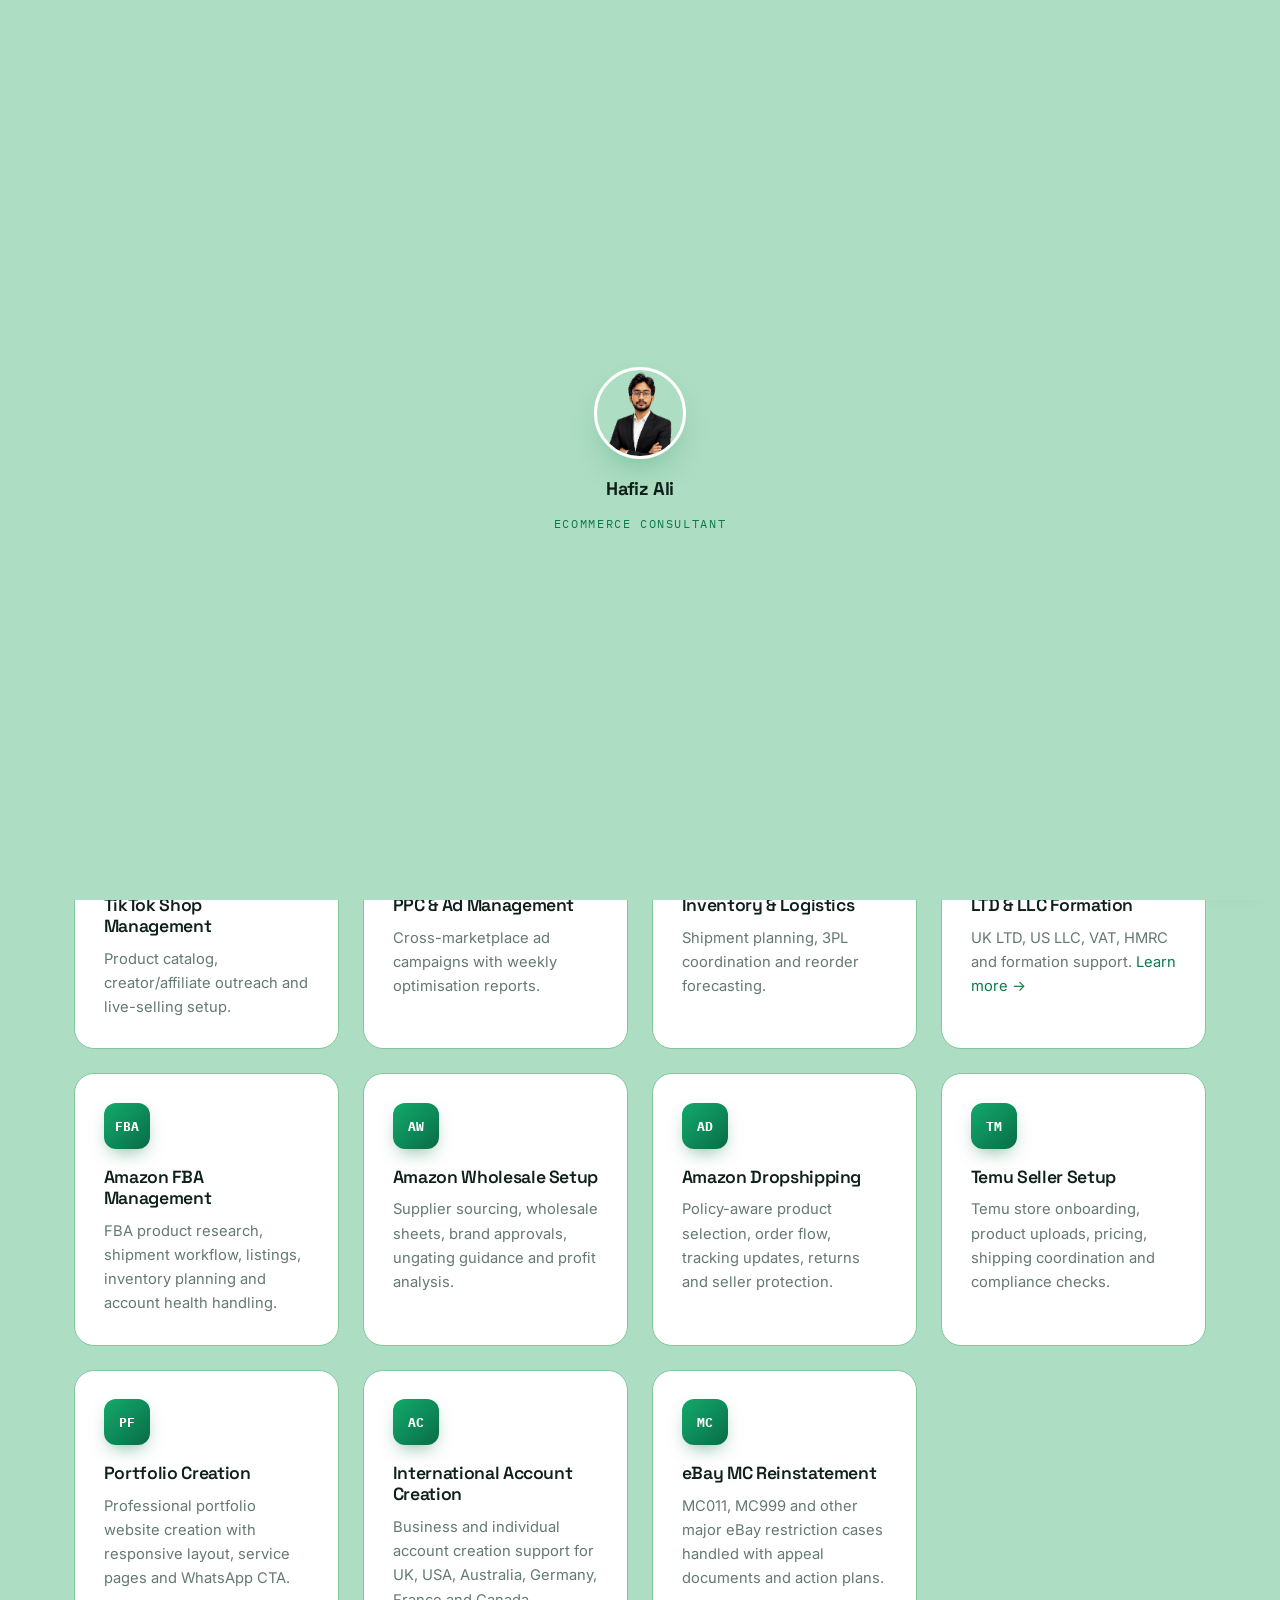
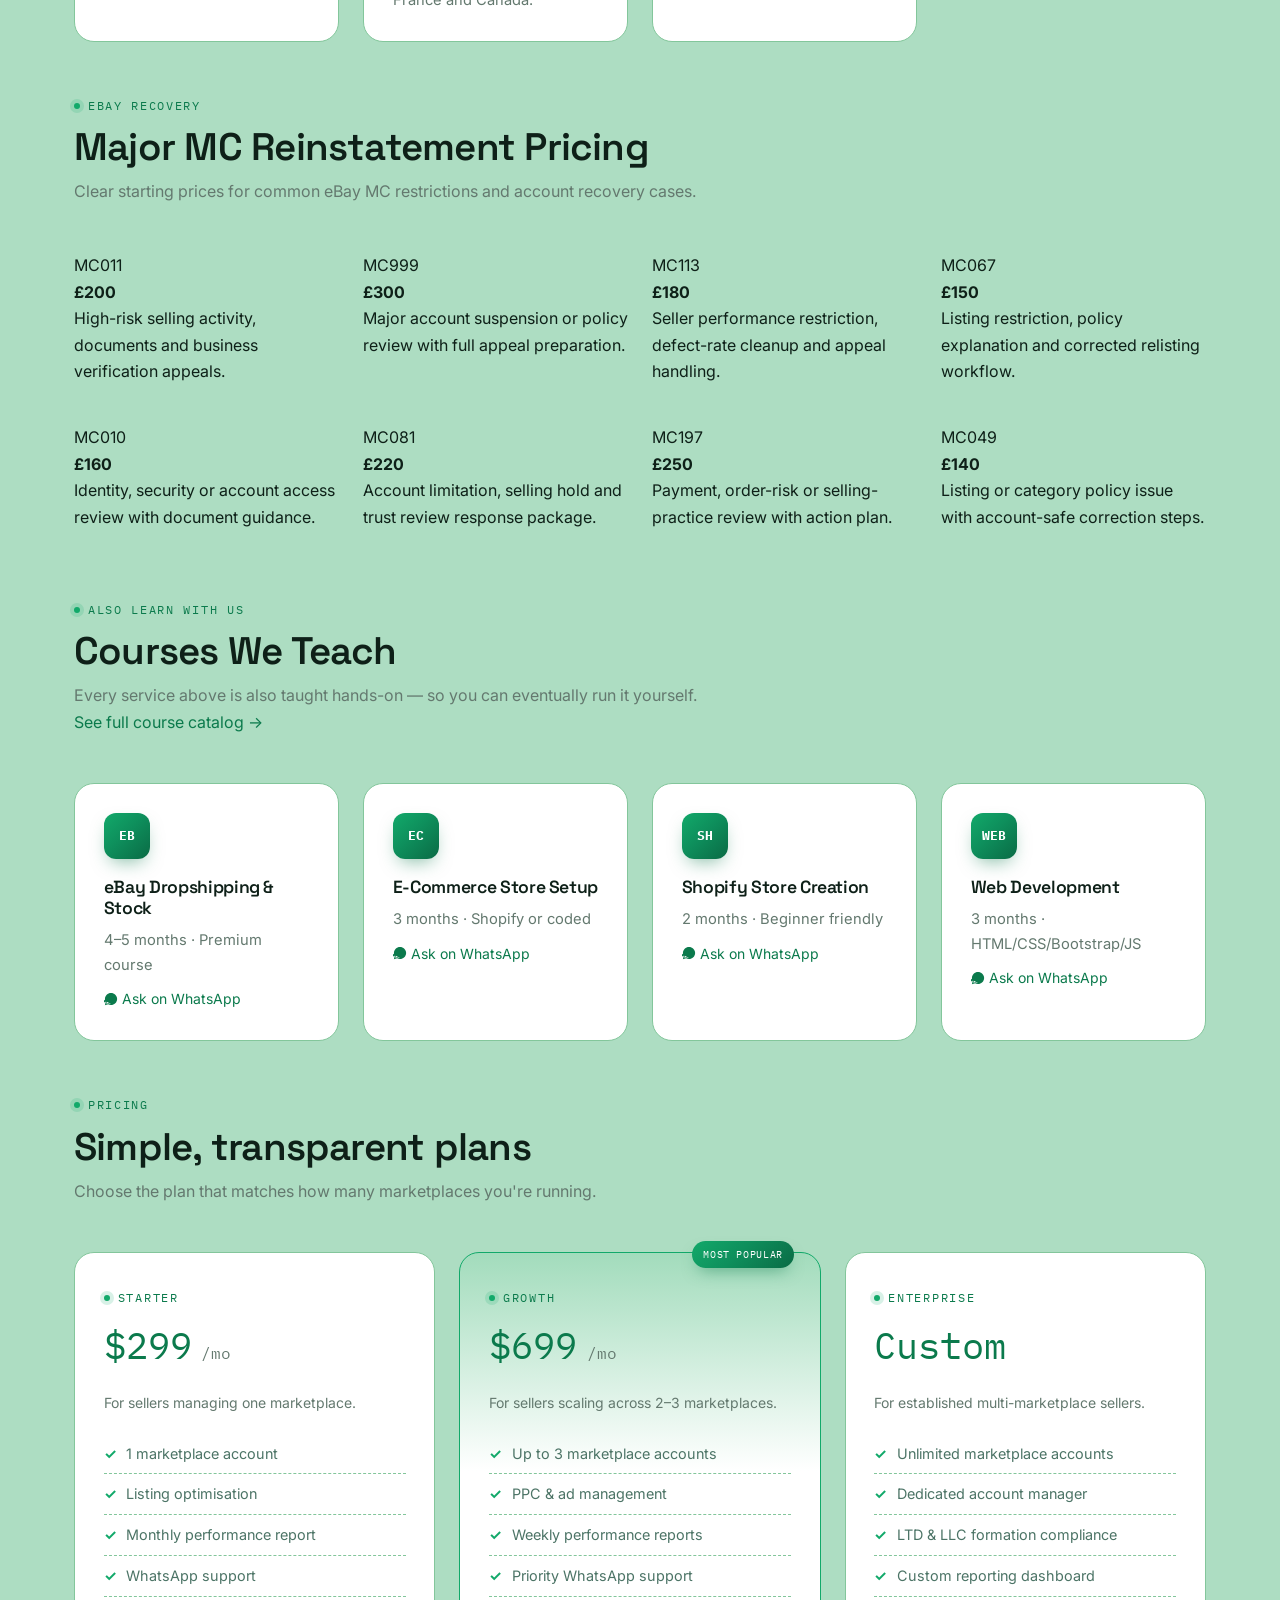
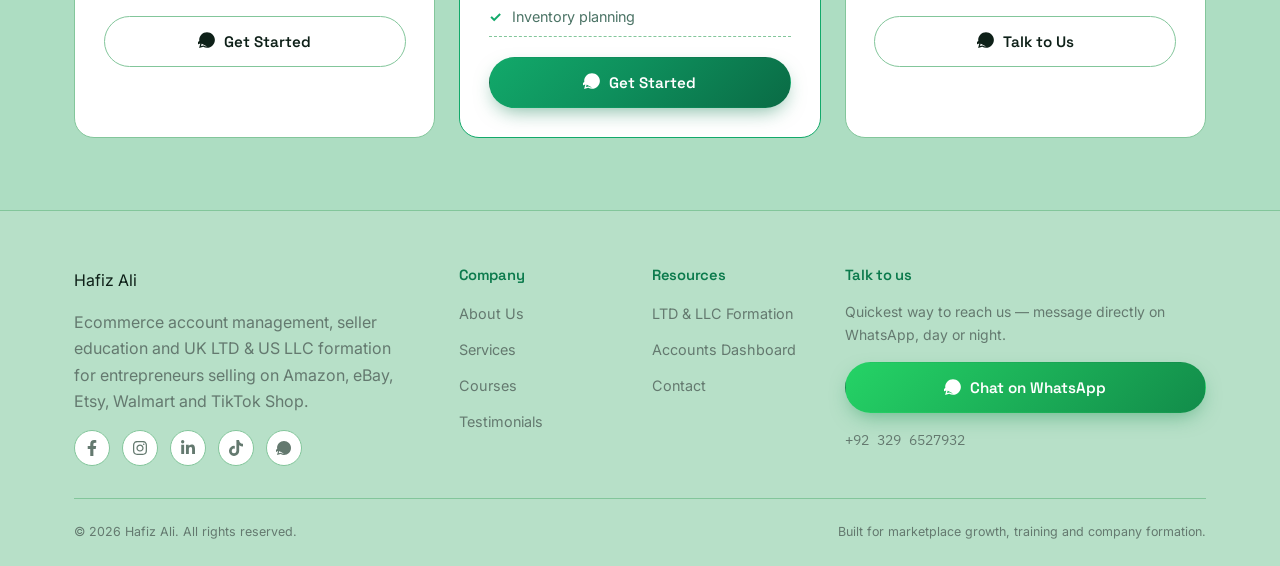
<file: services.html>
<!DOCTYPE html>
<html lang="en">
<head>
<meta charset="UTF-8">
<meta name="viewport" content="width=device-width, initial-scale=1.0">
<title>Services | Hafiz Ali — Marketplace Growth Agency</title>
<meta name="description" content="Done-for-you account management services across Amazon, eBay, Etsy, Walmart and TikTok Shop.">
<link rel="icon" href="data:image/svg+xml,<svg xmlns=%22http://www.w3.org/2000/svg%22 viewBox=%220 0 100 100%22><rect width=%22100%22 height=%22100%22 rx=%2220%22 fill=%22%230A0F0C%22/><text x=%2250%22 y=%2266%22 font-size=%2255%22 fill=%22%2335D07F%22 text-anchor=%22middle%22 font-family=%22monospace%22>h</text></svg>">
<link rel="preconnect" href="https://fonts.googleapis.com">
<link href="https://fonts.googleapis.com/css2?family=Space+Grotesk:wght@500;600;700&family=Inter:wght@400;500;600&family=IBM+Plex+Mono:wght@500;600&family=Noto+Nastaliq+Urdu:wght@500;600&display=swap" rel="stylesheet">
<link rel="stylesheet" href="https://cdnjs.cloudflare.com/ajax/libs/twitter-bootstrap/5.3.3/css/bootstrap.min.css">
<link rel="stylesheet" href="css/style.css">

</head>
<body>
<div id="preloader">
    <div class="loader-photo">
      <img src="img/hafiz-photo.png" alt="hafiz Ali">
      <div class="loader-ring"></div>
    </div>
    <h2 class="loader-name">Hafiz Ali</h2>
    <p class="loader-tagline">Ecommerce Consultant</p>
  </div>
<nav class="navbar navbar-expand-lg mp-nav">
    <div class="container-custom">
      <a class="navbar-brand" href="index.html">
        <img src="img/logo-mark.png" alt="" class="brand-mark">
        Hafiz Ali
      </a>
      <button class="navbar-toggler" type="button" id="navToggleBtn" aria-label="Open menu" aria-expanded="false" aria-controls="mpNav">
        <span class="navbar-toggler-icon"></span>
      </button>
      <div class="nav-backdrop" id="navBackdrop"></div>
      <div class="navbar-collapse justify-content-end" id="mpNav">
        <button type="button" class="nav-close-btn" id="navCloseBtn" aria-label="Close menu">&times;</button>
        <ul class="navbar-nav align-items-lg-center gap-lg-1">
          <li class="nav-item"><a class="nav-link" href="index.html">Home</a></li>
          <li class="nav-item"><a class="nav-link" href="courses.html">Courses</a></li>
          <li class="nav-item"><a class="nav-link active" href="services.html">Services</a></li>
          <li class="nav-item"><a class="nav-link" href="ltd-formation.html">LTD &amp; LLC Formation</a></li>
          <li class="nav-item"><a class="nav-link" href="testimonials.html">Testimonials</a></li>
          <li class="nav-item"><a class="nav-link" href="dashboard.html">Dashboard</a></li>
          <li class="nav-item"><a class="nav-link" href="about.html">About</a></li>
          <li class="nav-item"><a class="nav-link" href="contact.html">Contact</a></li>
          <li class="nav-item ms-lg-2 mt-2 mt-lg-0">
            <a href="https://wa.me/923296527932?text=Hi%20Hafiz%2C%20I%20found%20your%20portfolio%20and%20I%27d%20like%20to%20talk%20about%20a%20project." target="_blank" rel="noopener" class="btn-mp btn-mp-whatsapp"><svg class="icon-wa" viewBox="0 0 448 512" fill="currentColor" aria-hidden="true"><path d="M380.9 97.1C339 55.1 283.2 32 223.9 32c-122.4 0-222 99.6-222 222 0 39.1 10.2 77.3 29.6 111L0 480l117.7-30.9c32.4 17.7 68.9 27 106.1 27h.1c122.3 0 224.1-99.6 224.1-222 0-59.3-25.2-115-67.1-157zm-157 341.6c-33.2 0-65.7-8.9-94-25.7l-6.7-4-69.8 18.3L72 359.2l-4.4-7c-18.5-29.4-28.2-63.3-28.2-98.20-101.7 82.8-184.5 184.6-184.5 49.3 0 95.6 19.2 130.4 54.1 34.8 34.9 56.2 81.2 56.1 130.5 0 101.8-84.9 184.6-186.6 184.6zm101.2-138.2c-5.5-2.8-32.8-16.2-37.9-18c-5.1-1.9-8.8-2.8-12.5 2.8-3.7 5.6-14.3 18-17.6 21.8-3.2 3.7-6.5 4.2-12 1.4-32.6-16.3-54-29.1-75.5-66-5.7-9.8 5.7-9.1 16.3-30.3 1.8-3.7.9-6.9-.5-9.7c-1.4-2.8-12.5-30.1-17.1-41.2-4.5-10.8-9.1-9.3-12.5-9.5-3.2-.2-6.9-.2-10.6-.2-3.7 0-9.7 1.4-14.8 6.9-5.1 5.6-19.4 19-19.4 46.3 0 27.3 19.9 53.7 22.6 57.4c2.8 3.7 39.1 59.7 94.8 83.8 35.2 15.2 49 16.5 66.6 13.9 10.7-1.6 32.8-13.4 37.4-26.4 4.6-13 4.6-24.1 3.2-26.4-1.3-2.5-5-3.9-10.5-6.6z"/></svg> WhatsApp Me</a>
          </li>
        </ul>
      </div>
    </div>
  </nav>
  <div class="ticker-wrap">
    <div class="ticker-track">
      <span class="up"><b>Amazon</b> +18.4% ▲</span>
      <span class="up"><b>eBay</b> +9.1% ▲</span>
      <span class="up"><b>Etsy</b> +22.7% ▲</span>
      <span class="up"><b>Walmart</b> +11.3% ▲</span>
      <span class="up"><b>TikTok Shop</b> +34.2% ▲</span>
      <span class="up"><b>Amazon FBA</b> +15.6% ▲</span>
      <span class="up"><b>eBay UK</b> +7.8% ▲</span>
      <span class="up"><b>Etsy Digital</b> +19.0% ▲</span>
    </div>
  </div>

  <div class="page-header">
    <div class="container-custom">
      <div class="breadcrumb-mp mb-2"><a href="index.html">Home</a> / Services</div>
      <span class="eyebrow">What we offer</span>
      <h1 class="mt-2 split-text">Services</h1>
      <p class="text-muted-custom mt-2" style="max-width:560px;">
        Done-for-you marketplace management, account creation, formation
        support, portfolio creation and recovery services for online sellers.
      </p>
    </div>
  </div>

  <section class="section">
    <div class="container-custom">
      <div class="row g-4 mb-5" data-reveal-row>
        <div class="col-md-6 col-lg-3">
          <div class="mp-card reveal">
            <div class="icon-box">A</div>
            <h3>Amazon Account Management</h3>
            <p>Listings, PPC, inventory planning and case handling for Seller Central.</p>
          </div>
        </div>
        <div class="col-md-6 col-lg-3">
          <div class="mp-card reveal">
            <div class="icon-box">E</div>
            <h3>eBay Store Management</h3>
            <p>Listing templates, repricing and customer service coverage.</p>
          </div>
        </div>
        <div class="col-md-6 col-lg-3">
          <div class="mp-card reveal">
            <div class="icon-box">Et</div>
            <h3>Etsy Shop Management</h3>
            <p>SEO-driven listings, shop branding and order fulfilment support.</p>
          </div>
        </div>
        <div class="col-md-6 col-lg-3">
          <div class="mp-card reveal">
            <div class="icon-box">W</div>
            <h3>Walmart Marketplace Setup</h3>
            <p>Application support, catalog integration and fulfilment routing.</p>
          </div>
        </div>
        <div class="col-md-6 col-lg-3">
          <div class="mp-card reveal">
            <div class="icon-box">T</div>
            <h3>TikTok Shop Management</h3>
            <p>Product catalog, creator/affiliate outreach and live-selling setup.</p>
          </div>
        </div>
        <div class="col-md-6 col-lg-3">
          <div class="mp-card reveal">
            <div class="icon-box">$</div>
            <h3>PPC &amp; Ad Management</h3>
            <p>Cross-marketplace ad campaigns with weekly optimisation reports.</p>
          </div>
        </div>
        <div class="col-md-6 col-lg-3">
          <div class="mp-card reveal">
            <div class="icon-box">INV</div>
            <h3>Inventory &amp; Logistics</h3>
            <p>Shipment planning, 3PL coordination and reorder forecasting.</p>
          </div>
        </div>
        <div class="col-md-6 col-lg-3">
          <div class="mp-card reveal">
            <div class="icon-box">LTD</div>
            <h3>LTD &amp; LLC Formation</h3>
            <p>UK LTD, US LLC, VAT, HMRC and formation support. <a href="ltd-formation.html">Learn more &rarr;</a></p>
          </div>
        </div>
        <div class="col-md-6 col-lg-3">
          <div class="mp-card reveal">
            <div class="icon-box">FBA</div>
            <h3>Amazon FBA Management</h3>
            <p>FBA product research, shipment workflow, listings, inventory planning and account health handling.</p>
          </div>
        </div>
        <div class="col-md-6 col-lg-3">
          <div class="mp-card reveal">
            <div class="icon-box">AW</div>
            <h3>Amazon Wholesale Setup</h3>
            <p>Supplier sourcing, wholesale sheets, brand approvals, ungating guidance and profit analysis.</p>
          </div>
        </div>
        <div class="col-md-6 col-lg-3">
          <div class="mp-card reveal">
            <div class="icon-box">AD</div>
            <h3>Amazon Dropshipping</h3>
            <p>Policy-aware product selection, order flow, tracking updates, returns and seller protection.</p>
          </div>
        </div>
        <div class="col-md-6 col-lg-3">
          <div class="mp-card reveal">
            <div class="icon-box">TM</div>
            <h3>Temu Seller Setup</h3>
            <p>Temu store onboarding, product uploads, pricing, shipping coordination and compliance checks.</p>
          </div>
        </div>
        <div class="col-md-6 col-lg-3">
          <div class="mp-card reveal">
            <div class="icon-box">PF</div>
            <h3>Portfolio Creation</h3>
            <p>Professional portfolio website creation with responsive layout, service pages and WhatsApp CTA.</p>
          </div>
        </div>
        <div class="col-md-6 col-lg-3">
          <div class="mp-card reveal">
            <div class="icon-box">AC</div>
            <h3>International Account Creation</h3>
            <p>Business and individual account creation support for UK, USA, Australia, Germany, France and Canada.</p>
          </div>
        </div>
        <div class="col-md-6 col-lg-3">
          <div class="mp-card reveal">
            <div class="icon-box">MC</div>
            <h3>eBay MC Reinstatement</h3>
            <p>MC011, MC999 and other major eBay restriction cases handled with appeal documents and action plans.</p>
          </div>
        </div>
      </div>

      <div class="section-head reveal">
        <span class="eyebrow">eBay recovery</span>
        <h2 class="mt-2">Major MC Reinstatement Pricing</h2>
        <p class="text-muted-custom mt-2">Clear starting prices for common eBay MC restrictions and account recovery cases.</p>
      </div>
      <div class="row g-4 mb-5" data-reveal-row>
        <div class="col-md-6 col-lg-3">
          <div class="mc-price-card reveal">
            <span>MC011</span>
            <b>&pound;200</b>
            <p>High-risk selling activity, documents and business verification appeals.</p>
          </div>
        </div>
        <div class="col-md-6 col-lg-3">
          <div class="mc-price-card reveal">
            <span>MC999</span>
            <b>&pound;300</b>
            <p>Major account suspension or policy review with full appeal preparation.</p>
          </div>
        </div>
        <div class="col-md-6 col-lg-3">
          <div class="mc-price-card reveal">
            <span>MC113</span>
            <b>&pound;180</b>
            <p>Seller performance restriction, defect-rate cleanup and appeal handling.</p>
          </div>
        </div>
        <div class="col-md-6 col-lg-3">
          <div class="mc-price-card reveal">
            <span>MC067</span>
            <b>&pound;150</b>
            <p>Listing restriction, policy explanation and corrected relisting workflow.</p>
          </div>
        </div>
        <div class="col-md-6 col-lg-3">
          <div class="mc-price-card reveal">
            <span>MC010</span>
            <b>&pound;160</b>
            <p>Identity, security or account access review with document guidance.</p>
          </div>
        </div>
        <div class="col-md-6 col-lg-3">
          <div class="mc-price-card reveal">
            <span>MC081</span>
            <b>&pound;220</b>
            <p>Account limitation, selling hold and trust review response package.</p>
          </div>
        </div>
        <div class="col-md-6 col-lg-3">
          <div class="mc-price-card reveal">
            <span>MC197</span>
            <b>&pound;250</b>
            <p>Payment, order-risk or selling-practice review with action plan.</p>
          </div>
        </div>
        <div class="col-md-6 col-lg-3">
          <div class="mc-price-card reveal">
            <span>MC049</span>
            <b>&pound;140</b>
            <p>Listing or category policy issue with account-safe correction steps.</p>
          </div>
        </div>
      </div>

      <!-- COURSES WE TEACH -->
      <div class="section-head reveal">
        <span class="eyebrow">Also learn with us</span>
        <h2 class="mt-2">Courses We Teach</h2>
        <p class="text-muted-custom mt-2">Every service above is also taught hands-on — so you can eventually run it yourself. <a href="courses.html">See full course catalog &rarr;</a></p>
      </div>
      <div class="row g-4 mb-5" data-reveal-row>
        <div class="col-md-6 col-lg-3">
          <div class="mp-card reveal">
            <div class="icon-box">EB</div>
            <h3>eBay Dropshipping &amp; Stock</h3>
            <p class="text-muted-custom small mb-2">4&ndash;5 months &middot; Premium course</p>
            <a href="https://wa.me/923296527932?text=Hi%20Hafiz%2C%20I%27m%20interested%20in%20the%20eBay%20Dropshipping%20%26%20Stock%20Model%20course." target="_blank" rel="noopener" class="small"><svg class="icon-wa" viewBox="0 0 448 512" fill="currentColor" aria-hidden="true"><path d="M380.9 97.1C339 55.1 283.2 32 223.9 32c-122.4 0-222 99.6-222 222 0 39.1 10.2 77.3 29.6 111L0 480l117.7-30.9c32.4 17.7 68.9 27 106.1 27h.1c122.3 0 224.1-99.6 224.1-222 0-59.3-25.2-115-67.1-157zm-157 341.6c-33.2 0-65.7-8.9-94-25.7l-6.7-4-69.8 18.3L72 359.2l-4.4-7c-18.5-29.4-28.2-63.3-28.2-98.20-101.7 82.8-184.5 184.6-184.5 49.3 0 95.6 19.2 130.4 54.1 34.8 34.9 56.2 81.2 56.1 130.5 0 101.8-84.9 184.6-186.6 184.6zm101.2-138.2c-5.5-2.8-32.8-16.2-37.9-18c-5.1-1.9-8.8-2.8-12.5 2.8-3.7 5.6-14.3 18-17.6 21.8-3.2 3.7-6.5 4.2-12 1.4-32.6-16.3-54-29.1-75.5-66-5.7-9.8 5.7-9.1 16.3-30.3 1.8-3.7.9-6.9-.5-9.7c-1.4-2.8-12.5-30.1-17.1-41.2-4.5-10.8-9.1-9.3-12.5-9.5-3.2-.2-6.9-.2-10.6-.2-3.7 0-9.7 1.4-14.8 6.9-5.1 5.6-19.4 19-19.4 46.3 0 27.3 19.9 53.7 22.6 57.4c2.8 3.7 39.1 59.7 94.8 83.8 35.2 15.2 49 16.5 66.6 13.9 10.7-1.6 32.8-13.4 37.4-26.4 4.6-13 4.6-24.1 3.2-26.4-1.3-2.5-5-3.9-10.5-6.6z"/></svg> Ask on WhatsApp</a>
          </div>
        </div>
        <div class="col-md-6 col-lg-3">
          <div class="mp-card reveal">
            <div class="icon-box">EC</div>
            <h3>E-Commerce Store Setup</h3>
            <p class="text-muted-custom small mb-2">3 months &middot; Shopify or coded</p>
            <a href="https://wa.me/923296527932?text=Hi%20Hafiz%2C%20I%27m%20interested%20in%20the%20E-Commerce%20Store%20Setup%20course." target="_blank" rel="noopener" class="small"><svg class="icon-wa" viewBox="0 0 448 512" fill="currentColor" aria-hidden="true"><path d="M380.9 97.1C339 55.1 283.2 32 223.9 32c-122.4 0-222 99.6-222 222 0 39.1 10.2 77.3 29.6 111L0 480l117.7-30.9c32.4 17.7 68.9 27 106.1 27h.1c122.3 0 224.1-99.6 224.1-222 0-59.3-25.2-115-67.1-157zm-157 341.6c-33.2 0-65.7-8.9-94-25.7l-6.7-4-69.8 18.3L72 359.2l-4.4-7c-18.5-29.4-28.2-63.3-28.2-98.20-101.7 82.8-184.5 184.6-184.5 49.3 0 95.6 19.2 130.4 54.1 34.8 34.9 56.2 81.2 56.1 130.5 0 101.8-84.9 184.6-186.6 184.6zm101.2-138.2c-5.5-2.8-32.8-16.2-37.9-18c-5.1-1.9-8.8-2.8-12.5 2.8-3.7 5.6-14.3 18-17.6 21.8-3.2 3.7-6.5 4.2-12 1.4-32.6-16.3-54-29.1-75.5-66-5.7-9.8 5.7-9.1 16.3-30.3 1.8-3.7.9-6.9-.5-9.7c-1.4-2.8-12.5-30.1-17.1-41.2-4.5-10.8-9.1-9.3-12.5-9.5-3.2-.2-6.9-.2-10.6-.2-3.7 0-9.7 1.4-14.8 6.9-5.1 5.6-19.4 19-19.4 46.3 0 27.3 19.9 53.7 22.6 57.4c2.8 3.7 39.1 59.7 94.8 83.8 35.2 15.2 49 16.5 66.6 13.9 10.7-1.6 32.8-13.4 37.4-26.4 4.6-13 4.6-24.1 3.2-26.4-1.3-2.5-5-3.9-10.5-6.6z"/></svg> Ask on WhatsApp</a>
          </div>
        </div>
        <div class="col-md-6 col-lg-3">
          <div class="mp-card reveal">
            <div class="icon-box">SH</div>
            <h3>Shopify Store Creation</h3>
            <p class="text-muted-custom small mb-2">2 months &middot; Beginner friendly</p>
            <a href="https://wa.me/923296527932?text=Hi%20Hafiz%2C%20I%27m%20interested%20in%20the%20Shopify%20Store%20Creation%20course." target="_blank" rel="noopener" class="small"><svg class="icon-wa" viewBox="0 0 448 512" fill="currentColor" aria-hidden="true"><path d="M380.9 97.1C339 55.1 283.2 32 223.9 32c-122.4 0-222 99.6-222 222 0 39.1 10.2 77.3 29.6 111L0 480l117.7-30.9c32.4 17.7 68.9 27 106.1 27h.1c122.3 0 224.1-99.6 224.1-222 0-59.3-25.2-115-67.1-157zm-157 341.6c-33.2 0-65.7-8.9-94-25.7l-6.7-4-69.8 18.3L72 359.2l-4.4-7c-18.5-29.4-28.2-63.3-28.2-98.20-101.7 82.8-184.5 184.6-184.5 49.3 0 95.6 19.2 130.4 54.1 34.8 34.9 56.2 81.2 56.1 130.5 0 101.8-84.9 184.6-186.6 184.6zm101.2-138.2c-5.5-2.8-32.8-16.2-37.9-18c-5.1-1.9-8.8-2.8-12.5 2.8-3.7 5.6-14.3 18-17.6 21.8-3.2 3.7-6.5 4.2-12 1.4-32.6-16.3-54-29.1-75.5-66-5.7-9.8 5.7-9.1 16.3-30.3 1.8-3.7.9-6.9-.5-9.7c-1.4-2.8-12.5-30.1-17.1-41.2-4.5-10.8-9.1-9.3-12.5-9.5-3.2-.2-6.9-.2-10.6-.2-3.7 0-9.7 1.4-14.8 6.9-5.1 5.6-19.4 19-19.4 46.3 0 27.3 19.9 53.7 22.6 57.4c2.8 3.7 39.1 59.7 94.8 83.8 35.2 15.2 49 16.5 66.6 13.9 10.7-1.6 32.8-13.4 37.4-26.4 4.6-13 4.6-24.1 3.2-26.4-1.3-2.5-5-3.9-10.5-6.6z"/></svg> Ask on WhatsApp</a>
          </div>
        </div>
        <div class="col-md-6 col-lg-3">
          <div class="mp-card reveal">
            <div class="icon-box">WEB</div>
            <h3>Web Development</h3>
            <p class="text-muted-custom small mb-2">3 months &middot; HTML/CSS/Bootstrap/JS</p>
            <a href="https://wa.me/923296527932?text=Hi%20Hafiz%2C%20I%27m%20interested%20in%20the%20Web%20Development%20course." target="_blank" rel="noopener" class="small"><svg class="icon-wa" viewBox="0 0 448 512" fill="currentColor" aria-hidden="true"><path d="M380.9 97.1C339 55.1 283.2 32 223.9 32c-122.4 0-222 99.6-222 222 0 39.1 10.2 77.3 29.6 111L0 480l117.7-30.9c32.4 17.7 68.9 27 106.1 27h.1c122.3 0 224.1-99.6 224.1-222 0-59.3-25.2-115-67.1-157zm-157 341.6c-33.2 0-65.7-8.9-94-25.7l-6.7-4-69.8 18.3L72 359.2l-4.4-7c-18.5-29.4-28.2-63.3-28.2-98.20-101.7 82.8-184.5 184.6-184.5 49.3 0 95.6 19.2 130.4 54.1 34.8 34.9 56.2 81.2 56.1 130.5 0 101.8-84.9 184.6-186.6 184.6zm101.2-138.2c-5.5-2.8-32.8-16.2-37.9-18c-5.1-1.9-8.8-2.8-12.5 2.8-3.7 5.6-14.3 18-17.6 21.8-3.2 3.7-6.5 4.2-12 1.4-32.6-16.3-54-29.1-75.5-66-5.7-9.8 5.7-9.1 16.3-30.3 1.8-3.7.9-6.9-.5-9.7c-1.4-2.8-12.5-30.1-17.1-41.2-4.5-10.8-9.1-9.3-12.5-9.5-3.2-.2-6.9-.2-10.6-.2-3.7 0-9.7 1.4-14.8 6.9-5.1 5.6-19.4 19-19.4 46.3 0 27.3 19.9 53.7 22.6 57.4c2.8 3.7 39.1 59.7 94.8 83.8 35.2 15.2 49 16.5 66.6 13.9 10.7-1.6 32.8-13.4 37.4-26.4 4.6-13 4.6-24.1 3.2-26.4-1.3-2.5-5-3.9-10.5-6.6z"/></svg> Ask on WhatsApp</a>
          </div>
        </div>
      </div>

      <!-- PRICING -->
      <div class="section-head reveal">
        <span class="eyebrow">Pricing</span>
        <h2 class="mt-2">Simple, transparent plans</h2>
        <p class="text-muted-custom mt-2">Choose the plan that matches how many marketplaces you're running.</p>
      </div>
      <div class="row g-4" data-reveal-row>
        <div class="col-md-4">
          <div class="plan-card reveal">
            <span class="eyebrow">Starter</span>
            <div class="plan-price">$299<span style="font-size:1rem;color:var(--muted);">/mo</span></div>
            <p class="text-muted-custom small">For sellers managing one marketplace.</p>
            <ul>
              <li>1 marketplace account</li>
              <li>Listing optimisation</li>
              <li>Monthly performance report</li>
              <li>WhatsApp support</li>
            </ul>
            <a href="https://wa.me/923296527932?text=Hi%20Hafiz%2C%20I%20want%20to%20get%20started%20with%20the%20Starter%20plan." target="_blank" rel="noopener" class="btn-mp btn-mp-ghost w-100 justify-content-center"><svg class="icon-wa" viewBox="0 0 448 512" fill="currentColor" aria-hidden="true"><path d="M380.9 97.1C339 55.1 283.2 32 223.9 32c-122.4 0-222 99.6-222 222 0 39.1 10.2 77.3 29.6 111L0 480l117.7-30.9c32.4 17.7 68.9 27 106.1 27h.1c122.3 0 224.1-99.6 224.1-222 0-59.3-25.2-115-67.1-157zm-157 341.6c-33.2 0-65.7-8.9-94-25.7l-6.7-4-69.8 18.3L72 359.2l-4.4-7c-18.5-29.4-28.2-63.3-28.2-98.20-101.7 82.8-184.5 184.6-184.5 49.3 0 95.6 19.2 130.4 54.1 34.8 34.9 56.2 81.2 56.1 130.5 0 101.8-84.9 184.6-186.6 184.6zm101.2-138.2c-5.5-2.8-32.8-16.2-37.9-18c-5.1-1.9-8.8-2.8-12.5 2.8-3.7 5.6-14.3 18-17.6 21.8-3.2 3.7-6.5 4.2-12 1.4-32.6-16.3-54-29.1-75.5-66-5.7-9.8 5.7-9.1 16.3-30.3 1.8-3.7.9-6.9-.5-9.7c-1.4-2.8-12.5-30.1-17.1-41.2-4.5-10.8-9.1-9.3-12.5-9.5-3.2-.2-6.9-.2-10.6-.2-3.7 0-9.7 1.4-14.8 6.9-5.1 5.6-19.4 19-19.4 46.3 0 27.3 19.9 53.7 22.6 57.4c2.8 3.7 39.1 59.7 94.8 83.8 35.2 15.2 49 16.5 66.6 13.9 10.7-1.6 32.8-13.4 37.4-26.4 4.6-13 4.6-24.1 3.2-26.4-1.3-2.5-5-3.9-10.5-6.6z"/></svg> Get Started</a>
          </div>
        </div>
        <div class="col-md-4">
          <div class="plan-card featured reveal">
            <span class="eyebrow">Growth</span>
            <div class="plan-price">$699<span style="font-size:1rem;color:var(--muted);">/mo</span></div>
            <p class="text-muted-custom small">For sellers scaling across 2–3 marketplaces.</p>
            <ul>
              <li>Up to 3 marketplace accounts</li>
              <li>PPC &amp; ad management</li>
              <li>Weekly performance reports</li>
              <li>Priority WhatsApp support</li>
              <li>Inventory planning</li>
            </ul>
            <a href="https://wa.me/923296527932?text=Hi%20Hafiz%2C%20I%20want%20to%20get%20started%20with%20the%20Growth%20plan." target="_blank" rel="noopener" class="btn-mp btn-mp-primary w-100 justify-content-center"><svg class="icon-wa" viewBox="0 0 448 512" fill="currentColor" aria-hidden="true"><path d="M380.9 97.1C339 55.1 283.2 32 223.9 32c-122.4 0-222 99.6-222 222 0 39.1 10.2 77.3 29.6 111L0 480l117.7-30.9c32.4 17.7 68.9 27 106.1 27h.1c122.3 0 224.1-99.6 224.1-222 0-59.3-25.2-115-67.1-157zm-157 341.6c-33.2 0-65.7-8.9-94-25.7l-6.7-4-69.8 18.3L72 359.2l-4.4-7c-18.5-29.4-28.2-63.3-28.2-98.20-101.7 82.8-184.5 184.6-184.5 49.3 0 95.6 19.2 130.4 54.1 34.8 34.9 56.2 81.2 56.1 130.5 0 101.8-84.9 184.6-186.6 184.6zm101.2-138.2c-5.5-2.8-32.8-16.2-37.9-18c-5.1-1.9-8.8-2.8-12.5 2.8-3.7 5.6-14.3 18-17.6 21.8-3.2 3.7-6.5 4.2-12 1.4-32.6-16.3-54-29.1-75.5-66-5.7-9.8 5.7-9.1 16.3-30.3 1.8-3.7.9-6.9-.5-9.7c-1.4-2.8-12.5-30.1-17.1-41.2-4.5-10.8-9.1-9.3-12.5-9.5-3.2-.2-6.9-.2-10.6-.2-3.7 0-9.7 1.4-14.8 6.9-5.1 5.6-19.4 19-19.4 46.3 0 27.3 19.9 53.7 22.6 57.4c2.8 3.7 39.1 59.7 94.8 83.8 35.2 15.2 49 16.5 66.6 13.9 10.7-1.6 32.8-13.4 37.4-26.4 4.6-13 4.6-24.1 3.2-26.4-1.3-2.5-5-3.9-10.5-6.6z"/></svg> Get Started</a>
          </div>
        </div>
        <div class="col-md-4">
          <div class="plan-card reveal">
            <span class="eyebrow">Enterprise</span>
            <div class="plan-price">Custom</div>
            <p class="text-muted-custom small">For established multi-marketplace sellers.</p>
            <ul>
              <li>Unlimited marketplace accounts</li>
              <li>Dedicated account manager</li>
              <li>LTD &amp; LLC formation compliance</li>
              <li>Custom reporting dashboard</li>
            </ul>
            <a href="https://wa.me/923296527932?text=Hi%20Hafiz%2C%20I%20want%20to%20talk%20about%20an%20Enterprise%20plan." target="_blank" rel="noopener" class="btn-mp btn-mp-ghost w-100 justify-content-center"><svg class="icon-wa" viewBox="0 0 448 512" fill="currentColor" aria-hidden="true"><path d="M380.9 97.1C339 55.1 283.2 32 223.9 32c-122.4 0-222 99.6-222 222 0 39.1 10.2 77.3 29.6 111L0 480l117.7-30.9c32.4 17.7 68.9 27 106.1 27h.1c122.3 0 224.1-99.6 224.1-222 0-59.3-25.2-115-67.1-157zm-157 341.6c-33.2 0-65.7-8.9-94-25.7l-6.7-4-69.8 18.3L72 359.2l-4.4-7c-18.5-29.4-28.2-63.3-28.2-98.20-101.7 82.8-184.5 184.6-184.5 49.3 0 95.6 19.2 130.4 54.1 34.8 34.9 56.2 81.2 56.1 130.5 0 101.8-84.9 184.6-186.6 184.6zm101.2-138.2c-5.5-2.8-32.8-16.2-37.9-18c-5.1-1.9-8.8-2.8-12.5 2.8-3.7 5.6-14.3 18-17.6 21.8-3.2 3.7-6.5 4.2-12 1.4-32.6-16.3-54-29.1-75.5-66-5.7-9.8 5.7-9.1 16.3-30.3 1.8-3.7.9-6.9-.5-9.7c-1.4-2.8-12.5-30.1-17.1-41.2-4.5-10.8-9.1-9.3-12.5-9.5-3.2-.2-6.9-.2-10.6-.2-3.7 0-9.7 1.4-14.8 6.9-5.1 5.6-19.4 19-19.4 46.3 0 27.3 19.9 53.7 22.6 57.4c2.8 3.7 39.1 59.7 94.8 83.8 35.2 15.2 49 16.5 66.6 13.9 10.7-1.6 32.8-13.4 37.4-26.4 4.6-13 4.6-24.1 3.2-26.4-1.3-2.5-5-3.9-10.5-6.6z"/></svg> Talk to Us</a>
          </div>
        </div>
      </div>
    </div>
  </section>
<footer class="mp-footer">
    <div class="container-custom">
      <div class="row g-4">
        <div class="col-lg-4">
          <a class="navbar-brand mb-3 d-inline-flex" href="index.html">
            Hafiz Ali
          </a>
          <p class="text-muted-custom" style="max-width:320px;">
            Ecommerce account management, seller education and UK LTD &amp; US LLC formation for entrepreneurs selling on Amazon, eBay, Etsy,
            Walmart and TikTok Shop.
          </p>
          <div class="social-mini mt-3">
            <a href="https://www.facebook.com/profile.php?id=61591613211355" target="_blank" rel="noopener" aria-label="Facebook"><svg viewBox="0 0 320 512" fill="currentColor"><path d="M279.14 288l14.22-92.66h-88.91v-60.13c0-25.35 12.42-50.06 52.24-50.06h40.42V6.26S260.43 0 225.36 0c-73.22 0-121.08 44.38-121.08 124.72v70.62H22.89V288h81.39v224h100.17V288z"/></svg></a>
            <a href="https://www.instagram.com/ecommerwithHafiz?utm_source=qr&amp;igsi=bjc3b3NwOXVmZjBl" target="_blank" rel="noopener" aria-label="Instagram"><svg viewBox="0 0 448 512" fill="currentColor"><path d="M224.1 141c-63.6 0-114.9 51.3-114.9 114.9s51.3 114.9 114.9 114.9S339 319.5 339 255.9 287.7 141 224.1 141zm0 189.6c-41.1 0-74.7-33.5-74.7-74.7s33.5-74.7 74.7-74.7 74.7 33.5 74.7 74.7-33.6 74.7-74.7 74.7zm146.4-194.3c0 14.9-12 26.8-26.8 26.8-14.9 0-26.8-12-26.8-26.8s12-26.8 26.8-26.8 26.8 12 26.8 26.8zm76.1 27.2c-1.7-35.9-9.9-67.7-36.2-93.9-26.2-26.2-58-34.4-93.9-36.2-37-2.1-147.9-2.1-184.9 0-35.8 1.7-67.6 9.9-93.9 36.1s-34.4 58-36.2 93.9c-2.1 37-2.1 147.9 0 184.9 1.7 35.9 9.9 67.7 36.2 93.9s58 34.4 93.9 36.2c37 2.1 147.9 2.1 184.9 0 35.9-1.7 67.7-9.9 93.9-36.2 26.2-26.2 34.4-58 36.2-93.9 2.1-37 2.1-147.8 0-184.8zM398.8 388c-7.8 19.6-22.9 34.7-42.6 42.6-29.5 11.7-99.5 9-132.1 9s-102.7 2.6-132.1-9c-19.6-7.8-34.7-22.9-42.6-42.6-11.7-29.5-9-99.5-9-132.1s-2.6-102.7 9-132.1c7.8-19.6 22.9-34.7 42.6-42.6 29.5-11.7 99.5-9 132.1-9s102.7-2.6 132.1 9c19.6 7.8 34.7 22.9 42.6 42.6 11.7 29.5 9 99.5 9 132.1s2.7 102.7-9 132.1z"/></svg></a>
            <a href="https://www.linkedin.com/in/Hafiz-ali-amazon-growth-partner-253713386" target="_blank" rel="noopener" aria-label="LinkedIn"><svg viewBox="0 0 448 512" fill="currentColor"><path d="M100.28 448H7.4V149.5h92.88zm-46.44-338a53.79 53.79 0 1 1 53.79-53.79 53.79 53.79 0 0 1-53.79 53.79zM447.9 448h-92.68V302.4c0-34.7-.7-79.3-48.29-79.3-48.29 0-55.7 37.7-55.7 76.7V448h-92.78V149.5h89.08v40.8h1.3c12.4-23.5 42.7-48.3 87.9-48.3 94 0 111.28 61.9 111.28 142.3z"/></svg></a>
            <a href="https://www.tiktok.com/@ecommerceHafizali1?_r=1&amp;_t=ZS-999msJCgGY6" target="_blank" rel="noopener" aria-label="TikTok"><svg viewBox="0 0 448 512" fill="currentColor"><path d="M448 209.9a210.1 210.1 0 0 1-122.8-39.3V349.4A162.6 162.6 0 1 1 185 188.3v88.4a74.6 74.6 0 1 0 52.2 71.2V0h87a121.2 121.2 0 0 0 1.9 22.2A122.2 122.2 0 0 0 380 102.4a121.4 121.4 0 0 0 68 20.7z"/></svg></a>

            <a href="https://wa.me/923296527932?text=Hi%20Hafiz%2C%20I%20found%20your%20portfolio%20and%20I%27d%20like%20to%20talk%20about%20a%20project." target="_blank" rel="noopener" aria-label="WhatsApp"><svg class="icon-wa" viewBox="0 0 448 512" fill="currentColor" aria-hidden="true"><path d="M380.9 97.1C339 55.1 283.2 32 223.9 32c-122.4 0-222 99.6-222 222 0 39.1 10.2 77.3 29.6 111L0 480l117.7-30.9c32.4 17.7 68.9 27 106.1 27h.1c122.3 0 224.1-99.6 224.1-222 0-59.3-25.2-115-67.1-157zm-157 341.6c-33.2 0-65.7-8.9-94-25.7l-6.7-4-69.8 18.3L72 359.2l-4.4-7c-18.5-29.4-28.2-63.3-28.2-98.20-101.7 82.8-184.5 184.6-184.5 49.3 0 95.6 19.2 130.4 54.1 34.8 34.9 56.2 81.2 56.1 130.5 0 101.8-84.9 184.6-186.6 184.6zm101.2-138.2c-5.5-2.8-32.8-16.2-37.9-18c-5.1-1.9-8.8-2.8-12.5 2.8-3.7 5.6-14.3 18-17.6 21.8-3.2 3.7-6.5 4.2-12 1.4-32.6-16.3-54-29.1-75.5-66-5.7-9.8 5.7-9.1 16.3-30.3 1.8-3.7.9-6.9-.5-9.7c-1.4-2.8-12.5-30.1-17.1-41.2-4.5-10.8-9.1-9.3-12.5-9.5-3.2-.2-6.9-.2-10.6-.2-3.7 0-9.7 1.4-14.8 6.9-5.1 5.6-19.4 19-19.4 46.3 0 27.3 19.9 53.7 22.6 57.4c2.8 3.7 39.1 59.7 94.8 83.8 35.2 15.2 49 16.5 66.6 13.9 10.7-1.6 32.8-13.4 37.4-26.4 4.6-13 4.6-24.1 3.2-26.4-1.3-2.5-5-3.9-10.5-6.6z"/></svg></a>
          </div>
        </div>
        <div class="col-6 col-lg-2">
          <h5 class="text-green">Company</h5>
          <ul>
            <li><a href="about.html">About Us</a></li>
            <li><a href="services.html">Services</a></li>
            <li><a href="courses.html">Courses</a></li>
            <li><a href="testimonials.html">Testimonials</a></li>
          </ul>
        </div>
        <div class="col-6 col-lg-2">
          <h5 class="text-green">Resources</h5>
          <ul>
            <li><a href="ltd-formation.html">LTD &amp; LLC Formation</a></li>
            <li><a href="dashboard.html">Accounts Dashboard</a></li>
            <li><a href="contact.html">Contact</a></li>
          </ul>
        </div>
        <div class="col-lg-4">
          <h5 class="text-green">Talk to us</h5>
          <p class="text-muted-custom small">Quickest way to reach us — message directly on WhatsApp, day or night.</p>
          <a href="https://wa.me/923296527932?text=Hi%20Hafiz%2C%20I%20found%20your%20portfolio%20and%20I%27d%20like%20to%20talk%20about%20a%20project." target="_blank" rel="noopener" class="btn-mp btn-mp-whatsapp w-100 justify-content-center"><svg class="icon-wa" viewBox="0 0 448 512" fill="currentColor" aria-hidden="true"><path d="M380.9 97.1C339 55.1 283.2 32 223.9 32c-122.4 0-222 99.6-222 222 0 39.1 10.2 77.3 29.6 111L0 480l117.7-30.9c32.4 17.7 68.9 27 106.1 27h.1c122.3 0 224.1-99.6 224.1-222 0-59.3-25.2-115-67.1-157zm-157 341.6c-33.2 0-65.7-8.9-94-25.7l-6.7-4-69.8 18.3L72 359.2l-4.4-7c-18.5-29.4-28.2-63.3-28.2-98.20-101.7 82.8-184.5 184.6-184.5 49.3 0 95.6 19.2 130.4 54.1 34.8 34.9 56.2 81.2 56.1 130.5 0 101.8-84.9 184.6-186.6 184.6zm101.2-138.2c-5.5-2.8-32.8-16.2-37.9-18c-5.1-1.9-8.8-2.8-12.5 2.8-3.7 5.6-14.3 18-17.6 21.8-3.2 3.7-6.5 4.2-12 1.4-32.6-16.3-54-29.1-75.5-66-5.7-9.8 5.7-9.1 16.3-30.3 1.8-3.7.9-6.9-.5-9.7c-1.4-2.8-12.5-30.1-17.1-41.2-4.5-10.8-9.1-9.3-12.5-9.5-3.2-.2-6.9-.2-10.6-.2-3.7 0-9.7 1.4-14.8 6.9-5.1 5.6-19.4 19-19.4 46.3 0 27.3 19.9 53.7 22.6 57.4c2.8 3.7 39.1 59.7 94.8 83.8 35.2 15.2 49 16.5 66.6 13.9 10.7-1.6 32.8-13.4 37.4-26.4 4.6-13 4.6-24.1 3.2-26.4-1.3-2.5-5-3.9-10.5-6.6z"/></svg> Chat on WhatsApp</a>
          <p class="text-muted-custom small mt-3 mb-0" style="font-family:var(--font-mono);">+92 329 6527932</p>
        </div>
      </div>
      <div class="bottom-bar">
        <span>&copy; 2026 Hafiz Ali. All rights reserved.</span>
        <span>Built for marketplace growth, training and company formation.</span>
      </div>
    </div>
  </footer>
  <a href="https://wa.me/923296527932?text=Hi%20Hafiz%2C%20I%20found%20your%20portfolio%20and%20I%27d%20like%20to%20talk%20about%20a%20project." target="_blank" rel="noopener" class="wa-float" aria-label="Chat on WhatsApp"><svg class="icon-wa" viewBox="0 0 448 512" fill="currentColor" aria-hidden="true"><path d="M380.9 97.1C339 55.1 283.2 32 223.9 32c-122.4 0-222 99.6-222 222 0 39.1 10.2 77.3 29.6 111L0 480l117.7-30.9c32.4 17.7 68.9 27 106.1 27h.1c122.3 0 224.1-99.6 224.1-222 0-59.3-25.2-115-67.1-157zm-157 341.6c-33.2 0-65.7-8.9-94-25.7l-6.7-4-69.8 18.3L72 359.2l-4.4-7c-18.5-29.4-28.2-63.3-28.2-98.20-101.7 82.8-184.5 184.6-184.5 49.3 0 95.6 19.2 130.4 54.1 34.8 34.9 56.2 81.2 56.1 130.5 0 101.8-84.9 184.6-186.6 184.6zm101.2-138.2c-5.5-2.8-32.8-16.2-37.9-18c-5.1-1.9-8.8-2.8-12.5 2.8-3.7 5.6-14.3 18-17.6 21.8-3.2 3.7-6.5 4.2-12 1.4-32.6-16.3-54-29.1-75.5-66-5.7-9.8 5.7-9.1 16.3-30.3 1.8-3.7.9-6.9-.5-9.7c-1.4-2.8-12.5-30.1-17.1-41.2-4.5-10.8-9.1-9.3-12.5-9.5-3.2-.2-6.9-.2-10.6-.2-3.7 0-9.7 1.4-14.8 6.9-5.1 5.6-19.4 19-19.4 46.3 0 27.3 19.9 53.7 22.6 57.4c2.8 3.7 39.1 59.7 94.8 83.8 35.2 15.2 49 16.5 66.6 13.9 10.7-1.6 32.8-13.4 37.4-26.4 4.6-13 4.6-24.1 3.2-26.4-1.3-2.5-5-3.9-10.5-6.6z"/></svg></a>
  <script src="https://cdnjs.cloudflare.com/ajax/libs/twitter-bootstrap/5.3.3/js/bootstrap.bundle.min.js"></script>
  <script src="js/script.js"></script>

</body>
</html>
</file>
<file: css/style.css>
/* =========================================================
   hafiz Ali - Marketplace Growth Agency
   Light palette + gradients + motion
   ========================================================= */
:root{
  /* Light palette, with a darker green background treatment */
  --bg:         #ADDDC2;   /* app background */
  --bg-alt:     #9FD5B6;   /* alt section background */
  --surface:    #FFFFFF;   /* card surface */
  --surface-2:  #B7E0C8;   /* raised/hover surface */
  --line:       #83C69B;   /* hairline borders */

  --green:      #12A96A;   /* primary green — mandatory */
  --green-2:    #35D07F;   /* lighter green for gradients */
  --green-deep: #0B7A4C;   /* deep green text/hover */
  --green-dim:  #4C7466;   /* muted green-gray secondary text */
  --gold:       #E0A83C;   /* accent for pricing */
  --danger:     #E0603F;

  --ink:        #0E2018;   /* primary text, near-black green */
  --muted:      #64796F;   /* secondary text */
  --paper:      #0E2018;   /* alias used across markup for "light text on dark" -> now dark text */

  --grad-green: linear-gradient(135deg, var(--green) 0%, #0E8F5C 45%, #0A6B45 100%);
  --grad-mint:  linear-gradient(135deg, #E9FBF1 0%, #F5FAF7 60%);
  --grad-gold:  linear-gradient(135deg, #F3C56A 0%, #E0A83C 100%);
  --grad-text:  linear-gradient(90deg, #0B7A4C, #12A96A 45%, #35D07F);

  --font-display: 'Space Grotesk', sans-serif;
  --font-body:    'Inter', sans-serif;
  --font-mono:    'IBM Plex Mono', monospace;

  --radius: 10px;
  --radius-lg: 20px;
  --container: 1180px;

  --ease: cubic-bezier(.22,1,.36,1);
}

*{box-sizing:border-box;}
html{
  scroll-behavior:smooth;
  overflow-x:hidden; /* keep this on <html>, not <body> — overflow on body breaks
                         position:fixed on iOS/mobile browsers (the WhatsApp
                         float button was drifting off-screen because of this) */
}
body{
  background:var(--bg);
  color:var(--ink);
  font-family:var(--font-body);
  font-size:16px;
  line-height:1.65;
  -webkit-font-smoothing:antialiased;
  width:100%;
  opacity:0;
  transition:opacity .45s ease;
}
body.page-ready{opacity:1;}
body.page-leaving{opacity:0;}
::selection{background:var(--green-2);color:#fff;}

/* =========================================================
   PRELOADER
   ========================================================= */
#preloader{
  position:fixed; inset:0; z-index:3000;
  background:var(--bg);
  display:flex; align-items:center; justify-content:center;
  flex-direction:column; gap:.9rem;
  transition:opacity .6s ease, visibility .6s ease;
}
#preloader.hide{ opacity:0; visibility:hidden; pointer-events:none; }
.loader-photo{
  width:92px; height:92px; border-radius:50%;
  overflow:hidden;
  position:relative;
  border:3px solid var(--surface);
  box-shadow:0 16px 34px -14px rgba(11,122,76,.4);
  animation:loaderPulse 1.8s ease-in-out infinite;
}
.loader-photo img{ width:100%; height:100%; object-fit:cover; object-position:center 15%; display:block; }
.loader-photo .loader-ring{
  position:absolute; inset:-6px;
  border-radius:50%;
  border:3px solid var(--line);
  border-top-color:var(--green);
  animation:spin .9s linear infinite;
}
@keyframes spin{ to{ transform:rotate(360deg); } }
@keyframes loaderPulse{
  0%,100%{ transform:scale(1); } 50%{ transform:scale(1.05); }
}
.loader-name{
  font-family:var(--font-display); font-weight:700; font-size:1.15rem;
  color:var(--ink); margin-top:.3rem;
}
.loader-tagline{
  font-family:var(--font-mono); font-size:.72rem; text-transform:uppercase;
  letter-spacing:.14em; color:var(--green-deep); margin:0;
}

a{color:var(--green-deep);text-decoration:none;transition:color .2s ease;}
a:hover{color:var(--green);}

h1,h2,h3,h4,h5{
  font-family:var(--font-display);
  color:var(--ink);
  font-weight:600;
  letter-spacing:-0.02em;
  margin:0;
}
.eyebrow{
  font-family:var(--font-mono);
  text-transform:uppercase;
  letter-spacing:.14em;
  font-size:.75rem;
  color:var(--green-deep);
  display:inline-flex;
  align-items:center;
  gap:.5rem;
}
.eyebrow::before{
  content:"";
  width:6px;height:6px;border-radius:50%;
  background:var(--green);
  box-shadow:0 0 0 4px rgba(18,169,106,.16);
}
.text-muted-custom{color:var(--muted) !important;}
.text-green{color:var(--green-deep) !important;}
.text-gradient{
  background:var(--grad-text);
  -webkit-background-clip:text; background-clip:text;
  color:transparent;
}

.container-custom{
  max-width:var(--container);
  margin:0 auto;
  padding:0 1.25rem;
}
@media (min-width:576px){ .container-custom{padding:0 1.5rem;} }

/* Buttons */
.btn-mp{
  font-family:var(--font-display);
  font-weight:600;
  border-radius:999px;
  padding:.75rem 1.6rem;
  border:1px solid transparent;
  display:inline-flex;
  align-items:center;
  gap:.5rem;
  transition:transform .25s var(--ease), box-shadow .25s var(--ease), background .25s ease, color .25s ease, border-color .25s ease;
  font-size:.95rem;
  white-space:nowrap;
}
.btn-mp-primary{
  background:var(--grad-green);
  color:#fff;
  box-shadow:0 8px 20px -6px rgba(11,122,76,.55);
}
.btn-mp-primary:hover{
  color:#fff;
  transform:translateY(-2px);
  box-shadow:0 12px 26px -6px rgba(11,122,76,.65);
}
.btn-mp-ghost{
  border-color:var(--line);
  color:var(--ink);
  background:var(--surface);
}
.btn-mp-ghost:hover{
  border-color:var(--green);
  color:var(--green-deep);
  transform:translateY(-2px);
}
.btn-mp-whatsapp{
  background:linear-gradient(135deg,#25D366,#128C4A);
  color:#fff;
  box-shadow:0 8px 20px -6px rgba(18,140,74,.5);
}
.btn-mp-whatsapp:hover{ color:#fff; transform:translateY(-2px); }

/* Floating WhatsApp button */
.wa-float{
  position:fixed;
  right:max(20px, env(safe-area-inset-right) + 14px);
  bottom:max(20px, env(safe-area-inset-bottom) + 14px);
  z-index:1000;
  width:56px; height:56px; border-radius:50%;
  background:linear-gradient(135deg,#25D366,#128C4A);
  display:flex; align-items:center; justify-content:center;
  color:#fff; font-size:1.5rem;
  box-shadow:0 10px 24px -6px rgba(18,140,74,.55);
  animation:waPulse 2.4s ease-in-out infinite, waShake 4.5s ease-in-out infinite;
  cursor:pointer;
}
.wa-float:hover{ color:#fff; }
@keyframes waPulse{
  0%,100%{ box-shadow:0 10px 24px -6px rgba(18,140,74,.55), 0 0 0 0 rgba(37,211,102,.5); }
  50%{ box-shadow:0 10px 24px -6px rgba(18,140,74,.55), 0 0 0 12px rgba(37,211,102,0); }
}
@keyframes waShake{
  0%, 88%, 100%{ transform:rotate(0deg) scale(1); }
  90%{ transform:rotate(-14deg) scale(1.05); }
  92%{ transform:rotate(11deg) scale(1.05); }
  94%{ transform:rotate(-9deg) scale(1.05); }
  96%{ transform:rotate(6deg) scale(1.02); }
  98%{ transform:rotate(0deg) scale(1); }
}

/* =========================================================
   NAVBAR
   ========================================================= */
.mp-nav{
  position:sticky; top:0; z-index:999;
  background:rgba(173,221,194,.9);
  backdrop-filter:blur(12px);
  border-bottom:1px solid var(--line);
}
/* FIX: our container-custom isn't Bootstrap's real .container, so it
   doesn't get Bootstrap's built-in navbar flex rules — add them explicitly
   so brand + toggler sit correctly (left/right) instead of stacking centered. */
.mp-nav .container-custom{
  display:flex;
  align-items:center;
  justify-content:space-between;
  flex-wrap:wrap;
  width:100%;
}
.mp-nav .navbar-brand{
  font-family:var(--font-display);
  font-weight:700;
  font-size:1.2rem;
  color:var(--ink);
  display:flex;align-items:center;gap:.55rem;
  margin-right:0;
}
.mp-nav .navbar-brand .brand-mark{
  width:52px;height:52px;object-fit:contain;
  flex-shrink:0;
}
.mp-nav .navbar-brand .mark{
  width:34px;height:34px;border-radius:50%;
  background:var(--grad-green);
  display:flex;align-items:center;justify-content:center;
  color:#fff;font-weight:800;font-family:var(--font-mono);
  box-shadow:0 6px 14px -4px rgba(11,122,76,.5);
  flex-shrink:0;
}
.mp-nav .nav-link{
  color:var(--muted) !important;
  font-family:var(--font-display);
  font-size:.9rem;
  font-weight:500;
  padding:.5rem .85rem !important;
  position:relative;
  transition:color .2s ease;
}
.mp-nav .nav-link.active,
.mp-nav .nav-link:hover{
  color:var(--green-deep) !important;
}
.mp-nav .nav-link.active::after{
  content:"";
  position:absolute;left:.85rem;right:.85rem;bottom:.05rem;
  height:2px;background:var(--grad-green);border-radius:2px;
}
.mp-nav .navbar-toggler{border-color:var(--line); box-shadow:none !important;}
.mp-nav .navbar-toggler-icon{
  background-image:url("data:image/svg+xml,%3csvg xmlns='http://www.w3.org/2000/svg' viewBox='0 0 30 30'%3e%3cpath stroke='%230B7A4C' stroke-width='2' stroke-linecap='round' stroke-miterlimit='10' d='M4 7h22M4 15h22M4 23h22'/%3e%3c/svg%3e");
}

/* =========================================================
   MARKETPLACE TICKER
   ========================================================= */
.ticker-wrap{
  border-top:1px solid var(--line);
  border-bottom:1px solid var(--line);
  background:var(--surface-2);
  overflow:hidden;
  white-space:nowrap;
}
.ticker-track{
  display:inline-flex;
  animation:ticker 28s linear infinite;
}
.ticker-track span{
  font-family:var(--font-mono);
  font-size:.82rem;
  padding:.6rem 1.6rem;
  color:var(--green-dim);
  border-right:1px solid var(--line);
  display:inline-flex;
  gap:.4rem;
  align-items:center;
}
.ticker-track span b{color:var(--ink);font-weight:600;}
.ticker-track span.up{color:var(--green-deep);}
@keyframes ticker{
  0%{transform:translateX(0);}
  100%{transform:translateX(-50%);}
}
@media (prefers-reduced-motion: reduce){
  .ticker-track{animation:none;}
}

/* =========================================================
   SCROLL / LOAD ANIMATIONS
   ========================================================= */
.reveal{
  opacity:0;
  transform:translateY(28px);
  transition:opacity .9s var(--ease), transform .9s var(--ease);
}
.reveal.in-view{opacity:1; transform:translateY(0);}
.reveal-scale{opacity:0; transform:scale(.94); transition:opacity .8s var(--ease), transform .8s var(--ease);}
.reveal-scale.in-view{opacity:1; transform:scale(1);}
.reveal-left{opacity:0; transform:translateX(-32px); transition:opacity .9s var(--ease), transform .9s var(--ease);}
.reveal-left.in-view{opacity:1; transform:translateX(0);}
.reveal-right{opacity:0; transform:translateX(32px); transition:opacity .9s var(--ease), transform .9s var(--ease);}
.reveal-right.in-view{opacity:1; transform:translateX(0);}

/* Hero on-load animation (not scroll-triggered) */
@keyframes heroFadeUp{
  from{ opacity:0; transform:translateY(26px); }
  to{ opacity:1; transform:translateY(0); }
}
.hero-anim{
  opacity:0;
  animation:heroFadeUp 1.1s var(--ease) forwards;
}
.hero-anim.d1{animation-delay:.05s;}
.hero-anim.d2{animation-delay:.22s;}
.hero-anim.d3{animation-delay:.40s;}
.hero-anim.d4{animation-delay:.58s;}
.hero-anim.d5{animation-delay:.76s;}
.hero-anim.d6{animation-delay:.94s;}

/* Word-by-word split text animation (slow) */
.split-word{
  display:inline-block;
  opacity:0;
  transform:translateY(18px) rotate(1deg);
  animation:heroFadeUp 1s var(--ease) forwards;
}

/* Card hover lift */
.hover-lift{ transition:transform .35s var(--ease), box-shadow .35s var(--ease), border-color .3s ease; }
.hover-lift:hover{ transform:translateY(-6px); box-shadow:0 20px 40px -18px rgba(11,122,76,.28); border-color:var(--green); }

/* =========================================================
   HERO
   ========================================================= */
.hero{
  padding:3.5rem 0 3rem;
  position:relative;
  overflow:hidden;
}
.hero::before{
  content:"";
  position:absolute; top:-220px; right:-160px;
  width:520px; height:520px; border-radius:50%;
  background:radial-gradient(circle, rgba(53,208,127,.28), rgba(53,208,127,0) 70%);
  pointer-events:none;
  animation:blobFloat 10s ease-in-out infinite;
}
.hero::after{
  content:"";
  position:absolute; bottom:-200px; left:-160px;
  width:420px; height:420px; border-radius:50%;
  background:radial-gradient(circle, rgba(224,168,60,.18), rgba(224,168,60,0) 70%);
  pointer-events:none;
  animation:blobFloat 12s ease-in-out infinite reverse;
}
@keyframes blobFloat{
  0%,100%{ transform:translate(0,0); }
  50%{ transform:translate(-18px, 22px); }
}
@media (min-width:992px){ .hero{padding:5.5rem 0 4rem;} }

.hero h1{
  font-size:clamp(2.1rem,6vw,3.6rem);
  line-height:1.08;
}
.hero .lead-custom{
  font-size:1.08rem;
  color:var(--green-dim);
  max-width:560px;
}
@media (min-width:992px){ .hero .lead-custom{font-size:1.15rem;} }

.stat-strip{
  display:flex; flex-wrap:wrap; gap:1.6rem 2.2rem;
  margin-top:2.2rem; padding-top:1.6rem;
  border-top:1px solid var(--line);
}
.stat-strip .stat b{
  font-family:var(--font-mono);
  font-size:1.7rem; color:var(--green-deep);
  display:block;
  background:var(--grad-text);
  -webkit-background-clip:text; background-clip:text; color:transparent;
}
.stat-strip .stat span{
  font-size:.76rem; color:var(--muted);
  text-transform:uppercase; letter-spacing:.06em;
}

/* Hero photo + floating badges */
.hero-photo-wrap{ position:relative; max-width:380px; margin:0 auto; }
@media (min-width:992px){ .hero-photo-wrap{ max-width:420px; } }
.hero-photo{
  background:var(--grad-mint);
  border:6px solid var(--surface);
  border-radius:50%;
  overflow:hidden;
  display:flex; align-items:center; justify-content:center;
  aspect-ratio:1/1;
  position:relative;
  box-shadow:0 20px 44px -18px rgba(11,122,76,.35), 0 0 0 1px var(--line);
  padding:5% 5% 11% 5%;
}
.hero-photo img{
  width:100%; height:100%; object-fit:cover; object-position:center 12%;
  display:block; border-radius:50%;
}
/* Modifier: guarantee the ENTIRE photo is visible (no cropping) —
   used on the About page profile shot where showing the full person matters
   more than an edge-to-edge cover crop. */
.hero-photo--full{ padding:4%; }
.hero-photo--full img{
  object-fit:contain;
  object-position:center center;
  background:var(--grad-mint);
}
.about-profile-photo{
  width:min(300px, 82vw);
  aspect-ratio:3 / 4;
  background:var(--grad-mint);
  border:6px solid var(--surface);
  border-radius:18px;
  overflow:hidden;
  display:flex;
  align-items:center;
  justify-content:center;
  box-shadow:0 24px 46px -24px rgba(11,122,76,.4);
}
.about-profile-photo img{
  width:100%;
  height:100%;
  object-fit:contain;
  object-position:center center;
  display:block;
  background:linear-gradient(180deg,#eefaf3,#ffffff);
}
.floating-badge{
  position:absolute;
  background:var(--surface);
  border:1px solid var(--line);
  border-radius:14px;
  padding:.7rem 1rem;
  font-family:var(--font-mono);
  font-size:.78rem;
  color:var(--ink);
  box-shadow:0 16px 34px -14px rgba(14,32,24,.25);
  animation:floatBob 5s ease-in-out infinite;
}
.floating-badge b{color:var(--green-deep); display:block; font-size:1.02rem;}
.floating-badge.b1{ top:-14px; left:-14px; animation-delay:.2s; }
.floating-badge.b2{ bottom:-14px; right:-14px; animation-delay:1s; }
@keyframes floatBob{
  0%,100%{ transform:translateY(0); }
  50%{ transform:translateY(-8px); }
}
@media (max-width:991px){
  .floating-badge{position:static; margin:.6rem .5rem 0 0; display:inline-block; animation:none;}
}

.available-badge{
  display:inline-flex; align-items:center; gap:.5rem;
  border:1px solid var(--line); border-radius:999px;
  background:var(--surface);
  padding:.4rem .9rem; font-family:var(--font-mono); font-size:.7rem;
  color:var(--green-deep); margin-bottom:1rem;
}
.available-badge .dot{
  width:7px;height:7px;border-radius:50%;background:var(--green);
  box-shadow:0 0 0 4px rgba(18,169,106,.16);
  animation:dotPulse 1.8s ease-in-out infinite;
}
@keyframes dotPulse{
  0%,100%{ opacity:1; } 50%{ opacity:.4; }
}

/* =========================================================
   SECTIONS / CARDS
   ========================================================= */
.section{padding:3.2rem 0;}
@media (min-width:992px){ .section{padding:4.5rem 0;} }
.section-head{max-width:640px; margin-bottom:2.2rem;}
@media (min-width:992px){ .section-head{margin-bottom:3rem;} }
.section-head h2{font-size:clamp(1.7rem,4vw,2.4rem); margin-top:.6rem;}

.mp-card{
  background:var(--surface);
  border:1px solid var(--line);
  border-radius:var(--radius-lg);
  padding:1.6rem;
  height:100%;
  transition:transform .3s var(--ease), border-color .3s ease, box-shadow .3s var(--ease);
}
@media (min-width:768px){ .mp-card{padding:1.8rem;} }
.mp-card:hover{
  transform:translateY(-5px);
  border-color:var(--green);
  box-shadow:0 22px 40px -20px rgba(11,122,76,.3);
}
.mp-card .icon-box{
  width:46px;height:46px;border-radius:12px;
  background:var(--grad-green);
  display:flex;align-items:center;justify-content:center;
  color:#fff; margin-bottom:1.1rem;
  font-family:var(--font-mono); font-weight:700;
  font-size:.82rem; line-height:1; text-align:center;
  box-shadow:0 8px 18px -6px rgba(11,122,76,.5);
}
.mp-card h3{font-size:1.1rem; margin-bottom:.6rem;}
.mp-card p{color:var(--muted); font-size:.92rem; margin-bottom:0;}

/* Course card */
.course-card{
  background:var(--surface);
  border:1px solid var(--line);
  border-radius:var(--radius-lg);
  overflow:hidden;
  height:100%;
  position:relative;
  transition:transform .3s var(--ease), box-shadow .3s var(--ease), border-color .3s ease;
}
.course-card:hover{
  transform:translateY(-6px);
  box-shadow:0 22px 44px -20px rgba(11,122,76,.32);
  border-color:var(--green);
}
.course-card .course-tag{
  font-family:var(--font-mono); font-size:.68rem;
  text-transform:uppercase; letter-spacing:.06em;
  color:#fff; background:var(--grad-green);
  padding:.25rem .6rem; border-radius:999px;
  display:inline-block; margin-bottom:.9rem;
}
.course-card .course-body{padding:1.5rem;}
@media (min-width:768px){ .course-card .course-body{padding:1.6rem;} }
.course-card .course-meta{
  display:flex; justify-content:space-between; align-items:center;
  border-top:1px solid var(--line); margin-top:1.2rem; padding-top:1rem;
  font-family:var(--font-mono); font-size:.85rem; color:var(--green-dim);
}
.course-card .price{color:var(--gold); font-weight:700; font-family:var(--font-mono);}
.course-card .wa-mini{
  position:absolute; top:1rem; right:1rem;
  width:34px; height:34px; border-radius:50%;
  background:linear-gradient(135deg,#25D366,#128C4A);
  display:flex; align-items:center; justify-content:center;
  color:#fff; font-family:var(--font-mono); font-size:.68rem; font-weight:800;
  letter-spacing:0; box-shadow:0 8px 16px -6px rgba(18,140,74,.5);
  transition:transform .25s ease;
}
.course-card .wa-mini:hover{ transform:scale(1.1); color:#fff; }

/* Pricing / service list */
.plan-card{
  background:var(--surface); border:1px solid var(--line);
  border-radius:var(--radius-lg); padding:1.8rem; height:100%;
  transition:transform .3s var(--ease), box-shadow .3s var(--ease), border-color .3s ease;
}
.plan-card:hover{ transform:translateY(-5px); box-shadow:0 22px 44px -20px rgba(11,122,76,.28); }
.plan-card.featured{
  border-color:var(--green);
  background:linear-gradient(180deg, rgba(53,208,127,.09), var(--surface) 45%);
  position:relative;
}
.plan-card.featured::before{
  content:"Most Popular";
  position:absolute; top:-12px; right:1.6rem;
  background:var(--grad-green); color:#fff;
  font-family:var(--font-mono); font-size:.65rem; text-transform:uppercase;
  letter-spacing:.06em; padding:.3rem .7rem; border-radius:999px;
  box-shadow:0 8px 16px -6px rgba(11,122,76,.5);
}
.plan-card .plan-price{
  font-family:var(--font-mono); font-size:2.3rem; color:var(--green-deep);
  margin:.4rem 0 1rem;
  display:flex; align-items:baseline; gap:.6rem; flex-wrap:wrap;
}
.plan-card .price-was{
  font-family:var(--font-mono); font-size:.9rem; color:var(--muted);
  text-decoration:line-through;
}
.plan-card ul{list-style:none; padding:0; margin:1.2rem 0;}
.plan-card ul li{
  padding:.5rem 0; border-bottom:1px dashed var(--line);
  font-size:.9rem; color:var(--green-dim);
  display:flex; gap:.6rem; align-items:flex-start;
}
.plan-card ul li::before{content:"✓"; color:var(--green); font-weight:700;}
.llc-selector-card .form-select{cursor:pointer;}
.llc-price-box{
  display:flex;
  align-items:center;
  justify-content:space-between;
  gap:1rem;
  background:var(--surface);
  border:1px solid var(--line);
  border-radius:12px;
  padding:1rem;
  margin:1rem 0 1.2rem;
}
.llc-price-box span{
  color:var(--green-dim);
  font-family:var(--font-display);
  font-weight:600;
}
.llc-price-box b{
  color:var(--gold);
  font-family:var(--font-mono);
  font-size:1.7rem;
}
.state-card{min-height:100%;}
.state-card .state-price{
  color:var(--gold);
  font-family:var(--font-mono);
  font-size:1.35rem;
  font-weight:700;
  margin:.25rem 0 .65rem;
}
.mc-price-card{
  display:flex;
  flex-direction:column;
  min-height:100%;
}
.mc-price-card .mc-code{
  color:var(--green-deep);
  font-family:var(--font-mono);
  font-size:1.45rem;
  font-weight:700;
  margin:.35rem 0 .25rem;
}
.mc-price-card .mc-price{
  color:var(--gold);
  font-family:var(--font-mono);
  font-size:1.2rem;
  font-weight:700;
  margin-top:auto;
}

/* Steps (LTD formation) */
.step-row{
  display:flex; gap:1.2rem; padding:1.5rem 0;
  border-bottom:1px solid var(--line);
}
.step-row:last-child{border-bottom:none;}
.step-num{
  font-family:var(--font-mono); font-size:1.5rem; font-weight:700;
  background:var(--grad-text); -webkit-background-clip:text; background-clip:text; color:transparent;
  min-width:52px;
}

/* Testimonials */
.quote-card{
  background:var(--surface); border:1px solid var(--line);
  border-radius:var(--radius-lg); padding:1.7rem; height:100%;
  transition:transform .3s var(--ease), box-shadow .3s var(--ease);
}
.quote-card:hover{ transform:translateY(-5px); box-shadow:0 22px 40px -20px rgba(11,122,76,.25); }
.quote-card .stars{color:var(--gold); letter-spacing:.15em; margin-bottom:.8rem;}
.quote-card p.quote-text{color:var(--green-dim); font-style:italic;}
.quote-card .author{
  display:flex; align-items:center; gap:.8rem; margin-top:1.2rem;
  border-top:1px solid var(--line); padding-top:1rem;
}
.avatar-mono{
  width:40px;height:40px;border-radius:50%;
  background:var(--grad-green); border:1px solid var(--line);
  display:flex;align-items:center;justify-content:center;
  font-family:var(--font-mono); color:#fff; font-weight:700;
  flex-shrink:0;
  overflow:hidden;
}
.avatar-mono img{ width:100%; height:100%; object-fit:cover; display:block; }

/* Dashboard */
.dash-card{
  background:var(--surface); border:1px solid var(--line);
  border-radius:var(--radius-lg); padding:1.4rem; height:100%;
}
@media (min-width:768px){ .dash-card{padding:1.5rem;} }
.dash-kpi b{
  font-family:var(--font-mono); font-size:1.7rem; color:var(--green-deep);
  display:block;
}
.dash-kpi span.label{font-size:.75rem; color:var(--muted); text-transform:uppercase; letter-spacing:.05em;}
.dash-kpi .delta{font-family:var(--font-mono); font-size:.78rem;}
.table-mp{
  color:var(--ink); font-family:var(--font-mono); font-size:.82rem;
}
.table-mp thead th{
  color:var(--muted); text-transform:uppercase; font-size:.68rem;
  letter-spacing:.05em; border-bottom:1px solid var(--line); font-weight:600;
}
.table-mp td, .table-mp th{border-color:var(--line); vertical-align:middle;}
.badge-mp{
  font-family:var(--font-mono); font-size:.68rem;
  padding:.25rem .6rem; border-radius:999px;
}
.badge-mp.ok{background:rgba(18,169,106,.12); color:var(--green-deep);}
.badge-mp.pending{background:rgba(224,168,60,.15); color:var(--gold);}

/* Forms */
.form-mp label{
  font-family:var(--font-mono); font-size:.76rem; text-transform:uppercase;
  letter-spacing:.05em; color:var(--green-dim); margin-bottom:.4rem;
}
.form-mp .form-control, .form-mp .form-select{
  background:var(--surface); border:1px solid var(--line); color:var(--ink);
  border-radius:8px; padding:.7rem .9rem;
}
.form-mp .form-control:focus, .form-mp .form-select:focus{
  background:var(--surface); color:var(--ink);
  border-color:var(--green); box-shadow:0 0 0 3px rgba(18,169,106,.14);
}
.form-mp .form-control::placeholder{color:var(--muted);}

/* Footer */
.mp-footer{
  border-top:1px solid var(--line);
  padding:3rem 0 1.5rem;
  background:var(--surface-2);
}
@media (min-width:992px){ .mp-footer{padding:3.5rem 0 1.5rem;} }
.mp-footer h5{font-size:.92rem; margin-bottom:1rem;}
.mp-footer ul{list-style:none; padding:0; margin:0;}
.mp-footer ul li{margin-bottom:.6rem;}
.mp-footer ul li a{color:var(--muted); font-size:.9rem;}
.mp-footer ul li a:hover{color:var(--green-deep);}
.mp-footer .bottom-bar{
  border-top:1px solid var(--line); margin-top:2rem; padding-top:1.4rem;
  font-size:.78rem; color:var(--muted);
  display:flex; justify-content:space-between; flex-wrap:wrap; gap:.8rem;
}
.social-mini a{
  width:36px;height:36px;border-radius:50%;
  border:1px solid var(--line);
  background:var(--surface);
  display:inline-flex; align-items:center; justify-content:center;
  margin-right:.5rem; color:var(--muted);
  transition:all .25s ease;
}
.social-mini a svg{ width:16px; height:16px; }
.social-mini a:hover{border-color:var(--green); color:var(--green-deep); transform:translateY(-3px);}

/* WhatsApp icon sizing across contexts */
.icon-wa{ width:1em; height:1em; flex-shrink:0; display:inline-block; vertical-align:-0.125em; }
.btn-mp .icon-wa{ width:18px; height:18px; position:relative; top:-1px; }
.wa-float{ display:flex; align-items:center; justify-content:center; }
.wa-float .icon-wa{ width:26px; height:26px; }
.course-card .wa-mini .icon-wa{ width:16px; height:16px; }
.tag-pill.wa-tag{ display:inline-flex; align-items:center; gap:.35rem; }
.tag-pill.wa-tag .icon-wa{ width:12px; height:12px; }

/* Page header (inner pages) */
.page-header{
  padding:2.6rem 0 2rem;
  border-bottom:1px solid var(--line);
  background:var(--grad-mint);
  position:relative; overflow:hidden;
}
@media (min-width:992px){ .page-header{padding:3.5rem 0 2.5rem;} }
.breadcrumb-mp{
  font-family:var(--font-mono); font-size:.78rem; color:var(--muted);
}
.breadcrumb-mp a{color:var(--muted);}
.breadcrumb-mp a:hover{color:var(--green-deep);}

/* Experience timeline */
.timeline-item{
  border-left:2px solid var(--line);
  padding:0 0 2rem 1.5rem;
  position:relative;
}
.timeline-item:last-child{padding-bottom:0;}
.timeline-item::before{
  content:"";
  position:absolute; left:-7px; top:2px;
  width:12px;height:12px;border-radius:50%;
  background:var(--grad-green); border:3px solid var(--bg);
  box-shadow:0 0 0 1px var(--green);
}
.timeline-item .tl-date{
  font-family:var(--font-mono); font-size:.72rem; color:var(--green-deep);
  text-transform:uppercase; letter-spacing:.05em;
}
.timeline-item h3{font-size:1.05rem; margin:.3rem 0;}
.timeline-item .tl-org{color:var(--green-dim); font-size:.83rem; margin-bottom:.6rem; display:block;}
.timeline-item ul{margin:0; padding-left:1.1rem; color:var(--muted); font-size:.88rem;}
.timeline-item ul li{margin-bottom:.35rem;}

/* Results grid */
.result-card{
  background:var(--surface); border:1px solid var(--line);
  border-radius:var(--radius-lg); padding:1.5rem; height:100%;
  transition:transform .3s var(--ease), box-shadow .3s var(--ease);
}
.result-card:hover{ transform:translateY(-5px); box-shadow:0 20px 40px -20px rgba(11,122,76,.28); }
.result-card .eyebrow{margin-bottom:.8rem;}
.result-card .result-num{
  font-family:var(--font-mono); font-size:1.9rem;
  background:var(--grad-text); -webkit-background-clip:text; background-clip:text; color:transparent;
  margin-bottom:.5rem;
}
.result-card p{color:var(--muted); font-size:.86rem; margin-bottom:1rem;}
.result-card .tag-pill{margin:0 .3rem .3rem 0;}

/* Tag pills */
.tag-pill{
  display:inline-block;
  font-family:var(--font-mono); font-size:.68rem;
  border:1px solid var(--line); color:var(--green-dim);
  background:var(--surface-2);
  border-radius:999px; padding:.2rem .6rem;
}

/* Skills columns */
.skill-col h4{
  font-family:var(--font-mono); font-size:.76rem; text-transform:uppercase;
  letter-spacing:.06em; color:var(--green-deep); margin-bottom:1rem;
}
.skill-col ul{list-style:none; padding:0; margin:0;}
.skill-col ul li{
  padding:.5rem 0; border-bottom:1px dashed var(--line);
  color:var(--muted); font-size:.88rem;
}

/* Course discount / status badges */
.course-badge{
  position:absolute; top:-1px; left:-1px;
  font-family:var(--font-mono); font-size:.62rem; font-weight:700;
  padding:.3rem .7rem; border-radius:var(--radius-lg) 0 10px 0;
  text-transform:uppercase; letter-spacing:.03em;
}
.course-badge.discount{background:var(--grad-gold); color:#5A400E;}
.course-badge.premium{background:var(--grad-green); color:#fff;}
.course-badge.soon{background:var(--surface-2); color:var(--muted); border:1px solid var(--line);}
.course-card .price-row{
  display:flex; align-items:baseline; gap:.5rem; flex-wrap:wrap;
}
.course-card .price-old{
  font-family:var(--font-mono); font-size:.82rem; color:var(--muted);
  text-decoration:line-through;
}
.course-card .price-new{
  font-family:var(--font-mono); font-size:1.1rem; color:var(--gold); font-weight:700;
}
.course-card .tags-row{margin:.7rem 0;}
.course-card .tags-row .tag-pill{margin:0 .3rem .3rem 0;}
.course-card .duration-row{
  font-family:var(--font-mono); font-size:.76rem; color:var(--green-dim);
  margin-top:.5rem;
}

/* Marketplace grid icons */
.marketplace-pill{
  background:var(--surface); border:1px solid var(--line);
  border-radius:999px; padding:.6rem 1.1rem;
  font-family:var(--font-mono); font-size:.85rem; color:var(--green-dim);
  display:inline-block; transition:all .3s ease;
}
.marketplace-pill:hover{ border-color:var(--green); color:var(--green-deep); transform:translateY(-3px); }

#courseFilter{
  display:flex;
  flex-wrap:wrap;
}
#courseFilter .btn-mp{
  min-height:38px;
  padding:.52rem .95rem;
  font-size:.82rem;
}

@media (max-width:991px){
  /* Center popup mobile menu — not a top/side/bottom drawer, a centered modal-style card */
  .mp-nav .navbar-collapse{
    position:fixed !important;
    top:50%; left:50%;
    width:88%; max-width:340px;
    max-height:78vh; overflow-y:auto;
    background:var(--surface); border:1px solid var(--line);
    border-radius:var(--radius-lg); padding:1.5rem 1.25rem;
    box-shadow:0 30px 70px -20px rgba(14,32,24,.35);
    z-index:1051;
    opacity:0; visibility:hidden; pointer-events:none;
    transform:translate(-50%,-50%) scale(.9);
    transition:opacity .32s var(--ease), transform .32s var(--ease), visibility .32s var(--ease);
  }
  .mp-nav .navbar-collapse.show{
    opacity:1; visibility:visible; pointer-events:auto;
    transform:translate(-50%,-50%) scale(1);
  }
  .mp-nav .navbar-nav{ text-align:center; }
  .mp-nav .navbar-nav .nav-item{
    animation:navItemFloat 2.6s ease-in-out infinite;
  }
  .mp-nav .navbar-nav .nav-item:nth-child(1){ animation-delay:0s; }
  .mp-nav .navbar-nav .nav-item:nth-child(2){ animation-delay:.15s; }
  .mp-nav .navbar-nav .nav-item:nth-child(3){ animation-delay:.3s; }
  .mp-nav .navbar-nav .nav-item:nth-child(4){ animation-delay:.45s; }
  .mp-nav .navbar-nav .nav-item:nth-child(5){ animation-delay:.6s; }
  .mp-nav .navbar-nav .nav-item:nth-child(6){ animation-delay:.75s; }
  .mp-nav .navbar-nav .nav-item:nth-child(7){ animation-delay:.9s; }
  .mp-nav .navbar-nav .nav-item:nth-child(8){ animation-delay:1.05s; }
  .mp-nav .navbar-nav .nav-item:nth-child(9){ animation-delay:1.2s; }
  @media (prefers-reduced-motion: reduce){
    .mp-nav .navbar-nav .nav-item{ animation:none; }
  }
}
@keyframes navItemFloat{
  0%,100%{ transform:translateY(0); }
  50%{ transform:translateY(-3px); }
}

/* Dark backdrop behind the centered mobile menu */
.nav-backdrop{
  position:fixed; inset:0; z-index:1050;
  background:rgba(14,32,24,.5);
  backdrop-filter:blur(2px);
  opacity:0; visibility:hidden;
  transition:opacity .32s ease, visibility .32s ease;
}
.nav-backdrop.show{ opacity:1; visibility:visible; }

/* Close (X) button inside the centered mobile popup menu */
.nav-close-btn{
  position:absolute; top:.7rem; right:.7rem;
  width:34px; height:34px; border-radius:50%;
  border:1px solid var(--line); background:var(--surface-2);
  display:flex; align-items:center; justify-content:center;
  font-size:1.4rem; line-height:1; color:var(--muted);
  cursor:pointer; transition:all .2s ease;
}
.nav-close-btn:hover{ color:#fff; background:var(--grad-green); border-color:transparent; transform:rotate(90deg); }
@media (min-width:992px){ .nav-close-btn{ display:none; } }

/* Prevent any accidental horizontal overflow on small screens */
img{max-width:100%; height:auto;}
.table-responsive{ -webkit-overflow-scrolling:touch; }
@media (max-width:575px){
  .container-custom{padding:0 1rem;}
  .section{padding:2.4rem 0;}
  .page-header{padding:2.2rem 0 1.8rem;}
  .hero h1,
  .page-header h1,
  .section-head h2{
    overflow-wrap:anywhere;
  }
  .btn-mp{
    width:100%;
    justify-content:center;
    padding:.72rem 1rem;
  }
  #courseFilter .nav-item{
    flex:1 1 calc(50% - .5rem);
  }
  #courseFilter .btn-mp{
    width:100%;
    white-space:normal;
    min-height:44px;
  }
  .course-card .course-meta,
  .llc-price-box{
    align-items:flex-start;
    flex-direction:column;
  }
  .plan-card,
  .mp-card,
  .dash-card{
    border-radius:14px;
    padding:1.25rem;
  }
  .about-profile-photo{
    width:min(260px, 84vw);
    border-radius:16px;
  }
}
</file>
